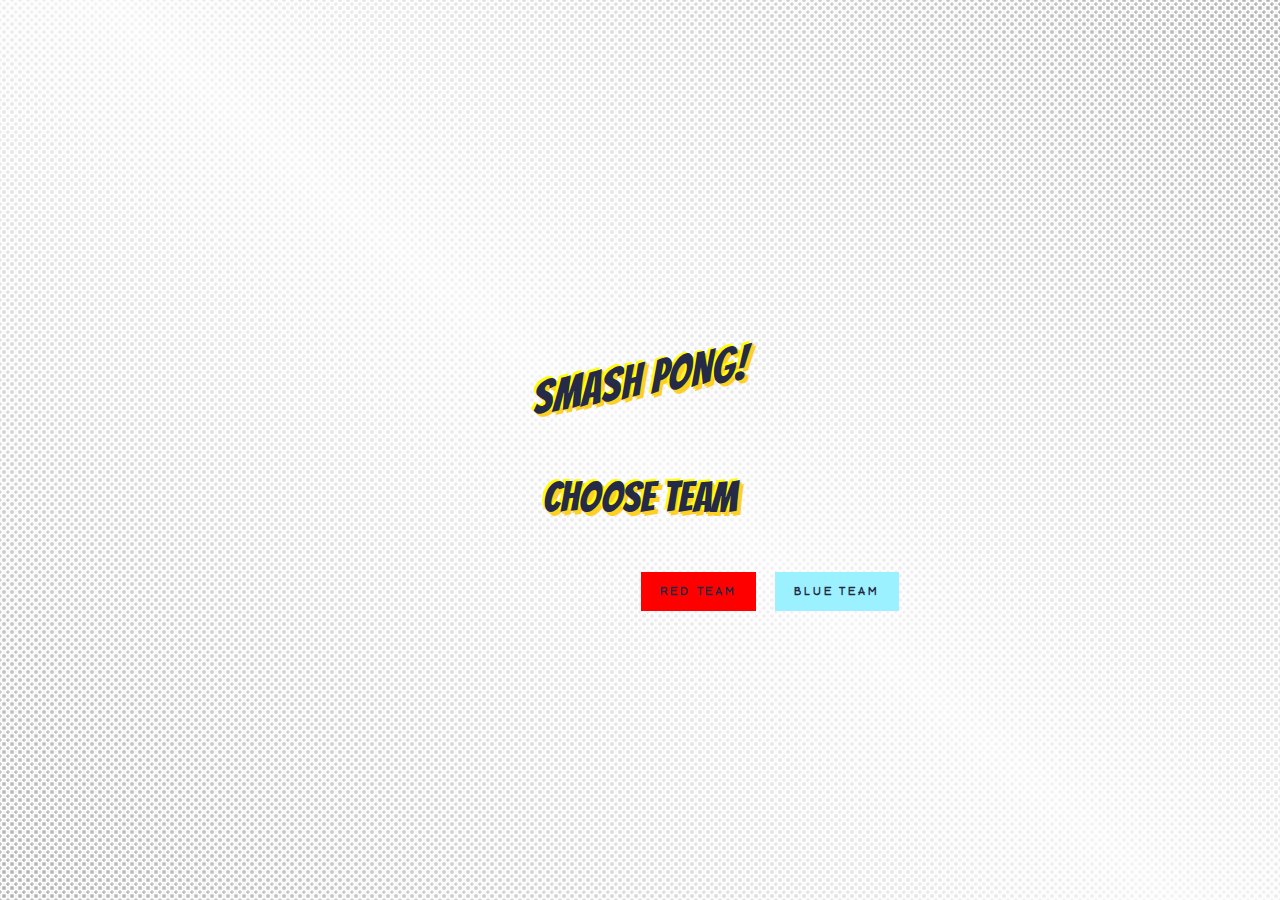
<file: projects/ponggame/index.html>
<!DOCTYPE HTML>
<!--
	Forty by HTML5 UP
	html5up.net | @ajlkn
	Free for personal and commercial use under the CCA 3.0 license (html5up.net/license)
-->
<html>

<head>
	<title>Forty by HTML5 UP</title>
	<meta charset="utf-8" />
	<meta name="viewport" content="width=device-width, initial-scale=1, user-scalable=no" />
	<!-- <link href="https://fonts.googleapis.com/css?family=Righteous" rel="stylesheet"> -->
<link href="https://fonts.googleapis.com/css?family=Bangers" rel="stylesheet">
<link href="https://fonts.googleapis.com/css?family=Happy+Monkey" rel="stylesheet">
	<!--[if lte IE 8]><script src="assets/js/ie/html5shiv.js"></script><![endif]-->
	<link rel="stylesheet" href="assets/css/main.css" />
	<link rel="stylesheet" href="assets/css/bootstrap.min.css" />
	<!--[if lte IE 9]><link rel="stylesheet" href="assets/css/ie9.css" /><![endif]-->
	<!--[if lte IE 8]><link rel="stylesheet" href="assets/css/ie8.css" /><![endif]-->
</head>

<body>

	<!-- Wrapper -->
	<div id="wrapper">

		<!-- Header -->
		<!-- Banner -->
		<section id="banner" class="major">
			<div class="inner">
				<header class="text-center">
					<!-- <span id="animated-text1">SMASH &nbsp</span>
					<span id="animated-text2">PONG.</span> -->
<h1 class="main-header font-comic">SMASH PONG!</h1>
					<br>
					<br>
<h3 class="font-comic">CHOOSE TEAM</h3>
				</header>
					<div class="container">
						<div class="text-center">
					<ul class="actions">
						<li><a href="http://bhavesh.xyz/projects/acc" class="button special red-button">RED TEAM</a></li>
						<li><a href="http://bhavesh.xyz/projects/acc" class="button special blue-button">BLUE TEAM</a></li>
					</ul>
					</div>
					</div>
				
			</div>
		</section>

		<!-- Main -->
		<!-- <div id="main">

			<div class="row">
				<div class="container">
					<div class="center">
				<ul class="actions">
					<li><a href="#" class="button special">Special</a></li>
					<li><a href="#" class="button">Default</a></li>
				</ul>
				</div>
				</div>

			
		</div> -->

		<!-- Contact -->
		<!-- <section id="contact">
			<div class="inner">
				<section>
					<form method="post" action="#">
						<div class="field half first">
							<label for="name">Name</label>
							<input type="text" name="name" id="name" />
						</div>
						<div class="field half">
							<label for="email">Email</label>
							<input type="text" name="email" id="email" />
						</div>
						<div class="field">
							<label for="message">Message</label>
							<textarea name="message" id="message" rows="6"></textarea>
						</div>
						<ul class="actions">
							<li><input type="submit" value="Send Message" class="special" /></li>
							<li><input type="reset" value="Clear" /></li>
						</ul>
					</form>
				</section>
				<section class="split">
					<section>
						<div class="contact-method">
							<span class="icon alt fa-envelope"></span>
							<h3>Email</h3>
							<a href="#">information@untitled.tld</a>
						</div>
					</section>
					<section>
						<div class="contact-method">
							<span class="icon alt fa-phone"></span>
							<h3>Phone</h3>
							<span>(000) 000-0000 x12387</span>
						</div>
					</section>
					<section>
						<div class="contact-method">
							<span class="icon alt fa-home"></span>
							<h3>Address</h3>
							<span>1234 Somewhere Road #5432<br />
										Nashville, TN 00000<br />
										United States of America</span>
						</div>
					</section>
				</section>
			</div>
		</section> -->

		<!-- Footer -->

	</div>

	<!-- Scripts -->
	<script src="assets/js/jquery.min.js"></script>
	<script src="assets/js/jquery.scrolly.min.js"></script>
	<script src="assets/js/jquery.scrollex.min.js"></script>
	<script src="assets/js/skel.min.js"></script>
	<script src="assets/js/util.js"></script>
	<!--[if lte IE 8]><script src="assets/js/ie/respond.min.js"></script><![endif]-->
	<script src="assets/js/main.js"></script>
	<script src="assets/js/anim.js"></script>

</body>

</html>
</file>
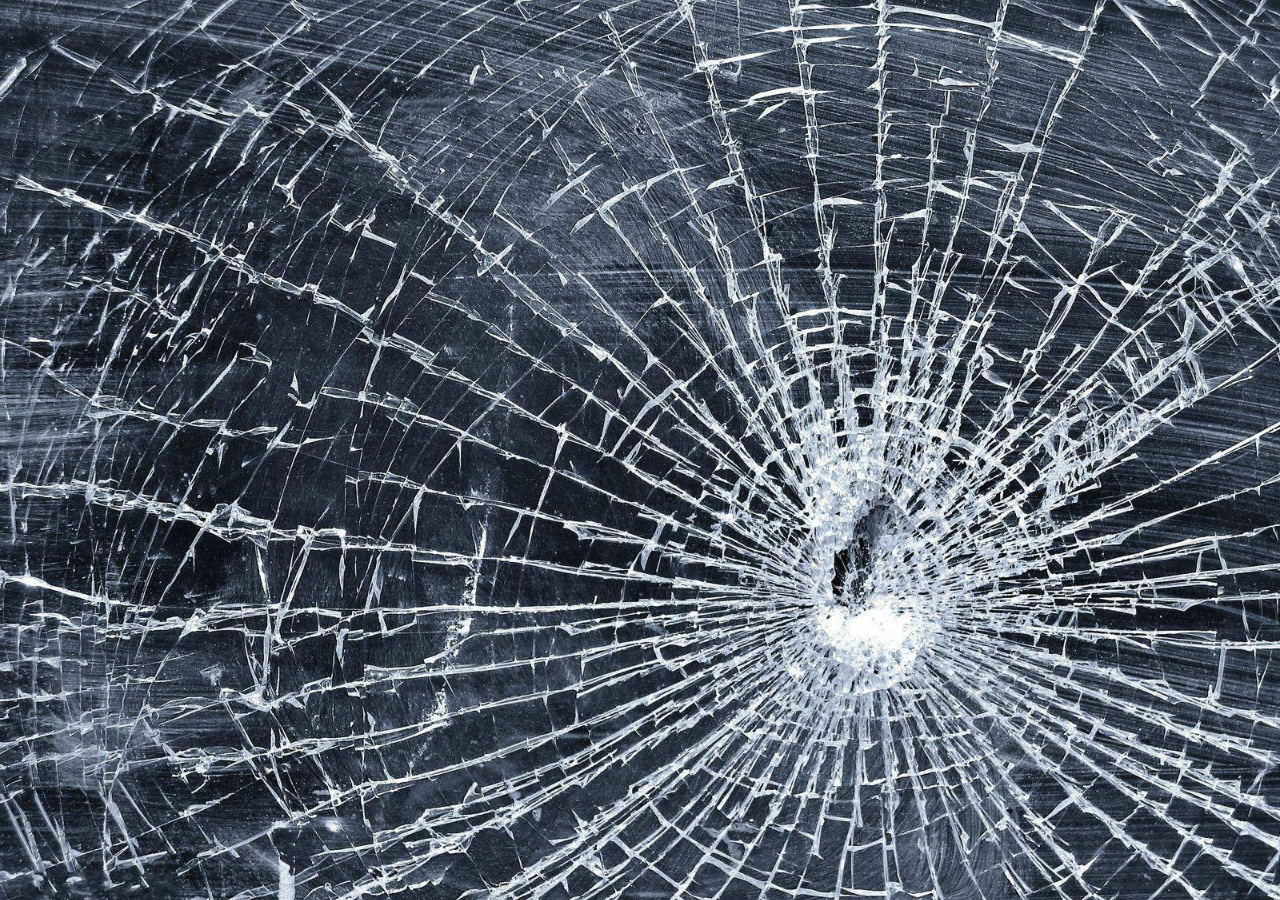
<file: projects/responsive-image/index.html>
<!DOCTYPE html>
 <html>
     <head>
     </head>
     <body>
     <style type="text/css">
		body, html {
    		height: 100%;
    		padding: 0px;
    		margin: 0px;
		}

		.bg {
			background-image: url("1.jpg");
			height: 100%; 
			background-position: center;
    		background-repeat: no-repeat;
    		background-size: cover;
		}
     </style>
     <div class="bg"></div>
     </body>
 </html>
</file>
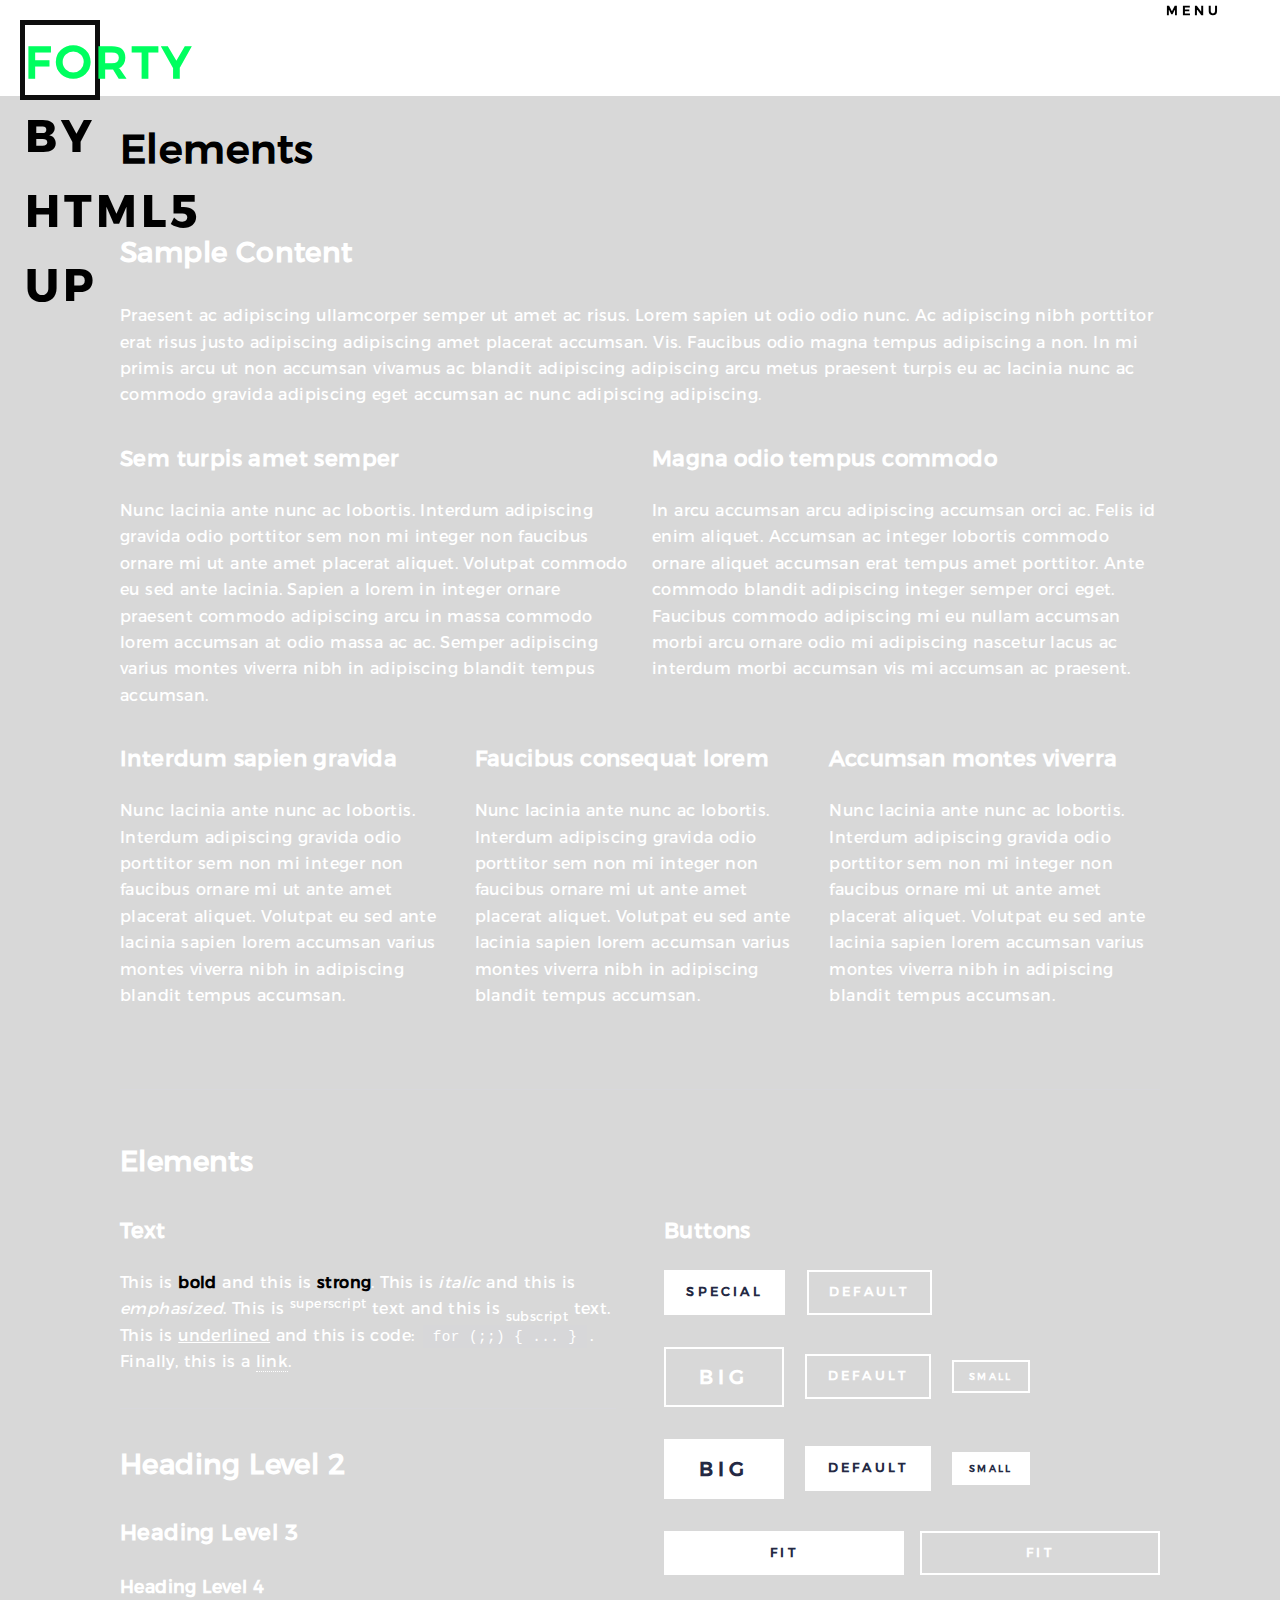
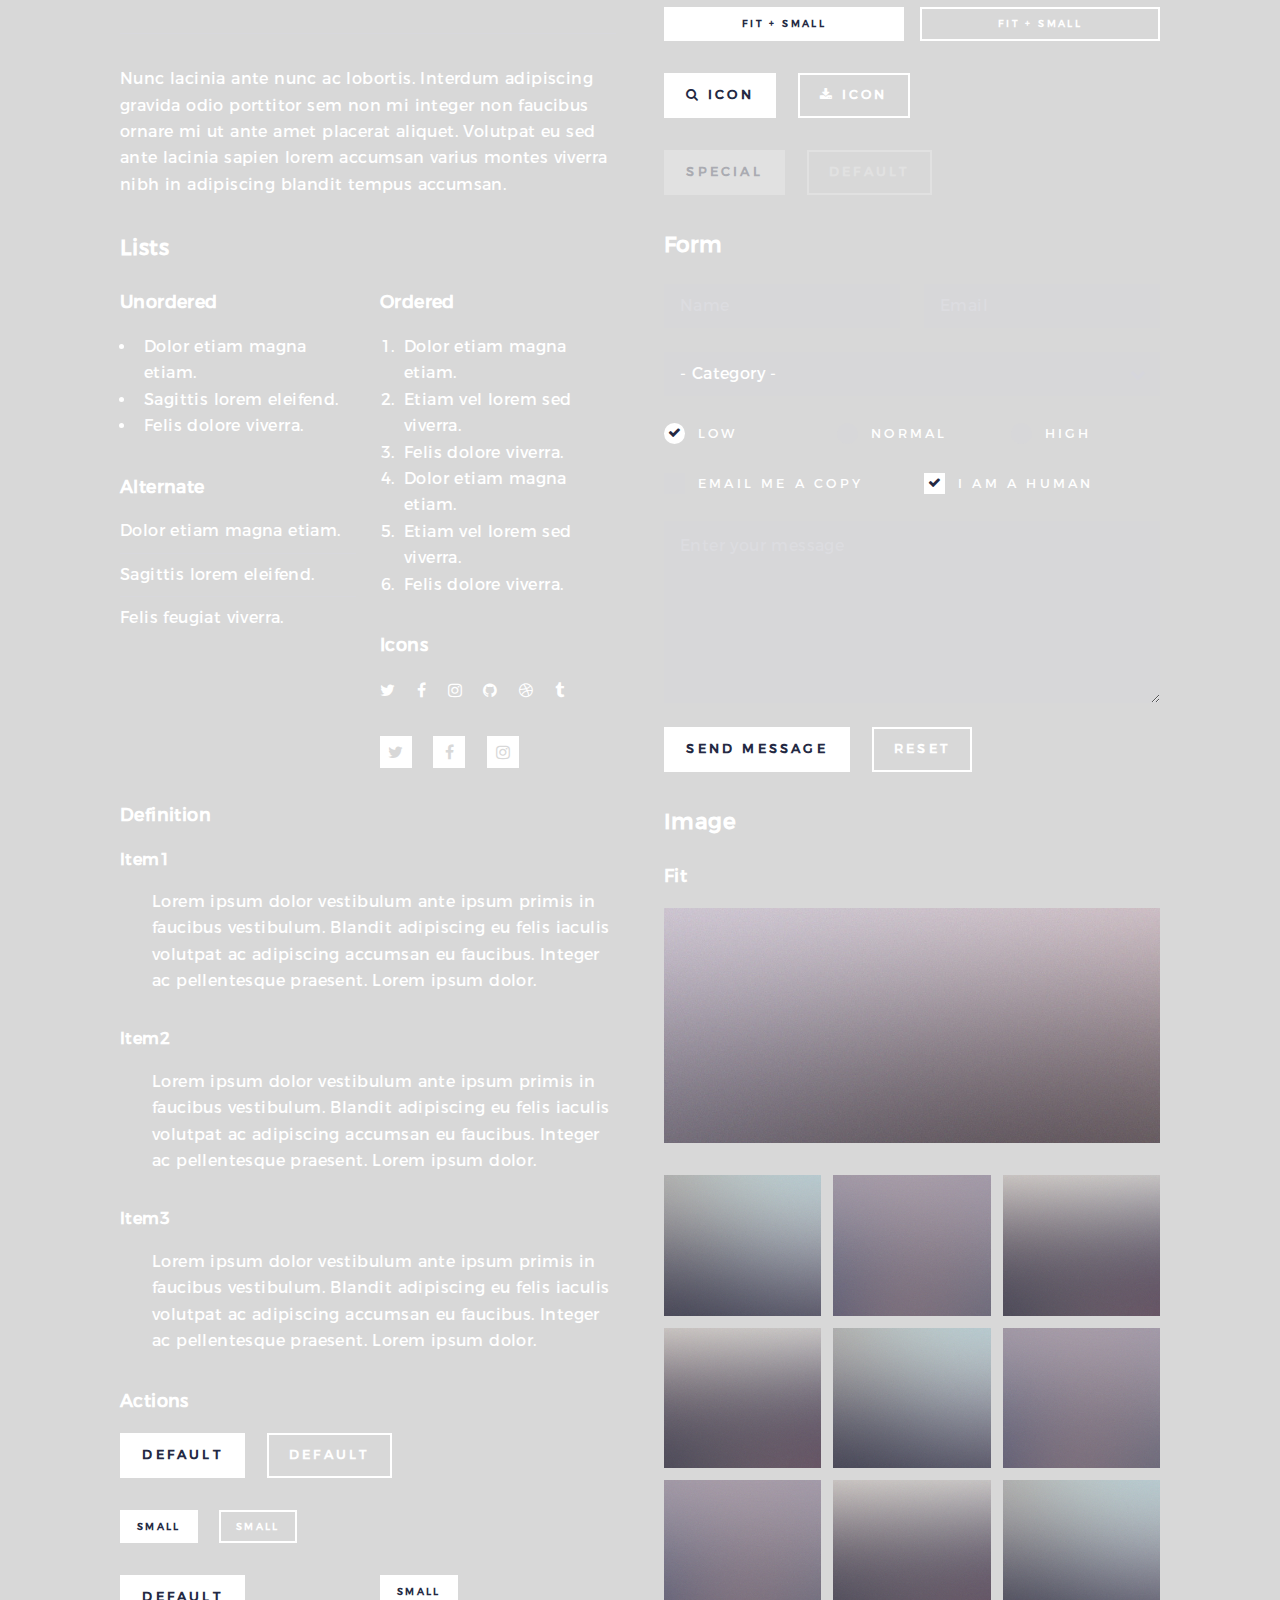
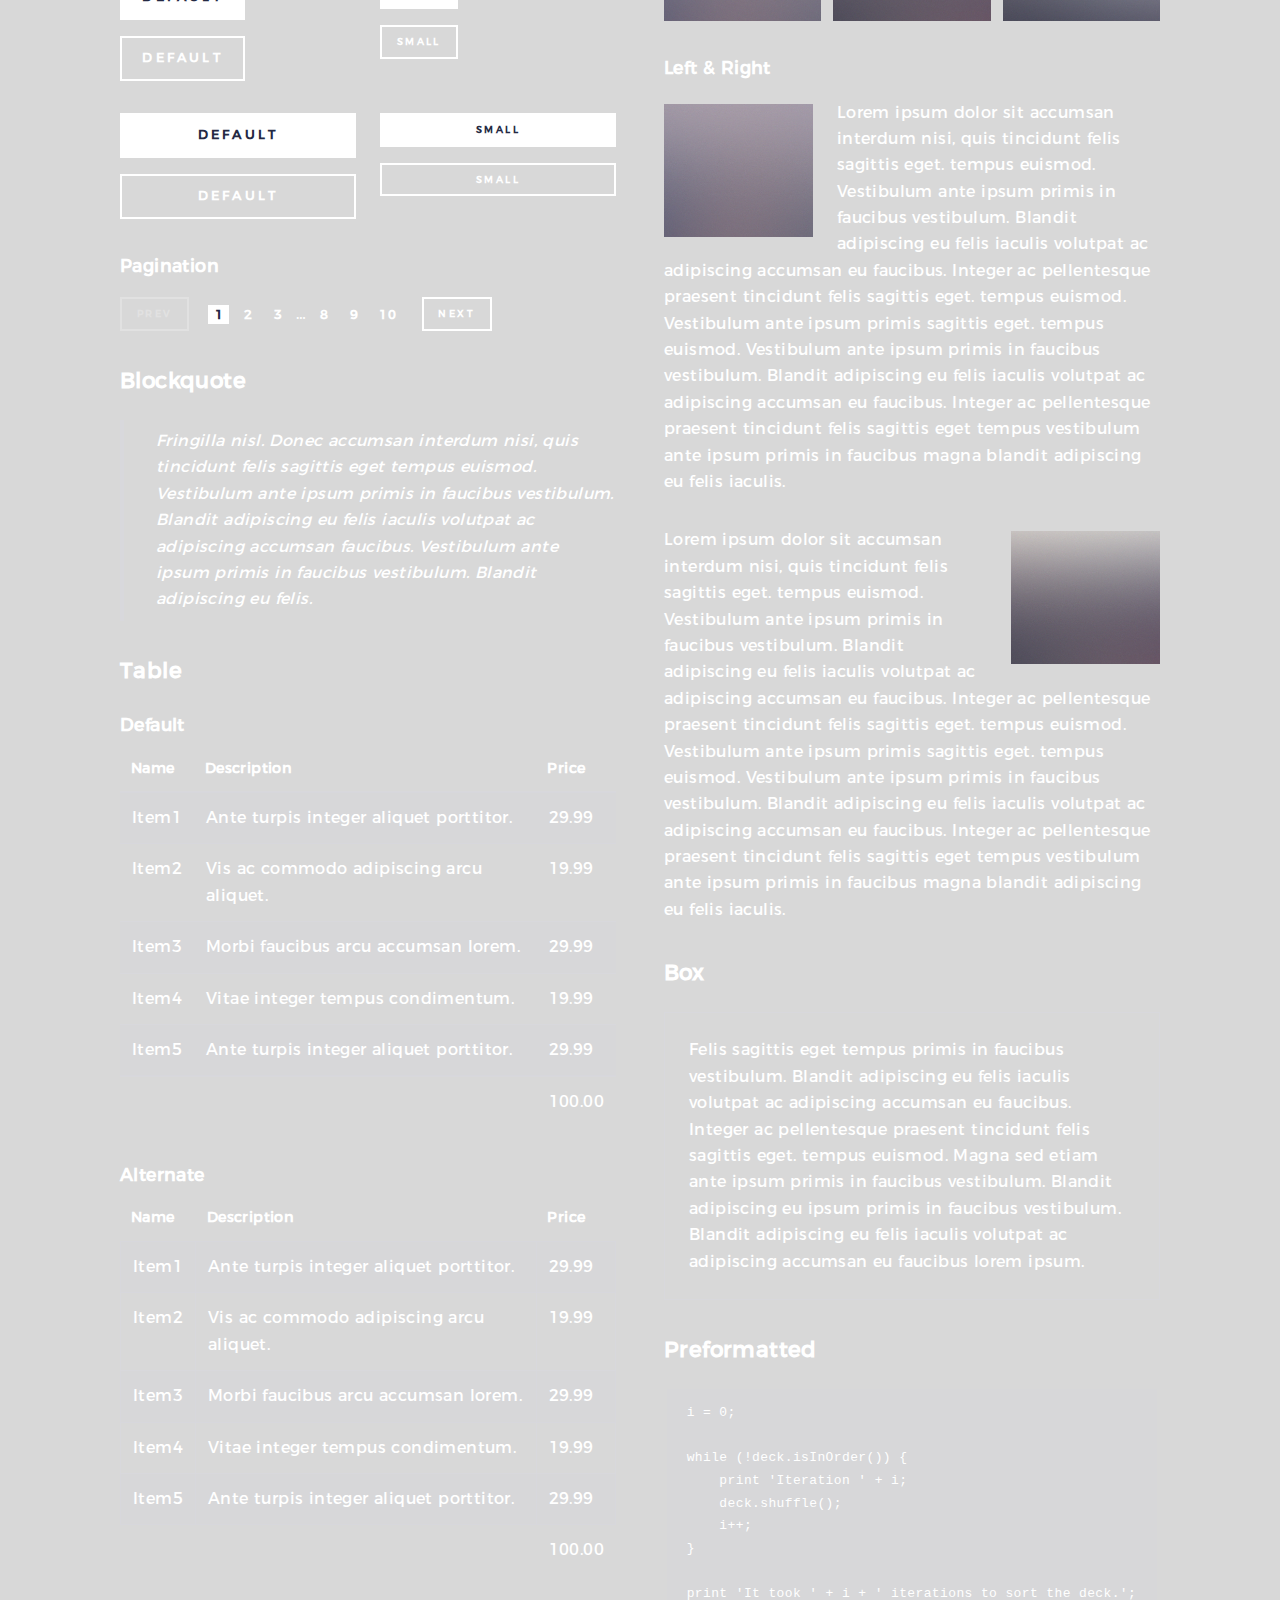
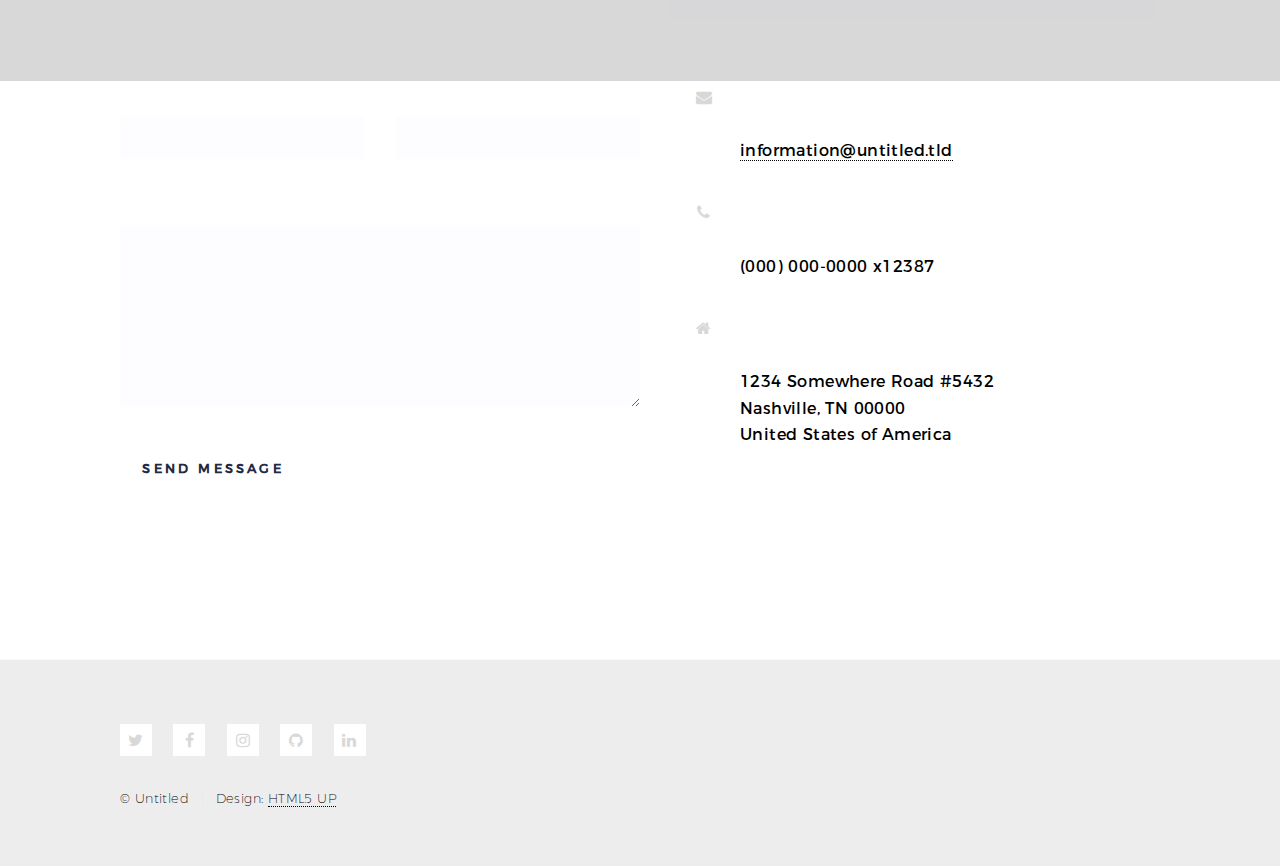
<file: elements.html>
<!DOCTYPE HTML>
<!--
	Forty by HTML5 UP
	html5up.net | @ajlkn
	Free for personal and commercial use under the CCA 3.0 license (html5up.net/license)
-->
<html>
	<head>
		<title>Elements - Forty by HTML5 UP</title>
		<meta charset="utf-8" />
		<meta name="viewport" content="width=device-width, initial-scale=1, user-scalable=no" />
		<!--[if lte IE 8]><script src="assets/js/ie/html5shiv.js"></script><![endif]-->
		<link rel="stylesheet" href="assets/css/main.css" />
		<!--[if lte IE 9]><link rel="stylesheet" href="assets/css/ie9.css" /><![endif]-->
		<!--[if lte IE 8]><link rel="stylesheet" href="assets/css/ie8.css" /><![endif]-->
	</head>
	<body>

		<!-- Wrapper -->
			<div id="wrapper">

				<!-- Header -->
					<header id="header">
						<a href="index.html" class="logo"><strong>Forty</strong> <span>by HTML5 UP</span></a>
						<nav>
							<a href="#menu">Menu</a>
						</nav>
					</header>

				<!-- Menu -->
					<nav id="menu">
						<ul class="links">
							<li><a href="index.html">Home</a></li>
							<li><a href="landing.html">Landing</a></li>
							<li><a href="generic.html">Generic</a></li>
							<li><a href="elements.html">Elements</a></li>
						</ul>
						<ul class="actions vertical">
							<li><a href="#" class="button special fit">Get Started</a></li>
							<li><a href="#" class="button fit">Log In</a></li>
						</ul>
					</nav>

				<!-- Main -->
					<div id="main" class="alt">

						<!-- One -->
							<section id="one">
								<div class="inner">
									<header class="major">
										<h1>Elements</h1>
									</header>

									<!-- Content -->
										<h2 id="content">Sample Content</h2>
										<p>Praesent ac adipiscing ullamcorper semper ut amet ac risus. Lorem sapien ut odio odio nunc. Ac adipiscing nibh porttitor erat risus justo adipiscing adipiscing amet placerat accumsan. Vis. Faucibus odio magna tempus adipiscing a non. In mi primis arcu ut non accumsan vivamus ac blandit adipiscing adipiscing arcu metus praesent turpis eu ac lacinia nunc ac commodo gravida adipiscing eget accumsan ac nunc adipiscing adipiscing.</p>
										<div class="row">
											<div class="6u 12u$(small)">
												<h3>Sem turpis amet semper</h3>
												<p>Nunc lacinia ante nunc ac lobortis. Interdum adipiscing gravida odio porttitor sem non mi integer non faucibus ornare mi ut ante amet placerat aliquet. Volutpat commodo eu sed ante lacinia. Sapien a lorem in integer ornare praesent commodo adipiscing arcu in massa commodo lorem accumsan at odio massa ac ac. Semper adipiscing varius montes viverra nibh in adipiscing blandit tempus accumsan.</p>
											</div>
											<div class="6u$ 12u$(small)">
												<h3>Magna odio tempus commodo</h3>
												<p>In arcu accumsan arcu adipiscing accumsan orci ac. Felis id enim aliquet. Accumsan ac integer lobortis commodo ornare aliquet accumsan erat tempus amet porttitor. Ante commodo blandit adipiscing integer semper orci eget. Faucibus commodo adipiscing mi eu nullam accumsan morbi arcu ornare odio mi adipiscing nascetur lacus ac interdum morbi accumsan vis mi accumsan ac praesent.</p>
											</div>
											<!-- Break -->
											<div class="4u 12u$(medium)">
												<h3>Interdum sapien gravida</h3>
												<p>Nunc lacinia ante nunc ac lobortis. Interdum adipiscing gravida odio porttitor sem non mi integer non faucibus ornare mi ut ante amet placerat aliquet. Volutpat eu sed ante lacinia sapien lorem accumsan varius montes viverra nibh in adipiscing blandit tempus accumsan.</p>
											</div>
											<div class="4u 12u$(medium)">
												<h3>Faucibus consequat lorem</h3>
												<p>Nunc lacinia ante nunc ac lobortis. Interdum adipiscing gravida odio porttitor sem non mi integer non faucibus ornare mi ut ante amet placerat aliquet. Volutpat eu sed ante lacinia sapien lorem accumsan varius montes viverra nibh in adipiscing blandit tempus accumsan.</p>
											</div>
											<div class="4u$ 12u$(medium)">
												<h3>Accumsan montes viverra</h3>
												<p>Nunc lacinia ante nunc ac lobortis. Interdum adipiscing gravida odio porttitor sem non mi integer non faucibus ornare mi ut ante amet placerat aliquet. Volutpat eu sed ante lacinia sapien lorem accumsan varius montes viverra nibh in adipiscing blandit tempus accumsan.</p>
											</div>
										</div>

									<hr class="major" />

									<!-- Elements -->
										<h2 id="elements">Elements</h2>
										<div class="row 200%">
											<div class="6u 12u$(medium)">

												<!-- Text stuff -->
													<h3>Text</h3>
													<p>This is <b>bold</b> and this is <strong>strong</strong>. This is <i>italic</i> and this is <em>emphasized</em>.
													This is <sup>superscript</sup> text and this is <sub>subscript</sub> text.
													This is <u>underlined</u> and this is code: <code>for (;;) { ... }</code>.
													Finally, this is a <a href="#">link</a>.</p>
													<hr />
													<h2>Heading Level 2</h2>
													<h3>Heading Level 3</h3>
													<h4>Heading Level 4</h4>
													<hr />
													<p>Nunc lacinia ante nunc ac lobortis. Interdum adipiscing gravida odio porttitor sem non mi integer non faucibus ornare mi ut ante amet placerat aliquet. Volutpat eu sed ante lacinia sapien lorem accumsan varius montes viverra nibh in adipiscing blandit tempus accumsan.</p>

												<!-- Lists -->
													<h3>Lists</h3>
													<div class="row">
														<div class="6u 12u$(small)">

															<h4>Unordered</h4>
															<ul>
																<li>Dolor etiam magna etiam.</li>
																<li>Sagittis lorem eleifend.</li>
																<li>Felis dolore viverra.</li>
															</ul>

															<h4>Alternate</h4>
															<ul class="alt">
																<li>Dolor etiam magna etiam.</li>
																<li>Sagittis lorem eleifend.</li>
																<li>Felis feugiat viverra.</li>
															</ul>

														</div>
														<div class="6u$ 12u$(small)">

															<h4>Ordered</h4>
															<ol>
																<li>Dolor etiam magna etiam.</li>
																<li>Etiam vel lorem sed viverra.</li>
																<li>Felis dolore viverra.</li>
																<li>Dolor etiam magna etiam.</li>
																<li>Etiam vel lorem sed viverra.</li>
																<li>Felis dolore viverra.</li>
															</ol>

															<h4>Icons</h4>
															<ul class="icons">
																<li><a href="#" class="icon fa-twitter"><span class="label">Twitter</span></a></li>
																<li><a href="#" class="icon fa-facebook"><span class="label">Facebook</span></a></li>
																<li><a href="#" class="icon fa-instagram"><span class="label">Instagram</span></a></li>
																<li><a href="#" class="icon fa-github"><span class="label">Github</span></a></li>
																<li><a href="#" class="icon fa-dribbble"><span class="label">Dribbble</span></a></li>
																<li><a href="#" class="icon fa-tumblr"><span class="label">Tumblr</span></a></li>
															</ul>
															<ul class="icons">
																<li><a href="#" class="icon alt fa-twitter"><span class="label">Twitter</span></a></li>
																<li><a href="#" class="icon alt fa-facebook"><span class="label">Facebook</span></a></li>
																<li><a href="#" class="icon alt fa-instagram"><span class="label">Instagram</span></a></li>
															</ul>

														</div>
													</div>
													<h4>Definition</h4>
													<dl>
														<dt>Item1</dt>
														<dd>
															<p>Lorem ipsum dolor vestibulum ante ipsum primis in faucibus vestibulum. Blandit adipiscing eu felis iaculis volutpat ac adipiscing accumsan eu faucibus. Integer ac pellentesque praesent. Lorem ipsum dolor.</p>
														</dd>
														<dt>Item2</dt>
														<dd>
															<p>Lorem ipsum dolor vestibulum ante ipsum primis in faucibus vestibulum. Blandit adipiscing eu felis iaculis volutpat ac adipiscing accumsan eu faucibus. Integer ac pellentesque praesent. Lorem ipsum dolor.</p>
														</dd>
														<dt>Item3</dt>
														<dd>
															<p>Lorem ipsum dolor vestibulum ante ipsum primis in faucibus vestibulum. Blandit adipiscing eu felis iaculis volutpat ac adipiscing accumsan eu faucibus. Integer ac pellentesque praesent. Lorem ipsum dolor.</p>
														</dd>
													</dl>

													<h4>Actions</h4>
													<ul class="actions">
														<li><a href="#" class="button special">Default</a></li>
														<li><a href="#" class="button">Default</a></li>
													</ul>
													<ul class="actions small">
														<li><a href="#" class="button special small">Small</a></li>
														<li><a href="#" class="button small">Small</a></li>
													</ul>
													<div class="row">
														<div class="6u 12u$(small)">
															<ul class="actions vertical">
																<li><a href="#" class="button special">Default</a></li>
																<li><a href="#" class="button">Default</a></li>
															</ul>
														</div>
														<div class="6u$ 12u$(small)">
															<ul class="actions vertical small">
																<li><a href="#" class="button special small">Small</a></li>
																<li><a href="#" class="button small">Small</a></li>
															</ul>
														</div>
														<div class="6u 12u$(small)">
															<ul class="actions vertical">
																<li><a href="#" class="button special fit">Default</a></li>
																<li><a href="#" class="button fit">Default</a></li>
															</ul>
														</div>
														<div class="6u$ 12u$(small)">
															<ul class="actions vertical small">
																<li><a href="#" class="button special small fit">Small</a></li>
																<li><a href="#" class="button small fit">Small</a></li>
															</ul>
														</div>
													</div>

													<h4>Pagination</h4>
													<ul class="pagination">
														<li><span class="button small disabled">Prev</span></li>
														<li><a href="#" class="page active">1</a></li>
														<li><a href="#" class="page">2</a></li>
														<li><a href="#" class="page">3</a></li>
														<li><span>&hellip;</span></li>
														<li><a href="#" class="page">8</a></li>
														<li><a href="#" class="page">9</a></li>
														<li><a href="#" class="page">10</a></li>
														<li><a href="#" class="button small">Next</a></li>
													</ul>

												<!-- Blockquote -->
													<h3>Blockquote</h3>
													<blockquote>Fringilla nisl. Donec accumsan interdum nisi, quis tincidunt felis sagittis eget tempus euismod. Vestibulum ante ipsum primis in faucibus vestibulum. Blandit adipiscing eu felis iaculis volutpat ac adipiscing accumsan faucibus. Vestibulum ante ipsum primis in faucibus vestibulum. Blandit adipiscing eu felis.</blockquote>

												<!-- Table -->
													<h3>Table</h3>

													<h4>Default</h4>
													<div class="table-wrapper">
														<table>
															<thead>
																<tr>
																	<th>Name</th>
																	<th>Description</th>
																	<th>Price</th>
																</tr>
															</thead>
															<tbody>
																<tr>
																	<td>Item1</td>
																	<td>Ante turpis integer aliquet porttitor.</td>
																	<td>29.99</td>
																</tr>
																<tr>
																	<td>Item2</td>
																	<td>Vis ac commodo adipiscing arcu aliquet.</td>
																	<td>19.99</td>
																</tr>
																<tr>
																	<td>Item3</td>
																	<td> Morbi faucibus arcu accumsan lorem.</td>
																	<td>29.99</td>
																</tr>
																<tr>
																	<td>Item4</td>
																	<td>Vitae integer tempus condimentum.</td>
																	<td>19.99</td>
																</tr>
																<tr>
																	<td>Item5</td>
																	<td>Ante turpis integer aliquet porttitor.</td>
																	<td>29.99</td>
																</tr>
															</tbody>
															<tfoot>
																<tr>
																	<td colspan="2"></td>
																	<td>100.00</td>
																</tr>
															</tfoot>
														</table>
													</div>

													<h4>Alternate</h4>
													<div class="table-wrapper">
														<table class="alt">
															<thead>
																<tr>
																	<th>Name</th>
																	<th>Description</th>
																	<th>Price</th>
																</tr>
															</thead>
															<tbody>
																<tr>
																	<td>Item1</td>
																	<td>Ante turpis integer aliquet porttitor.</td>
																	<td>29.99</td>
																</tr>
																<tr>
																	<td>Item2</td>
																	<td>Vis ac commodo adipiscing arcu aliquet.</td>
																	<td>19.99</td>
																</tr>
																<tr>
																	<td>Item3</td>
																	<td> Morbi faucibus arcu accumsan lorem.</td>
																	<td>29.99</td>
																</tr>
																<tr>
																	<td>Item4</td>
																	<td>Vitae integer tempus condimentum.</td>
																	<td>19.99</td>
																</tr>
																<tr>
																	<td>Item5</td>
																	<td>Ante turpis integer aliquet porttitor.</td>
																	<td>29.99</td>
																</tr>
															</tbody>
															<tfoot>
																<tr>
																	<td colspan="2"></td>
																	<td>100.00</td>
																</tr>
															</tfoot>
														</table>
													</div>

											</div>
											<div class="6u$ 12u$(medium)">

												<!-- Buttons -->
													<h3>Buttons</h3>
													<ul class="actions">
														<li><a href="#" class="button special">Special</a></li>
														<li><a href="#" class="button">Default</a></li>
													</ul>
													<ul class="actions">
														<li><a href="#" class="button big">Big</a></li>
														<li><a href="#" class="button">Default</a></li>
														<li><a href="#" class="button small">Small</a></li>
													</ul>
													<ul class="actions">
														<li><a href="#" class="button special big">Big</a></li>
														<li><a href="#" class="button special">Default</a></li>
														<li><a href="#" class="button special small">Small</a></li>
													</ul>
													<ul class="actions fit">
														<li><a href="#" class="button special fit">Fit</a></li>
														<li><a href="#" class="button fit">Fit</a></li>
													</ul>
													<ul class="actions fit small">
														<li><a href="#" class="button special fit small">Fit + Small</a></li>
														<li><a href="#" class="button fit small">Fit + Small</a></li>
													</ul>
													<ul class="actions">
														<li><a href="#" class="button special icon fa-search">Icon</a></li>
														<li><a href="#" class="button icon fa-download">Icon</a></li>
													</ul>
													<ul class="actions">
														<li><span class="button special disabled">Special</span></li>
														<li><span class="button disabled">Default</span></li>
													</ul>

												<!-- Form -->
													<h3>Form</h3>

													<form method="post" action="#">
														<div class="row uniform">
															<div class="6u 12u$(xsmall)">
																<input type="text" name="demo-name" id="demo-name" value="" placeholder="Name" />
															</div>
															<div class="6u$ 12u$(xsmall)">
																<input type="email" name="demo-email" id="demo-email" value="" placeholder="Email" />
															</div>
															<!-- Break -->
															<div class="12u$">
																<div class="select-wrapper">
																	<select name="demo-category" id="demo-category">
																		<option value="">- Category -</option>
																		<option value="1">Manufacturing</option>
																		<option value="1">Shipping</option>
																		<option value="1">Administration</option>
																		<option value="1">Human Resources</option>
																	</select>
																</div>
															</div>
															<!-- Break -->
															<div class="4u 12u$(small)">
																<input type="radio" id="demo-priority-low" name="demo-priority" checked>
																<label for="demo-priority-low">Low</label>
															</div>
															<div class="4u 12u$(small)">
																<input type="radio" id="demo-priority-normal" name="demo-priority">
																<label for="demo-priority-normal">Normal</label>
															</div>
															<div class="4u$ 12u$(small)">
																<input type="radio" id="demo-priority-high" name="demo-priority">
																<label for="demo-priority-high">High</label>
															</div>
															<!-- Break -->
															<div class="6u 12u$(small)">
																<input type="checkbox" id="demo-copy" name="demo-copy">
																<label for="demo-copy">Email me a copy</label>
															</div>
															<div class="6u$ 12u$(small)">
																<input type="checkbox" id="demo-human" name="demo-human" checked>
																<label for="demo-human">I am a human</label>
															</div>
															<!-- Break -->
															<div class="12u$">
																<textarea name="demo-message" id="demo-message" placeholder="Enter your message" rows="6"></textarea>
															</div>
															<!-- Break -->
															<div class="12u$">
																<ul class="actions">
																	<li><input type="submit" value="Send Message" class="special" /></li>
																	<li><input type="reset" value="Reset" /></li>
																</ul>
															</div>
														</div>
													</form>

												<!-- Image -->
													<h3>Image</h3>

													<h4>Fit</h4>
													<span class="image fit"><img src="images/pic03.jpg" alt="" /></span>
													<div class="box alt">
														<div class="row 50% uniform">
															<div class="4u"><span class="image fit"><img src="images/pic08.jpg" alt="" /></span></div>
															<div class="4u"><span class="image fit"><img src="images/pic09.jpg" alt="" /></span></div>
															<div class="4u$"><span class="image fit"><img src="images/pic10.jpg" alt="" /></span></div>
															<!-- Break -->
															<div class="4u"><span class="image fit"><img src="images/pic10.jpg" alt="" /></span></div>
															<div class="4u"><span class="image fit"><img src="images/pic08.jpg" alt="" /></span></div>
															<div class="4u$"><span class="image fit"><img src="images/pic09.jpg" alt="" /></span></div>
															<!-- Break -->
															<div class="4u"><span class="image fit"><img src="images/pic09.jpg" alt="" /></span></div>
															<div class="4u"><span class="image fit"><img src="images/pic10.jpg" alt="" /></span></div>
															<div class="4u$"><span class="image fit"><img src="images/pic08.jpg" alt="" /></span></div>
														</div>
													</div>

													<h4>Left &amp; Right</h4>
													<p><span class="image left"><img src="images/pic09.jpg" alt="" /></span>Lorem ipsum dolor sit accumsan interdum nisi, quis tincidunt felis sagittis eget. tempus euismod. Vestibulum ante ipsum primis in faucibus vestibulum. Blandit adipiscing eu felis iaculis volutpat ac adipiscing accumsan eu faucibus. Integer ac pellentesque praesent tincidunt felis sagittis eget. tempus euismod. Vestibulum ante ipsum primis sagittis eget. tempus euismod. Vestibulum ante ipsum primis in faucibus vestibulum. Blandit adipiscing eu felis iaculis volutpat ac adipiscing accumsan eu faucibus. Integer ac pellentesque praesent tincidunt felis sagittis eget tempus vestibulum ante ipsum primis in faucibus magna blandit adipiscing eu felis iaculis.</p>
													<p><span class="image right"><img src="images/pic10.jpg" alt="" /></span>Lorem ipsum dolor sit accumsan interdum nisi, quis tincidunt felis sagittis eget. tempus euismod. Vestibulum ante ipsum primis in faucibus vestibulum. Blandit adipiscing eu felis iaculis volutpat ac adipiscing accumsan eu faucibus. Integer ac pellentesque praesent tincidunt felis sagittis eget. tempus euismod. Vestibulum ante ipsum primis sagittis eget. tempus euismod. Vestibulum ante ipsum primis in faucibus vestibulum. Blandit adipiscing eu felis iaculis volutpat ac adipiscing accumsan eu faucibus. Integer ac pellentesque praesent tincidunt felis sagittis eget tempus vestibulum ante ipsum primis in faucibus magna blandit adipiscing eu felis iaculis.</p>

												<!-- Box -->
													<h3>Box</h3>
													<div class="box">
														<p>Felis sagittis eget tempus primis in faucibus vestibulum. Blandit adipiscing eu felis iaculis volutpat ac adipiscing accumsan eu faucibus. Integer ac pellentesque praesent tincidunt felis sagittis eget. tempus euismod. Magna sed etiam ante ipsum primis in faucibus vestibulum. Blandit adipiscing eu ipsum primis in faucibus vestibulum. Blandit adipiscing eu felis iaculis volutpat ac adipiscing accumsan eu faucibus lorem ipsum.</p>
													</div>

												<!-- Preformatted Code -->
													<h3>Preformatted</h3>
													<pre><code>i = 0;

while (!deck.isInOrder()) {
    print 'Iteration ' + i;
    deck.shuffle();
    i++;
}

print 'It took ' + i + ' iterations to sort the deck.';
</code></pre>

											</div>
										</div>

								</div>
							</section>

					</div>

				<!-- Contact -->
					<section id="contact">
						<div class="inner">
							<section>
								<form method="post" action="#">
									<div class="field half first">
										<label for="name">Name</label>
										<input type="text" name="name" id="name" />
									</div>
									<div class="field half">
										<label for="email">Email</label>
										<input type="text" name="email" id="email" />
									</div>
									<div class="field">
										<label for="message">Message</label>
										<textarea name="message" id="message" rows="6"></textarea>
									</div>
									<ul class="actions">
										<li><input type="submit" value="Send Message" class="special" /></li>
										<li><input type="reset" value="Clear" /></li>
									</ul>
								</form>
							</section>
							<section class="split">
								<section>
									<div class="contact-method">
										<span class="icon alt fa-envelope"></span>
										<h3>Email</h3>
										<a href="#">information@untitled.tld</a>
									</div>
								</section>
								<section>
									<div class="contact-method">
										<span class="icon alt fa-phone"></span>
										<h3>Phone</h3>
										<span>(000) 000-0000 x12387</span>
									</div>
								</section>
								<section>
									<div class="contact-method">
										<span class="icon alt fa-home"></span>
										<h3>Address</h3>
										<span>1234 Somewhere Road #5432<br />
										Nashville, TN 00000<br />
										United States of America</span>
									</div>
								</section>
							</section>
						</div>
					</section>

				<!-- Footer -->
					<footer id="footer">
						<div class="inner">
							<ul class="icons">
								<li><a href="#" class="icon alt fa-twitter"><span class="label">Twitter</span></a></li>
								<li><a href="#" class="icon alt fa-facebook"><span class="label">Facebook</span></a></li>
								<li><a href="#" class="icon alt fa-instagram"><span class="label">Instagram</span></a></li>
								<li><a href="#" class="icon alt fa-github"><span class="label">GitHub</span></a></li>
								<li><a href="#" class="icon alt fa-linkedin"><span class="label">LinkedIn</span></a></li>
							</ul>
							<ul class="copyright">
								<li>&copy; Untitled</li><li>Design: <a href="https://html5up.net">HTML5 UP</a></li>
							</ul>
						</div>
					</footer>

			</div>

		<!-- Scripts -->
			<script src="assets/js/jquery.min.js"></script>
			<script src="assets/js/jquery.scrolly.min.js"></script>
			<script src="assets/js/jquery.scrollex.min.js"></script>
			<script src="assets/js/skel.min.js"></script>
			<script src="assets/js/util.js"></script>
			<!--[if lte IE 8]><script src="assets/js/ie/respond.min.js"></script><![endif]-->
			<script src="assets/js/main.js"></script>

	</body>
</html>
</file>
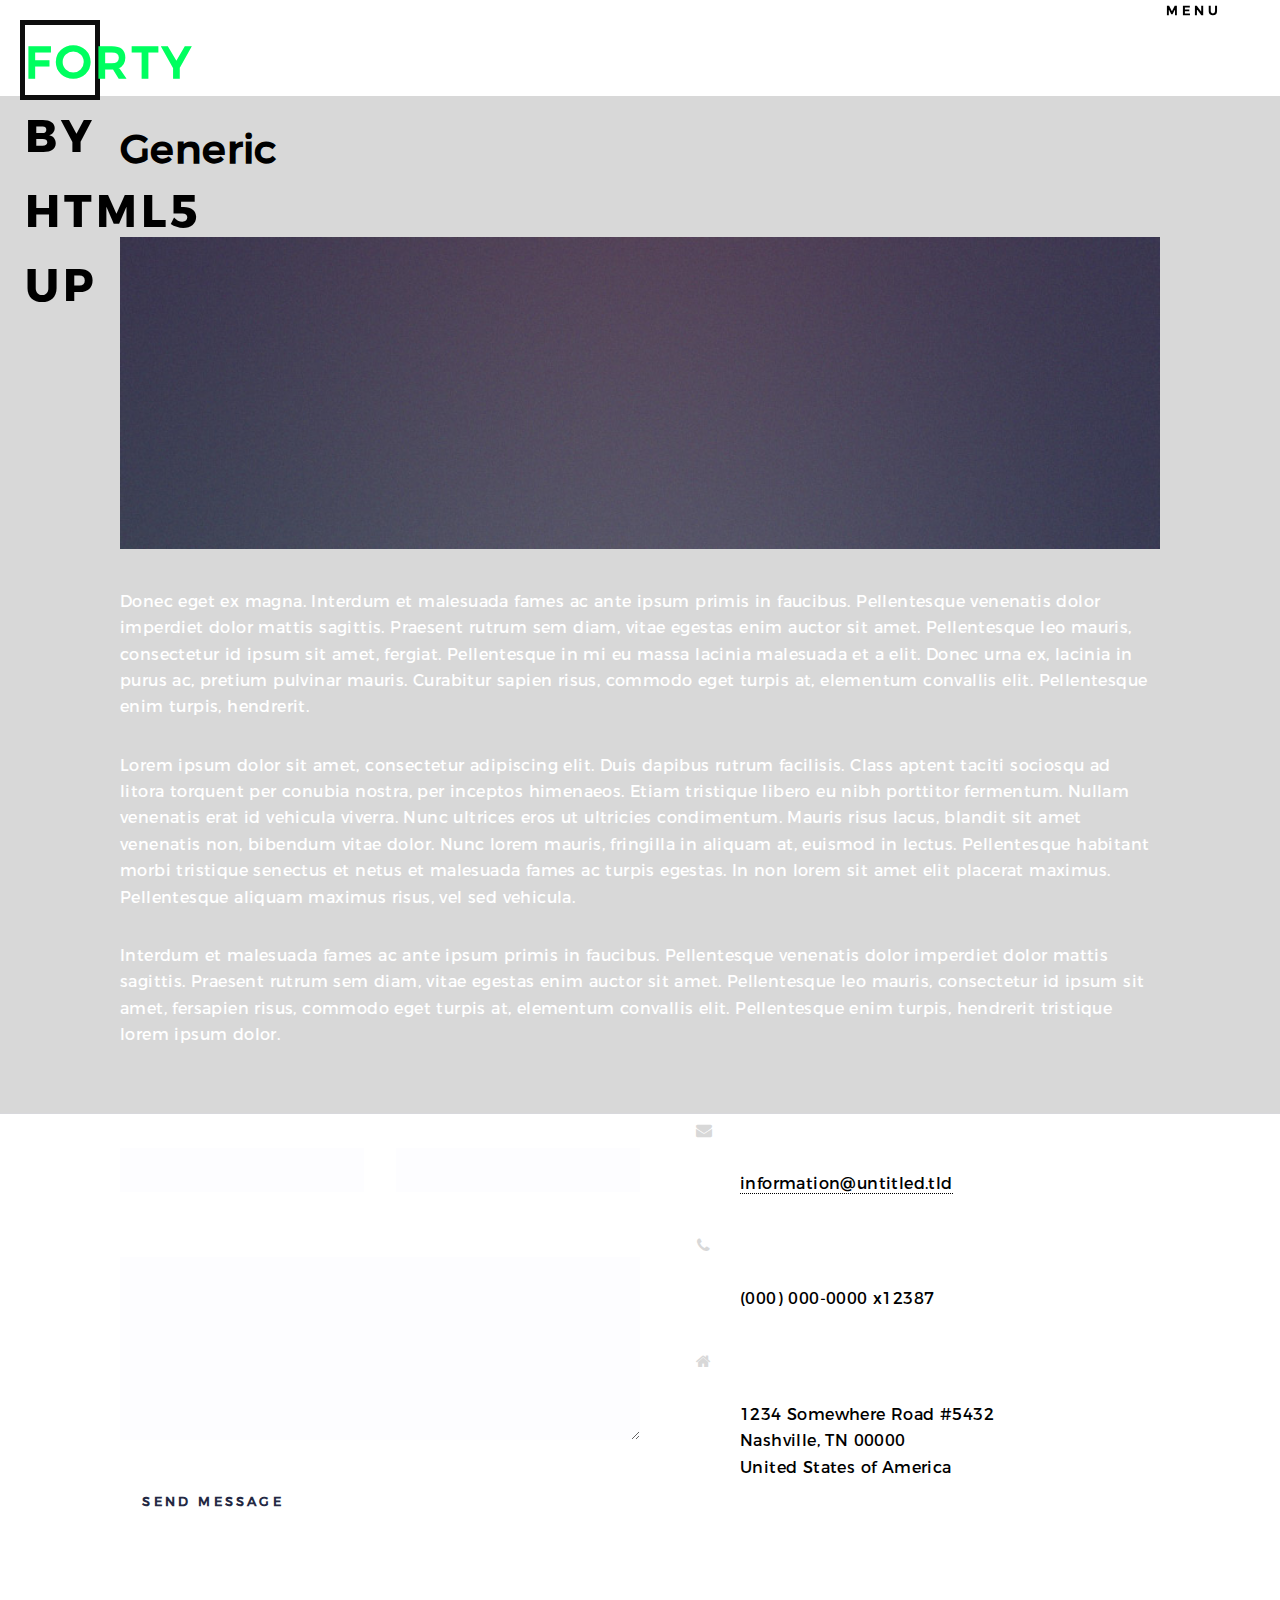
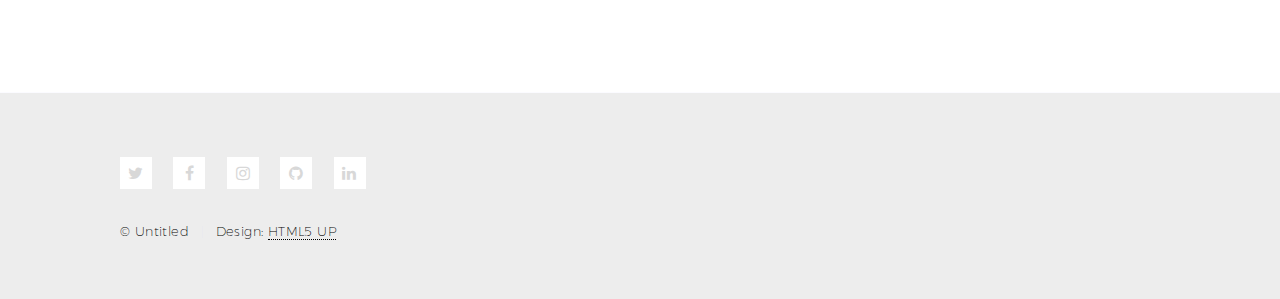
<file: generic.html>
<!DOCTYPE HTML>
<!--
	Forty by HTML5 UP
	html5up.net | @ajlkn
	Free for personal and commercial use under the CCA 3.0 license (html5up.net/license)
-->
<html>
	<head>
		<title>Generic - Forty by HTML5 UP</title>
		<meta charset="utf-8" />
		<meta name="viewport" content="width=device-width, initial-scale=1, user-scalable=no" />
		<!--[if lte IE 8]><script src="assets/js/ie/html5shiv.js"></script><![endif]-->
		<link rel="stylesheet" href="assets/css/main.css" />
		<!--[if lte IE 9]><link rel="stylesheet" href="assets/css/ie9.css" /><![endif]-->
		<!--[if lte IE 8]><link rel="stylesheet" href="assets/css/ie8.css" /><![endif]-->
	</head>
	<body>

		<!-- Wrapper -->
			<div id="wrapper">

				<!-- Header -->
					<header id="header">
						<a href="index.html" class="logo"><strong>Forty</strong> <span>by HTML5 UP</span></a>
						<nav>
							<a href="#menu">Menu</a>
						</nav>
					</header>

				<!-- Menu -->
					<nav id="menu">
						<ul class="links">
							<li><a href="index.html">Home</a></li>
							<li><a href="landing.html">Landing</a></li>
							<li><a href="generic.html">Generic</a></li>
							<li><a href="elements.html">Elements</a></li>
						</ul>
						<ul class="actions vertical">
							<li><a href="#" class="button special fit">Get Started</a></li>
							<li><a href="#" class="button fit">Log In</a></li>
						</ul>
					</nav>

				<!-- Main -->
					<div id="main" class="alt">

						<!-- One -->
							<section id="one">
								<div class="inner">
									<header class="major">
										<h1>Generic</h1>
									</header>
									<span class="image main"><img src="images/pic11.jpg" alt="" /></span>
									<p>Donec eget ex magna. Interdum et malesuada fames ac ante ipsum primis in faucibus. Pellentesque venenatis dolor imperdiet dolor mattis sagittis. Praesent rutrum sem diam, vitae egestas enim auctor sit amet. Pellentesque leo mauris, consectetur id ipsum sit amet, fergiat. Pellentesque in mi eu massa lacinia malesuada et a elit. Donec urna ex, lacinia in purus ac, pretium pulvinar mauris. Curabitur sapien risus, commodo eget turpis at, elementum convallis elit. Pellentesque enim turpis, hendrerit.</p>
									<p>Lorem ipsum dolor sit amet, consectetur adipiscing elit. Duis dapibus rutrum facilisis. Class aptent taciti sociosqu ad litora torquent per conubia nostra, per inceptos himenaeos. Etiam tristique libero eu nibh porttitor fermentum. Nullam venenatis erat id vehicula viverra. Nunc ultrices eros ut ultricies condimentum. Mauris risus lacus, blandit sit amet venenatis non, bibendum vitae dolor. Nunc lorem mauris, fringilla in aliquam at, euismod in lectus. Pellentesque habitant morbi tristique senectus et netus et malesuada fames ac turpis egestas. In non lorem sit amet elit placerat maximus. Pellentesque aliquam maximus risus, vel sed vehicula.</p>
									<p>Interdum et malesuada fames ac ante ipsum primis in faucibus. Pellentesque venenatis dolor imperdiet dolor mattis sagittis. Praesent rutrum sem diam, vitae egestas enim auctor sit amet. Pellentesque leo mauris, consectetur id ipsum sit amet, fersapien risus, commodo eget turpis at, elementum convallis elit. Pellentesque enim turpis, hendrerit tristique lorem ipsum dolor.</p>
								</div>
							</section>

					</div>

				<!-- Contact -->
					<section id="contact">
						<div class="inner">
							<section>
								<form method="post" action="#">
									<div class="field half first">
										<label for="name">Name</label>
										<input type="text" name="name" id="name" />
									</div>
									<div class="field half">
										<label for="email">Email</label>
										<input type="text" name="email" id="email" />
									</div>
									<div class="field">
										<label for="message">Message</label>
										<textarea name="message" id="message" rows="6"></textarea>
									</div>
									<ul class="actions">
										<li><input type="submit" value="Send Message" class="special" /></li>
										<li><input type="reset" value="Clear" /></li>
									</ul>
								</form>
							</section>
							<section class="split">
								<section>
									<div class="contact-method">
										<span class="icon alt fa-envelope"></span>
										<h3>Email</h3>
										<a href="#">information@untitled.tld</a>
									</div>
								</section>
								<section>
									<div class="contact-method">
										<span class="icon alt fa-phone"></span>
										<h3>Phone</h3>
										<span>(000) 000-0000 x12387</span>
									</div>
								</section>
								<section>
									<div class="contact-method">
										<span class="icon alt fa-home"></span>
										<h3>Address</h3>
										<span>1234 Somewhere Road #5432<br />
										Nashville, TN 00000<br />
										United States of America</span>
									</div>
								</section>
							</section>
						</div>
					</section>

				<!-- Footer -->
					<footer id="footer">
						<div class="inner">
							<ul class="icons">
								<li><a href="#" class="icon alt fa-twitter"><span class="label">Twitter</span></a></li>
								<li><a href="#" class="icon alt fa-facebook"><span class="label">Facebook</span></a></li>
								<li><a href="#" class="icon alt fa-instagram"><span class="label">Instagram</span></a></li>
								<li><a href="#" class="icon alt fa-github"><span class="label">GitHub</span></a></li>
								<li><a href="#" class="icon alt fa-linkedin"><span class="label">LinkedIn</span></a></li>
							</ul>
							<ul class="copyright">
								<li>&copy; Untitled</li><li>Design: <a href="https://html5up.net">HTML5 UP</a></li>
							</ul>
						</div>
					</footer>

			</div>

		<!-- Scripts -->
			<script src="assets/js/jquery.min.js"></script>
			<script src="assets/js/jquery.scrolly.min.js"></script>
			<script src="assets/js/jquery.scrollex.min.js"></script>
			<script src="assets/js/skel.min.js"></script>
			<script src="assets/js/util.js"></script>
			<!--[if lte IE 8]><script src="assets/js/ie/respond.min.js"></script><![endif]-->
			<script src="assets/js/main.js"></script>

	</body>
</html>
</file>
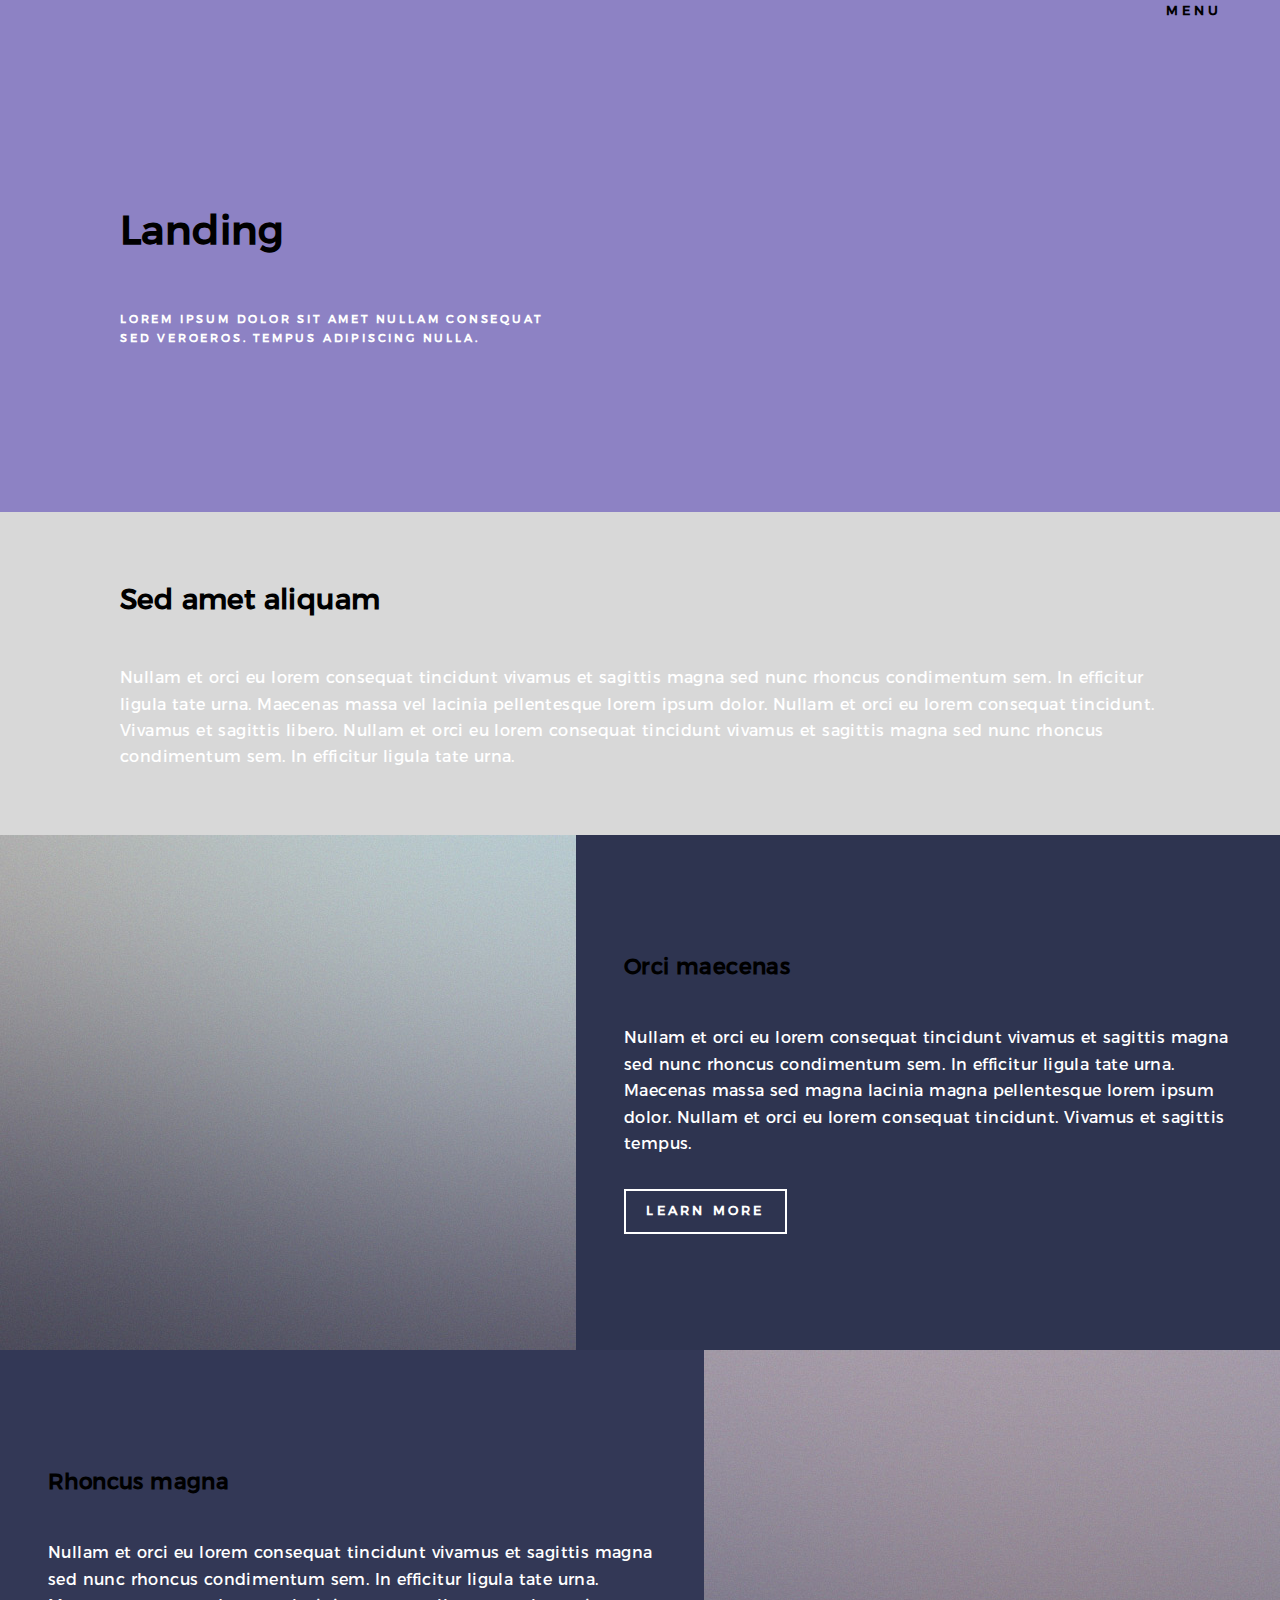
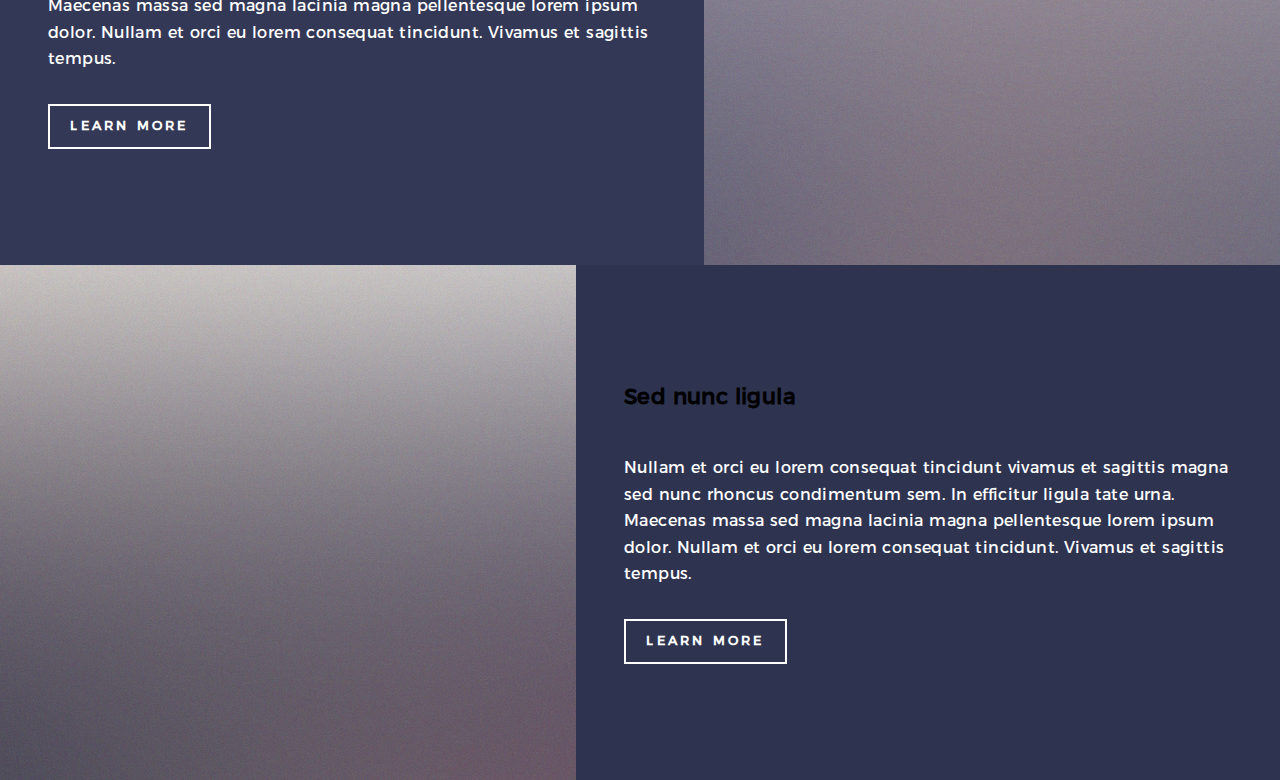
<file: landing.html>
<!DOCTYPE HTML>
<!--
	Forty by HTML5 UP
	html5up.net | @ajlkn
	Free for personal and commercial use under the CCA 3.0 license (html5up.net/license)
-->
<html>
	<head>
		<title>Landing - Forty by HTML5 UP</title>
		<meta charset="utf-8" />
		<meta name="viewport" content="width=device-width, initial-scale=1, user-scalable=no" />
		<!--[if lte IE 8]><script src="assets/js/ie/html5shiv.js"></script><![endif]-->
		<link rel="stylesheet" href="assets/css/main.css" />
		<!--[if lte IE 9]><link rel="stylesheet" href="assets/css/ie9.css" /><![endif]-->
		<!--[if lte IE 8]><link rel="stylesheet" href="assets/css/ie8.css" /><![endif]-->
	</head>
	<body>

		<!-- Wrapper -->
			<div id="wrapper">

				<!-- Header -->
				<!-- Note: The "styleN" class below should match that of the banner element. -->
					<header id="header" class="alt style2">
						
						<nav>
							<a href="#menu">Menu</a>
						</nav>
					</header>

				<!-- Menu -->
					<nav id="menu">
						<ul class="links">
							<li><a href="index.html">Home</a></li>
							<li><a href="landing.html">Landing</a></li>
							<li><a href="generic.html">Generic</a></li>
							<li><a href="elements.html">Elements</a></li>
						</ul>
						<ul class="actions vertical">
							<li><a href="#" class="button special fit">Get Started</a></li>
							<li><a href="#" class="button fit">Log In</a></li>
						</ul>
					</nav>

				<!-- Banner -->
				<!-- Note: The "styleN" class below should match that of the header element. -->
					<section id="banner" class="style2">
						<div class="inner">
							<span class="image">
								<img src="images/pic07.jpg" alt="" />
							</span>
							<header class="major">
								<h1>Landing</h1>
							</header>
							<div class="content">
								<p>Lorem ipsum dolor sit amet nullam consequat<br />
								sed veroeros. tempus adipiscing nulla.</p>
							</div>
						</div>
					</section>

				<!-- Main -->
					<div id="main">

						<!-- One -->
							<section id="one">
								<div class="inner">
									<header class="major">
										<h2>Sed amet aliquam</h2>
									</header>
									<p>Nullam et orci eu lorem consequat tincidunt vivamus et sagittis magna sed nunc rhoncus condimentum sem. In efficitur ligula tate urna. Maecenas massa vel lacinia pellentesque lorem ipsum dolor. Nullam et orci eu lorem consequat tincidunt. Vivamus et sagittis libero. Nullam et orci eu lorem consequat tincidunt vivamus et sagittis magna sed nunc rhoncus condimentum sem. In efficitur ligula tate urna.</p>
								</div>
							</section>

						<!-- Two -->
							<section id="two" class="spotlights">
								<section>
									<a href="generic.html" class="image">
										<img src="images/pic08.jpg" alt="" data-position="center center" />
									</a>
									<div class="content">
										<div class="inner">
											<header class="major">
												<h3>Orci maecenas</h3>
											</header>
											<p>Nullam et orci eu lorem consequat tincidunt vivamus et sagittis magna sed nunc rhoncus condimentum sem. In efficitur ligula tate urna. Maecenas massa sed magna lacinia magna pellentesque lorem ipsum dolor. Nullam et orci eu lorem consequat tincidunt. Vivamus et sagittis tempus.</p>
											<ul class="actions">
												<li><a href="generic.html" class="button">Learn more</a></li>
											</ul>
										</div>
									</div>
								</section>
								<section>
									<a href="generic.html" class="image">
										<img src="images/pic09.jpg" alt="" data-position="top center" />
									</a>
									<div class="content">
										<div class="inner">
											<header class="major">
												<h3>Rhoncus magna</h3>
											</header>
											<p>Nullam et orci eu lorem consequat tincidunt vivamus et sagittis magna sed nunc rhoncus condimentum sem. In efficitur ligula tate urna. Maecenas massa sed magna lacinia magna pellentesque lorem ipsum dolor. Nullam et orci eu lorem consequat tincidunt. Vivamus et sagittis tempus.</p>
											<ul class="actions">
												<li><a href="generic.html" class="button">Learn more</a></li>
											</ul>
										</div>
									</div>
								</section>
								<section>
									<a href="generic.html" class="image">
										<img src="images/pic10.jpg" alt="" data-position="25% 25%" />
									</a>
									<div class="content">
										<div class="inner">
											<header class="major">
												<h3>Sed nunc ligula</h3>
											</header>
											<p>Nullam et orci eu lorem consequat tincidunt vivamus et sagittis magna sed nunc rhoncus condimentum sem. In efficitur ligula tate urna. Maecenas massa sed magna lacinia magna pellentesque lorem ipsum dolor. Nullam et orci eu lorem consequat tincidunt. Vivamus et sagittis tempus.</p>
											<ul class="actions">
												<li><a href="generic.html" class="button">Learn more</a></li>
											</ul>
										</div>
									</div>
								</section>
							</section>

						<!-- Three -->
							

					</div>

				<!-- Contact -->
					

				<!-- Footer -->
					

			</div>

		<!-- Scripts -->
			<script src="assets/js/jquery.min.js"></script>
			<script src="assets/js/jquery.scrolly.min.js"></script>
			<script src="assets/js/jquery.scrollex.min.js"></script>
			<script src="assets/js/skel.min.js"></script>
			<script src="assets/js/util.js"></script>
			<!--[if lte IE 8]><script src="assets/js/ie/respond.min.js"></script><![endif]-->
			<script src="assets/js/main.js"></script>

	</body>
</html>
</file>
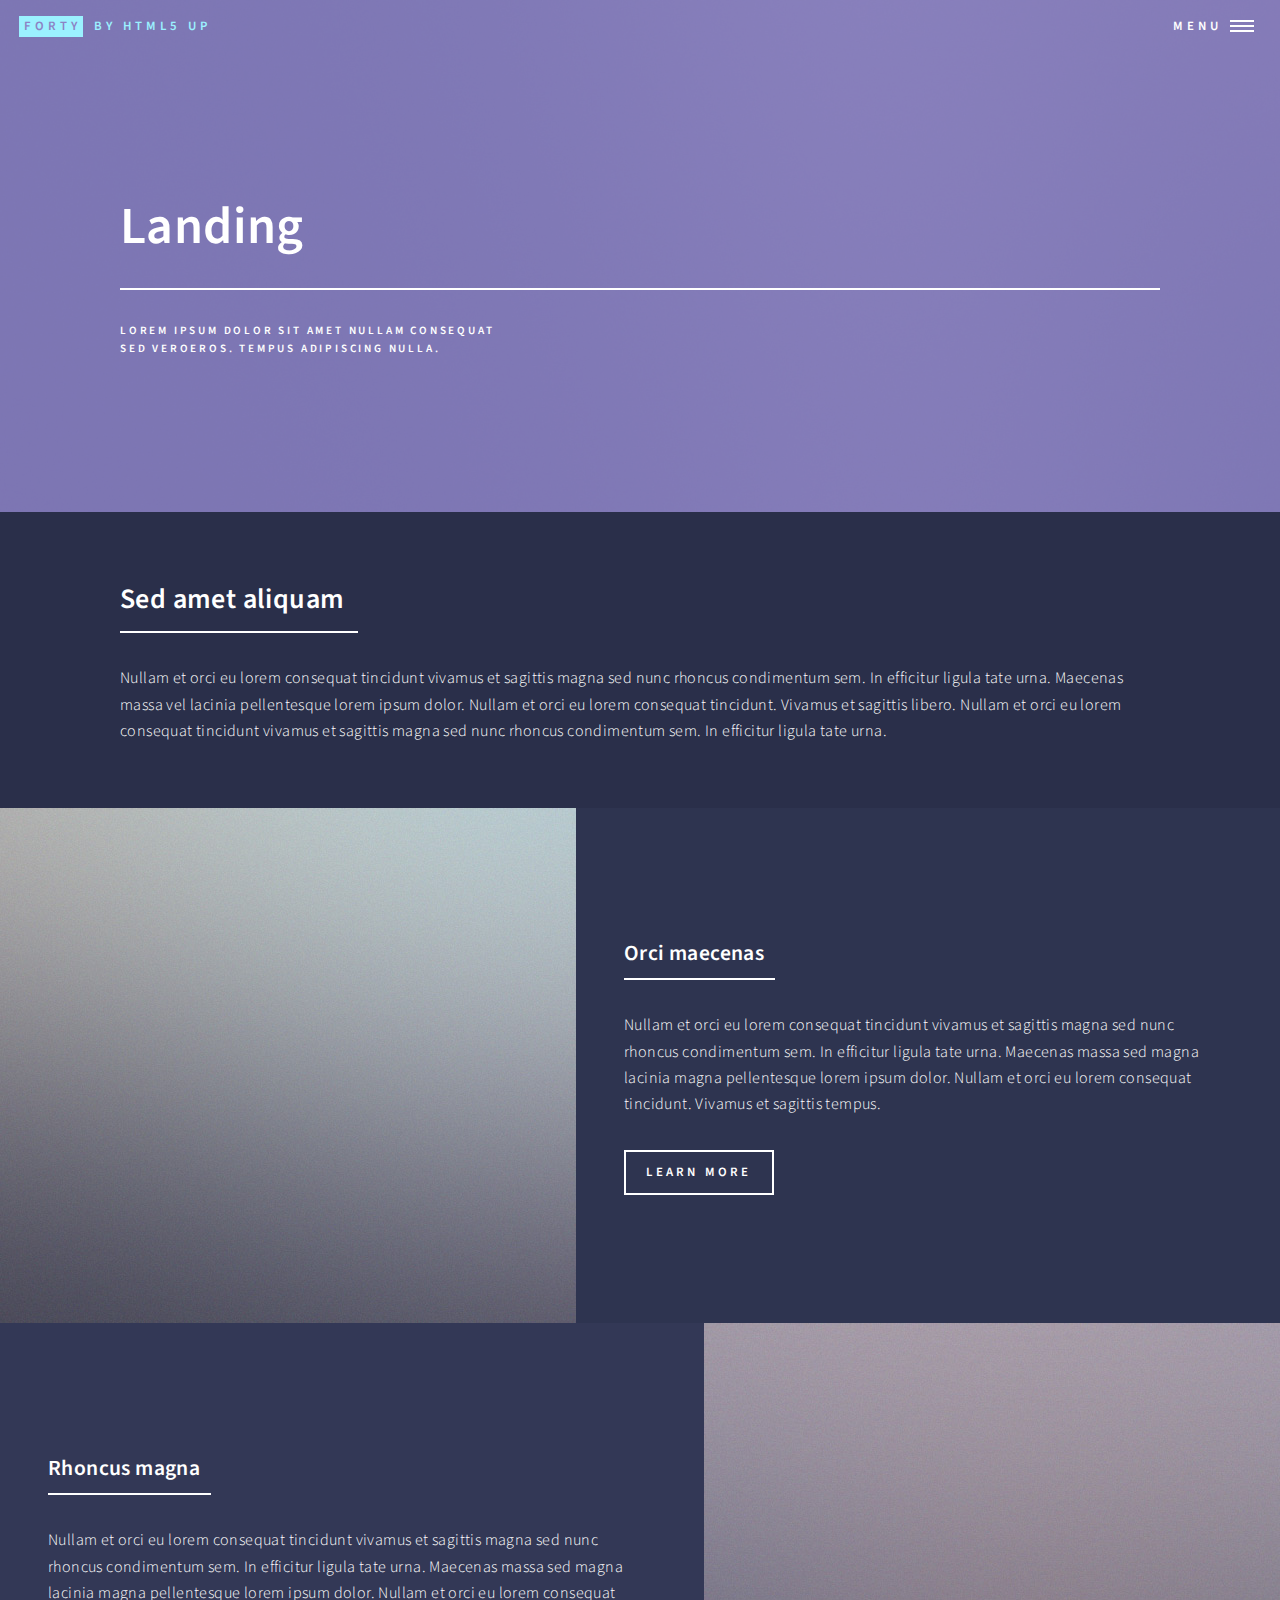
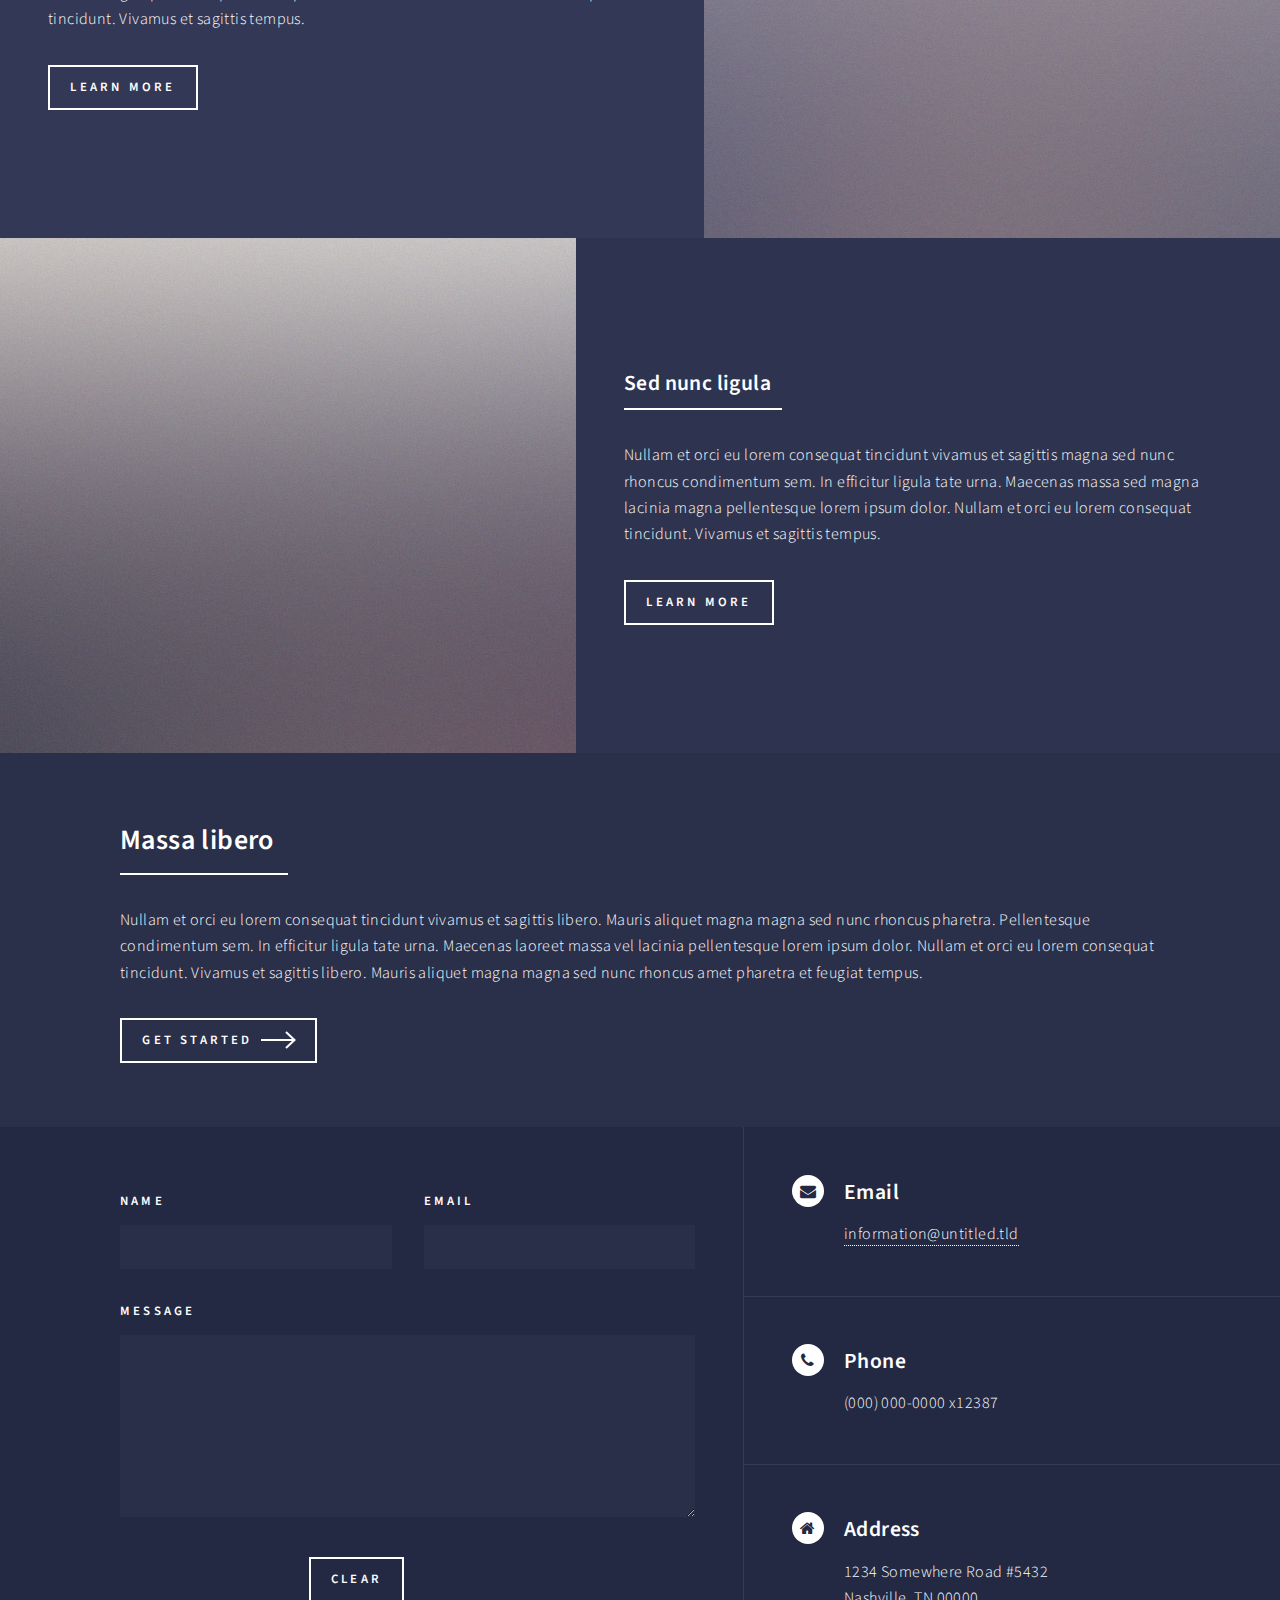
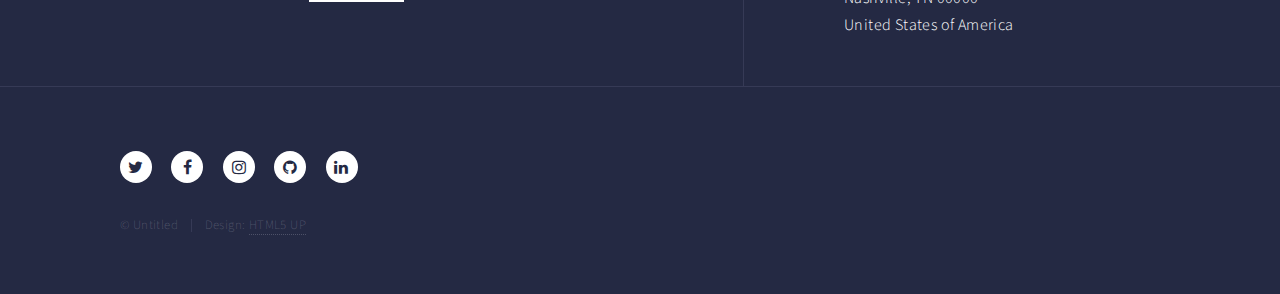
<file: projects/ponggame/landing.html>
<!DOCTYPE HTML>
<!--
	Forty by HTML5 UP
	html5up.net | @ajlkn
	Free for personal and commercial use under the CCA 3.0 license (html5up.net/license)
-->
<html>
	<head>
		<title>Landing - Forty by HTML5 UP</title>
		<meta charset="utf-8" />
		<meta name="viewport" content="width=device-width, initial-scale=1, user-scalable=no" />
		<!--[if lte IE 8]><script src="assets/js/ie/html5shiv.js"></script><![endif]-->
		<link rel="stylesheet" href="assets/css/main.css" />
		<!--[if lte IE 9]><link rel="stylesheet" href="assets/css/ie9.css" /><![endif]-->
		<!--[if lte IE 8]><link rel="stylesheet" href="assets/css/ie8.css" /><![endif]-->
	</head>
	<body>

		<!-- Wrapper -->
			<div id="wrapper">

				<!-- Header -->
				<!-- Note: The "styleN" class below should match that of the banner element. -->
					<header id="header" class="alt style2">
						<a href="index.html" class="logo"><strong>Forty</strong> <span>by HTML5 UP</span></a>
						<nav>
							<a href="#menu">Menu</a>
						</nav>
					</header>

				<!-- Menu -->
					<nav id="menu">
						<ul class="links">
							<li><a href="index.html">Home</a></li>
							<li><a href="landing.html">Landing</a></li>
							<li><a href="generic.html">Generic</a></li>
							<li><a href="elements.html">Elements</a></li>
						</ul>
						<ul class="actions vertical">
							<li><a href="#" class="button special fit">Get Started</a></li>
							<li><a href="#" class="button fit">Log In</a></li>
						</ul>
					</nav>

				<!-- Banner -->
				<!-- Note: The "styleN" class below should match that of the header element. -->
					<section id="banner" class="style2">
						<div class="inner">
							<span class="image">
								<img src="images/pic07.jpg" alt="" />
							</span>
							<header class="major">
								<h1>Landing</h1>
							</header>
							<div class="content">
								<p>Lorem ipsum dolor sit amet nullam consequat<br />
								sed veroeros. tempus adipiscing nulla.</p>
							</div>
						</div>
					</section>

				<!-- Main -->
					<div id="main">

						<!-- One -->
							<section id="one">
								<div class="inner">
									<header class="major">
										<h2>Sed amet aliquam</h2>
									</header>
									<p>Nullam et orci eu lorem consequat tincidunt vivamus et sagittis magna sed nunc rhoncus condimentum sem. In efficitur ligula tate urna. Maecenas massa vel lacinia pellentesque lorem ipsum dolor. Nullam et orci eu lorem consequat tincidunt. Vivamus et sagittis libero. Nullam et orci eu lorem consequat tincidunt vivamus et sagittis magna sed nunc rhoncus condimentum sem. In efficitur ligula tate urna.</p>
								</div>
							</section>

						<!-- Two -->
							<section id="two" class="spotlights">
								<section>
									<a href="generic.html" class="image">
										<img src="images/pic08.jpg" alt="" data-position="center center" />
									</a>
									<div class="content">
										<div class="inner">
											<header class="major">
												<h3>Orci maecenas</h3>
											</header>
											<p>Nullam et orci eu lorem consequat tincidunt vivamus et sagittis magna sed nunc rhoncus condimentum sem. In efficitur ligula tate urna. Maecenas massa sed magna lacinia magna pellentesque lorem ipsum dolor. Nullam et orci eu lorem consequat tincidunt. Vivamus et sagittis tempus.</p>
											<ul class="actions">
												<li><a href="generic.html" class="button">Learn more</a></li>
											</ul>
										</div>
									</div>
								</section>
								<section>
									<a href="generic.html" class="image">
										<img src="images/pic09.jpg" alt="" data-position="top center" />
									</a>
									<div class="content">
										<div class="inner">
											<header class="major">
												<h3>Rhoncus magna</h3>
											</header>
											<p>Nullam et orci eu lorem consequat tincidunt vivamus et sagittis magna sed nunc rhoncus condimentum sem. In efficitur ligula tate urna. Maecenas massa sed magna lacinia magna pellentesque lorem ipsum dolor. Nullam et orci eu lorem consequat tincidunt. Vivamus et sagittis tempus.</p>
											<ul class="actions">
												<li><a href="generic.html" class="button">Learn more</a></li>
											</ul>
										</div>
									</div>
								</section>
								<section>
									<a href="generic.html" class="image">
										<img src="images/pic10.jpg" alt="" data-position="25% 25%" />
									</a>
									<div class="content">
										<div class="inner">
											<header class="major">
												<h3>Sed nunc ligula</h3>
											</header>
											<p>Nullam et orci eu lorem consequat tincidunt vivamus et sagittis magna sed nunc rhoncus condimentum sem. In efficitur ligula tate urna. Maecenas massa sed magna lacinia magna pellentesque lorem ipsum dolor. Nullam et orci eu lorem consequat tincidunt. Vivamus et sagittis tempus.</p>
											<ul class="actions">
												<li><a href="generic.html" class="button">Learn more</a></li>
											</ul>
										</div>
									</div>
								</section>
							</section>

						<!-- Three -->
							<section id="three">
								<div class="inner">
									<header class="major">
										<h2>Massa libero</h2>
									</header>
									<p>Nullam et orci eu lorem consequat tincidunt vivamus et sagittis libero. Mauris aliquet magna magna sed nunc rhoncus pharetra. Pellentesque condimentum sem. In efficitur ligula tate urna. Maecenas laoreet massa vel lacinia pellentesque lorem ipsum dolor. Nullam et orci eu lorem consequat tincidunt. Vivamus et sagittis libero. Mauris aliquet magna magna sed nunc rhoncus amet pharetra et feugiat tempus.</p>
									<ul class="actions">
										<li><a href="generic.html" class="button next">Get Started</a></li>
									</ul>
								</div>
							</section>

					</div>

				<!-- Contact -->
					<section id="contact">
						<div class="inner">
							<section>
								<form method="post" action="#">
									<div class="field half first">
										<label for="name">Name</label>
										<input type="text" name="name" id="name" />
									</div>
									<div class="field half">
										<label for="email">Email</label>
										<input type="text" name="email" id="email" />
									</div>
									<div class="field">
										<label for="message">Message</label>
										<textarea name="message" id="message" rows="6"></textarea>
									</div>
									<ul class="actions">
										<li><input type="submit" value="Send Message" class="special" /></li>
										<li><input type="reset" value="Clear" /></li>
									</ul>
								</form>
							</section>
							<section class="split">
								<section>
									<div class="contact-method">
										<span class="icon alt fa-envelope"></span>
										<h3>Email</h3>
										<a href="#">information@untitled.tld</a>
									</div>
								</section>
								<section>
									<div class="contact-method">
										<span class="icon alt fa-phone"></span>
										<h3>Phone</h3>
										<span>(000) 000-0000 x12387</span>
									</div>
								</section>
								<section>
									<div class="contact-method">
										<span class="icon alt fa-home"></span>
										<h3>Address</h3>
										<span>1234 Somewhere Road #5432<br />
										Nashville, TN 00000<br />
										United States of America</span>
									</div>
								</section>
							</section>
						</div>
					</section>

				<!-- Footer -->
					<footer id="footer">
						<div class="inner">
							<ul class="icons">
								<li><a href="#" class="icon alt fa-twitter"><span class="label">Twitter</span></a></li>
								<li><a href="#" class="icon alt fa-facebook"><span class="label">Facebook</span></a></li>
								<li><a href="#" class="icon alt fa-instagram"><span class="label">Instagram</span></a></li>
								<li><a href="#" class="icon alt fa-github"><span class="label">GitHub</span></a></li>
								<li><a href="#" class="icon alt fa-linkedin"><span class="label">LinkedIn</span></a></li>
							</ul>
							<ul class="copyright">
								<li>&copy; Untitled</li><li>Design: <a href="https://html5up.net">HTML5 UP</a></li>
							</ul>
						</div>
					</footer>

			</div>

		<!-- Scripts -->
			<script src="assets/js/jquery.min.js"></script>
			<script src="assets/js/jquery.scrolly.min.js"></script>
			<script src="assets/js/jquery.scrollex.min.js"></script>
			<script src="assets/js/skel.min.js"></script>
			<script src="assets/js/util.js"></script>
			<!--[if lte IE 8]><script src="assets/js/ie/respond.min.js"></script><![endif]-->
			<script src="assets/js/main.js"></script>

	</body>
</html>
</file>
<file: projects/ponggame/assets/css/ie9.css>
/*
	Forty by HTML5 UP
	html5up.net | @ajlkn
	Free for personal and commercial use under the CCA 3.0 license (html5up.net/license)
*/

/* Spotlights */

	.spotlights > section:after {
		content: '';
		display: block;
		clear: both;
	}

	.spotlights > section > .image {
		float: left;
	}

	.spotlights > section > .content {
		float: left;
	}

/* Tiles */

	.tiles:after {
		content: '';
		display: block;
		clear: both;
	}

	.tiles article {
		padding: 8em 4em 6em 4em ;
		float: left;
		height: auto;
		max-height: none;
		min-height: 0;
	}

/* Header */

	#header .logo {
		position: absolute;
		top: 0;
		left: 0;
	}

	#header nav {
		position: absolute;
		top: 0;
		right: 0;
	}

/* Banner */

	#banner {
		padding: 7em 0 4em 0 ;
		background-attachment: scroll;
		height: auto;
		max-height: none;
		min-height: 0;
	}

		#banner > .inner .content {
			display: block;
		}

			#banner > .inner .content > * {
				margin-left: 0;
				margin: 0 0 2em 0;
			}

		#banner.major {
			height: auto;
			max-height: none;
			min-height: 0;
		}

/* Contact */

	#contact:after {
		content: '';
		display: block;
		clear: both;
	}

	#contact > .inner > * {
		float: left;
	}

/* Menu */

	#menu .inner {
		margin: 0 auto;
	}
</file>
<file: projects/ponggame/assets/css/ie8.css>
/*
	Forty by HTML5 UP
	html5up.net | @ajlkn
	Free for personal and commercial use under the CCA 3.0 license (html5up.net/license)
*/

/* Button */

	.button {
		border: solid 2px !important;
	}

		.button.next {
			padding-right: 1.75em;
		}

			.button.next:before, .button.next:after {
				display: none;
			}

/* Tiles */

	.tiles article {
		width: 50%;
		-ms-behavior: url("assets/js/ie/backgroundsize.min.htc");
		background-size: cover;
	}

/* Banner */

	#banner {
		-ms-behavior: url("assets/js/ie/backgroundsize.min.htc");
	}

		#banner:after {
			display: none;
		}

/* Menu */

	#menu {
		background: #242943;
	}
</file>
<file: assets/css/ie9.css>
/*
	Forty by HTML5 UP
	html5up.net | @ajlkn
	Free for personal and commercial use under the CCA 3.0 license (html5up.net/license)
*/

/* Spotlights */

	.spotlights > section:after {
		content: '';
		display: block;
		clear: both;
	}

	.spotlights > section > .image {
		float: left;
	}

	.spotlights > section > .content {
		float: left;
	}

/* Tiles */

	.tiles:after {
		content: '';
		display: block;
		clear: both;
	}

	.tiles article {
		padding: 8em 4em 6em 4em ;
		float: left;
		height: auto;
		max-height: none;
		min-height: 0;
	}

/* Header */

	#header .logo {
		position: absolute;
		top: 0;
		left: 0;
	}

	#header nav {
		position: absolute;
		top: 0;
		right: 0;
	}

/* Banner */

	#banner {
		padding: 7em 0 4em 0 ;
		background-attachment: scroll;
		height: auto;
		max-height: none;
		min-height: 0;
	}

		#banner > .inner .content {
			display: block;
		}

			#banner > .inner .content > * {
				margin-left: 0;
				margin: 0 0 2em 0;
			}

		#banner.major {
			height: auto;
			max-height: none;
			min-height: 0;
		}

/* Contact */

	#contact:after {
		content: '';
		display: block;
		clear: both;
	}

	#contact > .inner > * {
		float: left;
	}

/* Menu */

	#menu .inner {
		margin: 0 auto;
	}
</file>
<file: assets/css/ie8.css>
/*
	Forty by HTML5 UP
	html5up.net | @ajlkn
	Free for personal and commercial use under the CCA 3.0 license (html5up.net/license)
*/

/* Button */

	.button {
		border: solid 2px !important;
	}

		.button.next {
			padding-right: 1.75em;
		}

			.button.next:before, .button.next:after {
				display: none;
			}

/* Tiles */

	.tiles article {
		width: 50%;
		-ms-behavior: url("assets/js/ie/backgroundsize.min.htc");
		background-size: cover;
	}

/* Banner */

	#banner {
		-ms-behavior: url("assets/js/ie/backgroundsize.min.htc");
	}

		#banner:after {
			display: none;
		}

/* Menu */

	#menu {
		background: #242943;
	}
</file>
<file: projects/ponggame/assets/css/main.css>
@import url(font-awesome.min.css);
@import url("https://fonts.googleapis.com/css?family=Source+Sans+Pro:300,300italic,600,600italic");

/*
	Forty by HTML5 UP
	html5up.net | @ajlkn
	Free for personal and commercial use under the CCA 3.0 license (html5up.net/license)
*/


/* Reset */

html,
body,
div,
span,
applet,
object,
iframe,
h1,
h2,
h3,
h4,
h5,
h6,
p,
blockquote,
pre,
a,
abbr,
acronym,
address,
big,
cite,
code,
del,
dfn,
em,
img,
ins,
kbd,
q,
s,
samp,
small,
strike,
strong,
sub,
sup,
tt,
var,
b,
u,
i,
center,
dl,
dt,
dd,
ol,
ul,
li,
fieldset,
form,
label,
legend,
table,
caption,
tbody,
tfoot,
thead,
tr,
th,
td,
article,
aside,
canvas,
details,
embed,
figure,
figcaption,
footer,
header,
hgroup,
menu,
nav,
output,
ruby,
section,
summary,
time,
mark,
audio,
video {
	margin: 0;
	padding: 0;
	border: 0;
	font-size: 100%;
	font: inherit;
	vertical-align: baseline;
}

article,
aside,
details,
figcaption,
figure,
footer,
header,
hgroup,
menu,
nav,
section {
	display: block;
}

body {
	line-height: 1;
}

ol,
ul {
	list-style: none;
}

blockquote,
q {
	quotes: none;
}

blockquote:before,
blockquote:after,
q:before,
q:after {
	content: '';
	content: none;
}

table {
	border-collapse: collapse;
	border-spacing: 0;
}

body {
	-webkit-text-size-adjust: none;
}


/* Box Model */

*,
*:before,
*:after {
	-moz-box-sizing: border-box;
	-webkit-box-sizing: border-box;
	box-sizing: border-box;
}


/* Grid */

.row {
	border-bottom: solid 1px transparent;
	-moz-box-sizing: border-box;
	-webkit-box-sizing: border-box;
	box-sizing: border-box;
}

.row>* {
	float: left;
	-moz-box-sizing: border-box;
	-webkit-box-sizing: border-box;
	box-sizing: border-box;
}

.row:after,
.row:before {
	content: '';
	display: block;
	clear: both;
	height: 0;
}

.row.uniform>*> :first-child {
	margin-top: 0;
}

.row.uniform>*> :last-child {
	margin-bottom: 0;
}

.row.\30 \25>* {
	padding: 0 0 0 0em;
}

.row.\30 \25 {
	margin: 0 0 -1px 0em;
}

.row.uniform.\30 \25>* {
	padding: 0em 0 0 0em;
}

.row.uniform.\30 \25 {
	margin: 0em 0 -1px 0em;
}

.row>* {
	padding: 0 0 0 2em;
}

.row {
	margin: 0 0 -1px -2em;
}

.row.uniform>* {
	padding: 2em 0 0 2em;
}

.row.uniform {
	margin: -2em 0 -1px -2em;
}

.row.\32 00\25>* {
	padding: 0 0 0 4em;
}

.row.\32 00\25 {
	margin: 0 0 -1px -4em;
}

.row.uniform.\32 00\25>* {
	padding: 4em 0 0 4em;
}

.row.uniform.\32 00\25 {
	margin: -4em 0 -1px -4em;
}

.row.\31 50\25>* {
	padding: 0 0 0 3em;
}

.row.\31 50\25 {
	margin: 0 0 -1px -3em;
}

.row.uniform.\31 50\25>* {
	padding: 3em 0 0 3em;
}

.row.uniform.\31 50\25 {
	margin: -3em 0 -1px -3em;
}

.row.\35 0\25>* {
	padding: 0 0 0 1em;
}

.row.\35 0\25 {
	margin: 0 0 -1px -1em;
}

.row.uniform.\35 0\25>* {
	padding: 1em 0 0 1em;
}

.row.uniform.\35 0\25 {
	margin: -1em 0 -1px -1em;
}

.row.\32 5\25>* {
	padding: 0 0 0 0.5em;
}

.row.\32 5\25 {
	margin: 0 0 -1px -0.5em;
}

.row.uniform.\32 5\25>* {
	padding: 0.5em 0 0 0.5em;
}

.row.uniform.\32 5\25 {
	margin: -0.5em 0 -1px -0.5em;
}

.\31 2u,
.\31 2u\24 {
	width: 100%;
	clear: none;
	margin-left: 0;
}

.\31 1u,
.\31 1u\24 {
	width: 91.6666666667%;
	clear: none;
	margin-left: 0;
}

.\31 0u,
.\31 0u\24 {
	width: 83.3333333333%;
	clear: none;
	margin-left: 0;
}

.\39 u,
.\39 u\24 {
	width: 75%;
	clear: none;
	margin-left: 0;
}

.\38 u,
.\38 u\24 {
	width: 66.6666666667%;
	clear: none;
	margin-left: 0;
}

.\37 u,
.\37 u\24 {
	width: 58.3333333333%;
	clear: none;
	margin-left: 0;
}

.\36 u,
.\36 u\24 {
	width: 50%;
	clear: none;
	margin-left: 0;
}

.\35 u,
.\35 u\24 {
	width: 41.6666666667%;
	clear: none;
	margin-left: 0;
}

.\34 u,
.\34 u\24 {
	width: 33.3333333333%;
	clear: none;
	margin-left: 0;
}

.\33 u,
.\33 u\24 {
	width: 25%;
	clear: none;
	margin-left: 0;
}

.\32 u,
.\32 u\24 {
	width: 16.6666666667%;
	clear: none;
	margin-left: 0;
}

.\31 u,
.\31 u\24 {
	width: 8.3333333333%;
	clear: none;
	margin-left: 0;
}

.\31 2u\24+*,
.\31 1u\24+*,
.\31 0u\24+*,
.\39 u\24+*,
.\38 u\24+*,
.\37 u\24+*,
.\36 u\24+*,
.\35 u\24+*,
.\34 u\24+*,
.\33 u\24+*,
.\32 u\24+*,
.\31 u\24+* {
	clear: left;
}

.\-11u {
	margin-left: 91.66667%;
}

.\-10u {
	margin-left: 83.33333%;
}

.\-9u {
	margin-left: 75%;
}

.\-8u {
	margin-left: 66.66667%;
}

.\-7u {
	margin-left: 58.33333%;
}

.\-6u {
	margin-left: 50%;
}

.\-5u {
	margin-left: 41.66667%;
}

.\-4u {
	margin-left: 33.33333%;
}

.\-3u {
	margin-left: 25%;
}

.\-2u {
	margin-left: 16.66667%;
}

.\-1u {
	margin-left: 8.33333%;
}

@media screen and (max-width: 1680px) {
	.row>* {
		padding: 0 0 0 2em;
	}
	.row {
		margin: 0 0 -1px -2em;
	}
	.row.uniform>* {
		padding: 2em 0 0 2em;
	}
	.row.uniform {
		margin: -2em 0 -1px -2em;
	}
	.row.\32 00\25>* {
		padding: 0 0 0 4em;
	}
	.row.\32 00\25 {
		margin: 0 0 -1px -4em;
	}
	.row.uniform.\32 00\25>* {
		padding: 4em 0 0 4em;
	}
	.row.uniform.\32 00\25 {
		margin: -4em 0 -1px -4em;
	}
	.row.\31 50\25>* {
		padding: 0 0 0 3em;
	}
	.row.\31 50\25 {
		margin: 0 0 -1px -3em;
	}
	.row.uniform.\31 50\25>* {
		padding: 3em 0 0 3em;
	}
	.row.uniform.\31 50\25 {
		margin: -3em 0 -1px -3em;
	}
	.row.\35 0\25>* {
		padding: 0 0 0 1em;
	}
	.row.\35 0\25 {
		margin: 0 0 -1px -1em;
	}
	.row.uniform.\35 0\25>* {
		padding: 1em 0 0 1em;
	}
	.row.uniform.\35 0\25 {
		margin: -1em 0 -1px -1em;
	}
	.row.\32 5\25>* {
		padding: 0 0 0 0.5em;
	}
	.row.\32 5\25 {
		margin: 0 0 -1px -0.5em;
	}
	.row.uniform.\32 5\25>* {
		padding: 0.5em 0 0 0.5em;
	}
	.row.uniform.\32 5\25 {
		margin: -0.5em 0 -1px -0.5em;
	}
	.\31 2u\28xlarge\29,
	.\31 2u\24\28xlarge\29 {
		width: 100%;
		clear: none;
		margin-left: 0;
	}
	.\31 1u\28xlarge\29,
	.\31 1u\24\28xlarge\29 {
		width: 91.6666666667%;
		clear: none;
		margin-left: 0;
	}
	.\31 0u\28xlarge\29,
	.\31 0u\24\28xlarge\29 {
		width: 83.3333333333%;
		clear: none;
		margin-left: 0;
	}
	.\39 u\28xlarge\29,
	.\39 u\24\28xlarge\29 {
		width: 75%;
		clear: none;
		margin-left: 0;
	}
	.\38 u\28xlarge\29,
	.\38 u\24\28xlarge\29 {
		width: 66.6666666667%;
		clear: none;
		margin-left: 0;
	}
	.\37 u\28xlarge\29,
	.\37 u\24\28xlarge\29 {
		width: 58.3333333333%;
		clear: none;
		margin-left: 0;
	}
	.\36 u\28xlarge\29,
	.\36 u\24\28xlarge\29 {
		width: 50%;
		clear: none;
		margin-left: 0;
	}
	.\35 u\28xlarge\29,
	.\35 u\24\28xlarge\29 {
		width: 41.6666666667%;
		clear: none;
		margin-left: 0;
	}
	.\34 u\28xlarge\29,
	.\34 u\24\28xlarge\29 {
		width: 33.3333333333%;
		clear: none;
		margin-left: 0;
	}
	.\33 u\28xlarge\29,
	.\33 u\24\28xlarge\29 {
		width: 25%;
		clear: none;
		margin-left: 0;
	}
	.\32 u\28xlarge\29,
	.\32 u\24\28xlarge\29 {
		width: 16.6666666667%;
		clear: none;
		margin-left: 0;
	}
	.\31 u\28xlarge\29,
	.\31 u\24\28xlarge\29 {
		width: 8.3333333333%;
		clear: none;
		margin-left: 0;
	}
	.\31 2u\24\28xlarge\29+*,
	.\31 1u\24\28xlarge\29+*,
	.\31 0u\24\28xlarge\29+*,
	.\39 u\24\28xlarge\29+*,
	.\38 u\24\28xlarge\29+*,
	.\37 u\24\28xlarge\29+*,
	.\36 u\24\28xlarge\29+*,
	.\35 u\24\28xlarge\29+*,
	.\34 u\24\28xlarge\29+*,
	.\33 u\24\28xlarge\29+*,
	.\32 u\24\28xlarge\29+*,
	.\31 u\24\28xlarge\29+* {
		clear: left;
	}
	.\-11u\28xlarge\29 {
		margin-left: 91.66667%;
	}
	.\-10u\28xlarge\29 {
		margin-left: 83.33333%;
	}
	.\-9u\28xlarge\29 {
		margin-left: 75%;
	}
	.\-8u\28xlarge\29 {
		margin-left: 66.66667%;
	}
	.\-7u\28xlarge\29 {
		margin-left: 58.33333%;
	}
	.\-6u\28xlarge\29 {
		margin-left: 50%;
	}
	.\-5u\28xlarge\29 {
		margin-left: 41.66667%;
	}
	.\-4u\28xlarge\29 {
		margin-left: 33.33333%;
	}
	.\-3u\28xlarge\29 {
		margin-left: 25%;
	}
	.\-2u\28xlarge\29 {
		margin-left: 16.66667%;
	}
	.\-1u\28xlarge\29 {
		margin-left: 8.33333%;
	}
}

@media screen and (max-width: 1280px) {
	.row>* {
		padding: 0 0 0 1.5em;
	}
	.row {
		margin: 0 0 -1px -1.5em;
	}
	.row.uniform>* {
		padding: 1.5em 0 0 1.5em;
	}
	.row.uniform {
		margin: -1.5em 0 -1px -1.5em;
	}
	.row.\32 00\25>* {
		padding: 0 0 0 3em;
	}
	.row.\32 00\25 {
		margin: 0 0 -1px -3em;
	}
	.row.uniform.\32 00\25>* {
		padding: 3em 0 0 3em;
	}
	.row.uniform.\32 00\25 {
		margin: -3em 0 -1px -3em;
	}
	.row.\31 50\25>* {
		padding: 0 0 0 2.25em;
	}
	.row.\31 50\25 {
		margin: 0 0 -1px -2.25em;
	}
	.row.uniform.\31 50\25>* {
		padding: 2.25em 0 0 2.25em;
	}
	.row.uniform.\31 50\25 {
		margin: -2.25em 0 -1px -2.25em;
	}
	.row.\35 0\25>* {
		padding: 0 0 0 0.75em;
	}
	.row.\35 0\25 {
		margin: 0 0 -1px -0.75em;
	}
	.row.uniform.\35 0\25>* {
		padding: 0.75em 0 0 0.75em;
	}
	.row.uniform.\35 0\25 {
		margin: -0.75em 0 -1px -0.75em;
	}
	.row.\32 5\25>* {
		padding: 0 0 0 0.375em;
	}
	.row.\32 5\25 {
		margin: 0 0 -1px -0.375em;
	}
	.row.uniform.\32 5\25>* {
		padding: 0.375em 0 0 0.375em;
	}
	.row.uniform.\32 5\25 {
		margin: -0.375em 0 -1px -0.375em;
	}
	.\31 2u\28large\29,
	.\31 2u\24\28large\29 {
		width: 100%;
		clear: none;
		margin-left: 0;
	}
	.\31 1u\28large\29,
	.\31 1u\24\28large\29 {
		width: 91.6666666667%;
		clear: none;
		margin-left: 0;
	}
	.\31 0u\28large\29,
	.\31 0u\24\28large\29 {
		width: 83.3333333333%;
		clear: none;
		margin-left: 0;
	}
	.\39 u\28large\29,
	.\39 u\24\28large\29 {
		width: 75%;
		clear: none;
		margin-left: 0;
	}
	.\38 u\28large\29,
	.\38 u\24\28large\29 {
		width: 66.6666666667%;
		clear: none;
		margin-left: 0;
	}
	.\37 u\28large\29,
	.\37 u\24\28large\29 {
		width: 58.3333333333%;
		clear: none;
		margin-left: 0;
	}
	.\36 u\28large\29,
	.\36 u\24\28large\29 {
		width: 50%;
		clear: none;
		margin-left: 0;
	}
	.\35 u\28large\29,
	.\35 u\24\28large\29 {
		width: 41.6666666667%;
		clear: none;
		margin-left: 0;
	}
	.\34 u\28large\29,
	.\34 u\24\28large\29 {
		width: 33.3333333333%;
		clear: none;
		margin-left: 0;
	}
	.\33 u\28large\29,
	.\33 u\24\28large\29 {
		width: 25%;
		clear: none;
		margin-left: 0;
	}
	.\32 u\28large\29,
	.\32 u\24\28large\29 {
		width: 16.6666666667%;
		clear: none;
		margin-left: 0;
	}
	.\31 u\28large\29,
	.\31 u\24\28large\29 {
		width: 8.3333333333%;
		clear: none;
		margin-left: 0;
	}
	.\31 2u\24\28large\29+*,
	.\31 1u\24\28large\29+*,
	.\31 0u\24\28large\29+*,
	.\39 u\24\28large\29+*,
	.\38 u\24\28large\29+*,
	.\37 u\24\28large\29+*,
	.\36 u\24\28large\29+*,
	.\35 u\24\28large\29+*,
	.\34 u\24\28large\29+*,
	.\33 u\24\28large\29+*,
	.\32 u\24\28large\29+*,
	.\31 u\24\28large\29+* {
		clear: left;
	}
	.\-11u\28large\29 {
		margin-left: 91.66667%;
	}
	.\-10u\28large\29 {
		margin-left: 83.33333%;
	}
	.\-9u\28large\29 {
		margin-left: 75%;
	}
	.\-8u\28large\29 {
		margin-left: 66.66667%;
	}
	.\-7u\28large\29 {
		margin-left: 58.33333%;
	}
	.\-6u\28large\29 {
		margin-left: 50%;
	}
	.\-5u\28large\29 {
		margin-left: 41.66667%;
	}
	.\-4u\28large\29 {
		margin-left: 33.33333%;
	}
	.\-3u\28large\29 {
		margin-left: 25%;
	}
	.\-2u\28large\29 {
		margin-left: 16.66667%;
	}
	.\-1u\28large\29 {
		margin-left: 8.33333%;
	}
}

@media screen and (max-width: 980px) {
	.row>* {
		padding: 0 0 0 1.5em;
	}
	.row {
		margin: 0 0 -1px -1.5em;
	}
	.row.uniform>* {
		padding: 1.5em 0 0 1.5em;
	}
	.row.uniform {
		margin: -1.5em 0 -1px -1.5em;
	}
	.row.\32 00\25>* {
		padding: 0 0 0 3em;
	}
	.row.\32 00\25 {
		margin: 0 0 -1px -3em;
	}
	.row.uniform.\32 00\25>* {
		padding: 3em 0 0 3em;
	}
	.row.uniform.\32 00\25 {
		margin: -3em 0 -1px -3em;
	}
	.row.\31 50\25>* {
		padding: 0 0 0 2.25em;
	}
	.row.\31 50\25 {
		margin: 0 0 -1px -2.25em;
	}
	.row.uniform.\31 50\25>* {
		padding: 2.25em 0 0 2.25em;
	}
	.row.uniform.\31 50\25 {
		margin: -2.25em 0 -1px -2.25em;
	}
	.row.\35 0\25>* {
		padding: 0 0 0 0.75em;
	}
	.row.\35 0\25 {
		margin: 0 0 -1px -0.75em;
	}
	.row.uniform.\35 0\25>* {
		padding: 0.75em 0 0 0.75em;
	}
	.row.uniform.\35 0\25 {
		margin: -0.75em 0 -1px -0.75em;
	}
	.row.\32 5\25>* {
		padding: 0 0 0 0.375em;
	}
	.row.\32 5\25 {
		margin: 0 0 -1px -0.375em;
	}
	.row.uniform.\32 5\25>* {
		padding: 0.375em 0 0 0.375em;
	}
	.row.uniform.\32 5\25 {
		margin: -0.375em 0 -1px -0.375em;
	}
	.\31 2u\28medium\29,
	.\31 2u\24\28medium\29 {
		width: 100%;
		clear: none;
		margin-left: 0;
	}
	.\31 1u\28medium\29,
	.\31 1u\24\28medium\29 {
		width: 91.6666666667%;
		clear: none;
		margin-left: 0;
	}
	.\31 0u\28medium\29,
	.\31 0u\24\28medium\29 {
		width: 83.3333333333%;
		clear: none;
		margin-left: 0;
	}
	.\39 u\28medium\29,
	.\39 u\24\28medium\29 {
		width: 75%;
		clear: none;
		margin-left: 0;
	}
	.\38 u\28medium\29,
	.\38 u\24\28medium\29 {
		width: 66.6666666667%;
		clear: none;
		margin-left: 0;
	}
	.\37 u\28medium\29,
	.\37 u\24\28medium\29 {
		width: 58.3333333333%;
		clear: none;
		margin-left: 0;
	}
	.\36 u\28medium\29,
	.\36 u\24\28medium\29 {
		width: 50%;
		clear: none;
		margin-left: 0;
	}
	.\35 u\28medium\29,
	.\35 u\24\28medium\29 {
		width: 41.6666666667%;
		clear: none;
		margin-left: 0;
	}
	.\34 u\28medium\29,
	.\34 u\24\28medium\29 {
		width: 33.3333333333%;
		clear: none;
		margin-left: 0;
	}
	.\33 u\28medium\29,
	.\33 u\24\28medium\29 {
		width: 25%;
		clear: none;
		margin-left: 0;
	}
	.\32 u\28medium\29,
	.\32 u\24\28medium\29 {
		width: 16.6666666667%;
		clear: none;
		margin-left: 0;
	}
	.\31 u\28medium\29,
	.\31 u\24\28medium\29 {
		width: 8.3333333333%;
		clear: none;
		margin-left: 0;
	}
	.\31 2u\24\28medium\29+*,
	.\31 1u\24\28medium\29+*,
	.\31 0u\24\28medium\29+*,
	.\39 u\24\28medium\29+*,
	.\38 u\24\28medium\29+*,
	.\37 u\24\28medium\29+*,
	.\36 u\24\28medium\29+*,
	.\35 u\24\28medium\29+*,
	.\34 u\24\28medium\29+*,
	.\33 u\24\28medium\29+*,
	.\32 u\24\28medium\29+*,
	.\31 u\24\28medium\29+* {
		clear: left;
	}
	.\-11u\28medium\29 {
		margin-left: 91.66667%;
	}
	.\-10u\28medium\29 {
		margin-left: 83.33333%;
	}
	.\-9u\28medium\29 {
		margin-left: 75%;
	}
	.\-8u\28medium\29 {
		margin-left: 66.66667%;
	}
	.\-7u\28medium\29 {
		margin-left: 58.33333%;
	}
	.\-6u\28medium\29 {
		margin-left: 50%;
	}
	.\-5u\28medium\29 {
		margin-left: 41.66667%;
	}
	.\-4u\28medium\29 {
		margin-left: 33.33333%;
	}
	.\-3u\28medium\29 {
		margin-left: 25%;
	}
	.\-2u\28medium\29 {
		margin-left: 16.66667%;
	}
	.\-1u\28medium\29 {
		margin-left: 8.33333%;
	}
}

@media screen and (max-width: 736px) {
	.row>* {
		padding: 0 0 0 1.25em;
	}
	.row {
		margin: 0 0 -1px -1.25em;
	}
	.row.uniform>* {
		padding: 1.25em 0 0 1.25em;
	}
	.row.uniform {
		margin: -1.25em 0 -1px -1.25em;
	}
	.row.\32 00\25>* {
		padding: 0 0 0 2.5em;
	}
	.row.\32 00\25 {
		margin: 0 0 -1px -2.5em;
	}
	.row.uniform.\32 00\25>* {
		padding: 2.5em 0 0 2.5em;
	}
	.row.uniform.\32 00\25 {
		margin: -2.5em 0 -1px -2.5em;
	}
	.row.\31 50\25>* {
		padding: 0 0 0 1.875em;
	}
	.row.\31 50\25 {
		margin: 0 0 -1px -1.875em;
	}
	.row.uniform.\31 50\25>* {
		padding: 1.875em 0 0 1.875em;
	}
	.row.uniform.\31 50\25 {
		margin: -1.875em 0 -1px -1.875em;
	}
	.row.\35 0\25>* {
		padding: 0 0 0 0.625em;
	}
	.row.\35 0\25 {
		margin: 0 0 -1px -0.625em;
	}
	.row.uniform.\35 0\25>* {
		padding: 0.625em 0 0 0.625em;
	}
	.row.uniform.\35 0\25 {
		margin: -0.625em 0 -1px -0.625em;
	}
	.row.\32 5\25>* {
		padding: 0 0 0 0.3125em;
	}
	.row.\32 5\25 {
		margin: 0 0 -1px -0.3125em;
	}
	.row.uniform.\32 5\25>* {
		padding: 0.3125em 0 0 0.3125em;
	}
	.row.uniform.\32 5\25 {
		margin: -0.3125em 0 -1px -0.3125em;
	}
	.\31 2u\28small\29,
	.\31 2u\24\28small\29 {
		width: 100%;
		clear: none;
		margin-left: 0;
	}
	.\31 1u\28small\29,
	.\31 1u\24\28small\29 {
		width: 91.6666666667%;
		clear: none;
		margin-left: 0;
	}
	.\31 0u\28small\29,
	.\31 0u\24\28small\29 {
		width: 83.3333333333%;
		clear: none;
		margin-left: 0;
	}
	.\39 u\28small\29,
	.\39 u\24\28small\29 {
		width: 75%;
		clear: none;
		margin-left: 0;
	}
	.\38 u\28small\29,
	.\38 u\24\28small\29 {
		width: 66.6666666667%;
		clear: none;
		margin-left: 0;
	}
	.\37 u\28small\29,
	.\37 u\24\28small\29 {
		width: 58.3333333333%;
		clear: none;
		margin-left: 0;
	}
	.\36 u\28small\29,
	.\36 u\24\28small\29 {
		width: 50%;
		clear: none;
		margin-left: 0;
	}
	.\35 u\28small\29,
	.\35 u\24\28small\29 {
		width: 41.6666666667%;
		clear: none;
		margin-left: 0;
	}
	.\34 u\28small\29,
	.\34 u\24\28small\29 {
		width: 33.3333333333%;
		clear: none;
		margin-left: 0;
	}
	.\33 u\28small\29,
	.\33 u\24\28small\29 {
		width: 25%;
		clear: none;
		margin-left: 0;
	}
	.\32 u\28small\29,
	.\32 u\24\28small\29 {
		width: 16.6666666667%;
		clear: none;
		margin-left: 0;
	}
	.\31 u\28small\29,
	.\31 u\24\28small\29 {
		width: 8.3333333333%;
		clear: none;
		margin-left: 0;
	}
	.\31 2u\24\28small\29+*,
	.\31 1u\24\28small\29+*,
	.\31 0u\24\28small\29+*,
	.\39 u\24\28small\29+*,
	.\38 u\24\28small\29+*,
	.\37 u\24\28small\29+*,
	.\36 u\24\28small\29+*,
	.\35 u\24\28small\29+*,
	.\34 u\24\28small\29+*,
	.\33 u\24\28small\29+*,
	.\32 u\24\28small\29+*,
	.\31 u\24\28small\29+* {
		clear: left;
	}
	.\-11u\28small\29 {
		margin-left: 91.66667%;
	}
	.\-10u\28small\29 {
		margin-left: 83.33333%;
	}
	.\-9u\28small\29 {
		margin-left: 75%;
	}
	.\-8u\28small\29 {
		margin-left: 66.66667%;
	}
	.\-7u\28small\29 {
		margin-left: 58.33333%;
	}
	.\-6u\28small\29 {
		margin-left: 50%;
	}
	.\-5u\28small\29 {
		margin-left: 41.66667%;
	}
	.\-4u\28small\29 {
		margin-left: 33.33333%;
	}
	.\-3u\28small\29 {
		margin-left: 25%;
	}
	.\-2u\28small\29 {
		margin-left: 16.66667%;
	}
	.\-1u\28small\29 {
		margin-left: 8.33333%;
	}
}

@media screen and (max-width: 480px) {
	.row>* {
		padding: 0 0 0 1.25em;
	}
	.row {
		margin: 0 0 -1px -1.25em;
	}
	.row.uniform>* {
		padding: 1.25em 0 0 1.25em;
	}
	.row.uniform {
		margin: -1.25em 0 -1px -1.25em;
	}
	.row.\32 00\25>* {
		padding: 0 0 0 2.5em;
	}
	.row.\32 00\25 {
		margin: 0 0 -1px -2.5em;
	}
	.row.uniform.\32 00\25>* {
		padding: 2.5em 0 0 2.5em;
	}
	.row.uniform.\32 00\25 {
		margin: -2.5em 0 -1px -2.5em;
	}
	.row.\31 50\25>* {
		padding: 0 0 0 1.875em;
	}
	.row.\31 50\25 {
		margin: 0 0 -1px -1.875em;
	}
	.row.uniform.\31 50\25>* {
		padding: 1.875em 0 0 1.875em;
	}
	.row.uniform.\31 50\25 {
		margin: -1.875em 0 -1px -1.875em;
	}
	.row.\35 0\25>* {
		padding: 0 0 0 0.625em;
	}
	.row.\35 0\25 {
		margin: 0 0 -1px -0.625em;
	}
	.row.uniform.\35 0\25>* {
		padding: 0.625em 0 0 0.625em;
	}
	.row.uniform.\35 0\25 {
		margin: -0.625em 0 -1px -0.625em;
	}
	.row.\32 5\25>* {
		padding: 0 0 0 0.3125em;
	}
	.row.\32 5\25 {
		margin: 0 0 -1px -0.3125em;
	}
	.row.uniform.\32 5\25>* {
		padding: 0.3125em 0 0 0.3125em;
	}
	.row.uniform.\32 5\25 {
		margin: -0.3125em 0 -1px -0.3125em;
	}
	.\31 2u\28xsmall\29,
	.\31 2u\24\28xsmall\29 {
		width: 100%;
		clear: none;
		margin-left: 0;
	}
	.\31 1u\28xsmall\29,
	.\31 1u\24\28xsmall\29 {
		width: 91.6666666667%;
		clear: none;
		margin-left: 0;
	}
	.\31 0u\28xsmall\29,
	.\31 0u\24\28xsmall\29 {
		width: 83.3333333333%;
		clear: none;
		margin-left: 0;
	}
	.\39 u\28xsmall\29,
	.\39 u\24\28xsmall\29 {
		width: 75%;
		clear: none;
		margin-left: 0;
	}
	.\38 u\28xsmall\29,
	.\38 u\24\28xsmall\29 {
		width: 66.6666666667%;
		clear: none;
		margin-left: 0;
	}
	.\37 u\28xsmall\29,
	.\37 u\24\28xsmall\29 {
		width: 58.3333333333%;
		clear: none;
		margin-left: 0;
	}
	.\36 u\28xsmall\29,
	.\36 u\24\28xsmall\29 {
		width: 50%;
		clear: none;
		margin-left: 0;
	}
	.\35 u\28xsmall\29,
	.\35 u\24\28xsmall\29 {
		width: 41.6666666667%;
		clear: none;
		margin-left: 0;
	}
	.\34 u\28xsmall\29,
	.\34 u\24\28xsmall\29 {
		width: 33.3333333333%;
		clear: none;
		margin-left: 0;
	}
	.\33 u\28xsmall\29,
	.\33 u\24\28xsmall\29 {
		width: 25%;
		clear: none;
		margin-left: 0;
	}
	.\32 u\28xsmall\29,
	.\32 u\24\28xsmall\29 {
		width: 16.6666666667%;
		clear: none;
		margin-left: 0;
	}
	.\31 u\28xsmall\29,
	.\31 u\24\28xsmall\29 {
		width: 8.3333333333%;
		clear: none;
		margin-left: 0;
	}
	.\31 2u\24\28xsmall\29+*,
	.\31 1u\24\28xsmall\29+*,
	.\31 0u\24\28xsmall\29+*,
	.\39 u\24\28xsmall\29+*,
	.\38 u\24\28xsmall\29+*,
	.\37 u\24\28xsmall\29+*,
	.\36 u\24\28xsmall\29+*,
	.\35 u\24\28xsmall\29+*,
	.\34 u\24\28xsmall\29+*,
	.\33 u\24\28xsmall\29+*,
	.\32 u\24\28xsmall\29+*,
	.\31 u\24\28xsmall\29+* {
		clear: left;
	}
	.\-11u\28xsmall\29 {
		margin-left: 91.66667%;
	}
	.\-10u\28xsmall\29 {
		margin-left: 83.33333%;
	}
	.\-9u\28xsmall\29 {
		margin-left: 75%;
	}
	.\-8u\28xsmall\29 {
		margin-left: 66.66667%;
	}
	.\-7u\28xsmall\29 {
		margin-left: 58.33333%;
	}
	.\-6u\28xsmall\29 {
		margin-left: 50%;
	}
	.\-5u\28xsmall\29 {
		margin-left: 41.66667%;
	}
	.\-4u\28xsmall\29 {
		margin-left: 33.33333%;
	}
	.\-3u\28xsmall\29 {
		margin-left: 25%;
	}
	.\-2u\28xsmall\29 {
		margin-left: 16.66667%;
	}
	.\-1u\28xsmall\29 {
		margin-left: 8.33333%;
	}
}

@media screen and (max-width: 360px) {
	.row>* {
		padding: 0 0 0 1.25em;
	}
	.row {
		margin: 0 0 -1px -1.25em;
	}
	.row.uniform>* {
		padding: 1.25em 0 0 1.25em;
	}
	.row.uniform {
		margin: -1.25em 0 -1px -1.25em;
	}
	.row.\32 00\25>* {
		padding: 0 0 0 2.5em;
	}
	.row.\32 00\25 {
		margin: 0 0 -1px -2.5em;
	}
	.row.uniform.\32 00\25>* {
		padding: 2.5em 0 0 2.5em;
	}
	.row.uniform.\32 00\25 {
		margin: -2.5em 0 -1px -2.5em;
	}
	.row.\31 50\25>* {
		padding: 0 0 0 1.875em;
	}
	.row.\31 50\25 {
		margin: 0 0 -1px -1.875em;
	}
	.row.uniform.\31 50\25>* {
		padding: 1.875em 0 0 1.875em;
	}
	.row.uniform.\31 50\25 {
		margin: -1.875em 0 -1px -1.875em;
	}
	.row.\35 0\25>* {
		padding: 0 0 0 0.625em;
	}
	.row.\35 0\25 {
		margin: 0 0 -1px -0.625em;
	}
	.row.uniform.\35 0\25>* {
		padding: 0.625em 0 0 0.625em;
	}
	.row.uniform.\35 0\25 {
		margin: -0.625em 0 -1px -0.625em;
	}
	.row.\32 5\25>* {
		padding: 0 0 0 0.3125em;
	}
	.row.\32 5\25 {
		margin: 0 0 -1px -0.3125em;
	}
	.row.uniform.\32 5\25>* {
		padding: 0.3125em 0 0 0.3125em;
	}
	.row.uniform.\32 5\25 {
		margin: -0.3125em 0 -1px -0.3125em;
	}
	.\31 2u\28xxsmall\29,
	.\31 2u\24\28xxsmall\29 {
		width: 100%;
		clear: none;
		margin-left: 0;
	}
	.\31 1u\28xxsmall\29,
	.\31 1u\24\28xxsmall\29 {
		width: 91.6666666667%;
		clear: none;
		margin-left: 0;
	}
	.\31 0u\28xxsmall\29,
	.\31 0u\24\28xxsmall\29 {
		width: 83.3333333333%;
		clear: none;
		margin-left: 0;
	}
	.\39 u\28xxsmall\29,
	.\39 u\24\28xxsmall\29 {
		width: 75%;
		clear: none;
		margin-left: 0;
	}
	.\38 u\28xxsmall\29,
	.\38 u\24\28xxsmall\29 {
		width: 66.6666666667%;
		clear: none;
		margin-left: 0;
	}
	.\37 u\28xxsmall\29,
	.\37 u\24\28xxsmall\29 {
		width: 58.3333333333%;
		clear: none;
		margin-left: 0;
	}
	.\36 u\28xxsmall\29,
	.\36 u\24\28xxsmall\29 {
		width: 50%;
		clear: none;
		margin-left: 0;
	}
	.\35 u\28xxsmall\29,
	.\35 u\24\28xxsmall\29 {
		width: 41.6666666667%;
		clear: none;
		margin-left: 0;
	}
	.\34 u\28xxsmall\29,
	.\34 u\24\28xxsmall\29 {
		width: 33.3333333333%;
		clear: none;
		margin-left: 0;
	}
	.\33 u\28xxsmall\29,
	.\33 u\24\28xxsmall\29 {
		width: 25%;
		clear: none;
		margin-left: 0;
	}
	.\32 u\28xxsmall\29,
	.\32 u\24\28xxsmall\29 {
		width: 16.6666666667%;
		clear: none;
		margin-left: 0;
	}
	.\31 u\28xxsmall\29,
	.\31 u\24\28xxsmall\29 {
		width: 8.3333333333%;
		clear: none;
		margin-left: 0;
	}
	.\31 2u\24\28xxsmall\29+*,
	.\31 1u\24\28xxsmall\29+*,
	.\31 0u\24\28xxsmall\29+*,
	.\39 u\24\28xxsmall\29+*,
	.\38 u\24\28xxsmall\29+*,
	.\37 u\24\28xxsmall\29+*,
	.\36 u\24\28xxsmall\29+*,
	.\35 u\24\28xxsmall\29+*,
	.\34 u\24\28xxsmall\29+*,
	.\33 u\24\28xxsmall\29+*,
	.\32 u\24\28xxsmall\29+*,
	.\31 u\24\28xxsmall\29+* {
		clear: left;
	}
	.\-11u\28xxsmall\29 {
		margin-left: 91.66667%;
	}
	.\-10u\28xxsmall\29 {
		margin-left: 83.33333%;
	}
	.\-9u\28xxsmall\29 {
		margin-left: 75%;
	}
	.\-8u\28xxsmall\29 {
		margin-left: 66.66667%;
	}
	.\-7u\28xxsmall\29 {
		margin-left: 58.33333%;
	}
	.\-6u\28xxsmall\29 {
		margin-left: 50%;
	}
	.\-5u\28xxsmall\29 {
		margin-left: 41.66667%;
	}
	.\-4u\28xxsmall\29 {
		margin-left: 33.33333%;
	}
	.\-3u\28xxsmall\29 {
		margin-left: 25%;
	}
	.\-2u\28xxsmall\29 {
		margin-left: 16.66667%;
	}
	.\-1u\28xxsmall\29 {
		margin-left: 8.33333%;
	}
}


/* Basic */

@-ms-viewport {
	width: device-width;
}

body {
	-ms-overflow-style: scrollbar;
}

@media screen and (max-width: 480px) {
	html,
	body {
		min-width: 320px;
	}
}

body {
	background: #242943;
}

body.is-loading *,
body.is-loading *:before,
body.is-loading *:after {
	-moz-animation: none !important;
	-webkit-animation: none !important;
	-ms-animation: none !important;
	animation: none !important;
	-moz-transition: none !important;
	-webkit-transition: none !important;
	-ms-transition: none !important;
	transition: none !important;
}


/* Type */

body,
input,
select,
textarea {
	color: #ffffff;
	font-family: "Source Sans Pro", Helvetica, sans-serif;
	font-size: 17pt;
	font-weight: 300;
	letter-spacing: 0.025em;
	line-height: 1.65;
}

@media screen and (max-width: 1680px) {
	body,
	input,
	select,
	textarea {
		font-size: 14pt;
	}
}

@media screen and (max-width: 1280px) {
	body,
	input,
	select,
	textarea {
		font-size: 12pt;
	}
}

@media screen and (max-width: 360px) {
	body,
	input,
	select,
	textarea {
		font-size: 11pt;
	}
}

a {
	-moz-transition: color 0.2s ease-in-out, border-bottom-color 0.2s ease-in-out;
	-webkit-transition: color 0.2s ease-in-out, border-bottom-color 0.2s ease-in-out;
	-ms-transition: color 0.2s ease-in-out, border-bottom-color 0.2s ease-in-out;
	transition: color 0.2s ease-in-out, border-bottom-color 0.2s ease-in-out;
	border-bottom: dotted 1px;
	color: inherit;
	text-decoration: none;
}

a:hover {
	border-bottom-color: transparent;
	color: #9bf1ff !important;
}

a:active {
	color: #53e3fb !important;
}

strong,
b {
	color: #ffffff;
	font-weight: 600;
}

em,
i {
	font-style: italic;
}

p {
	margin: 0 0 2em 0;
}

h1,
h2,
h3,
h4,
h5,
h6 {
	color: #ffffff;
	font-weight: 600;
	line-height: 1.65;
	margin: 0 0 1em 0;
}

h1 a,
h2 a,
h3 a,
h4 a,
h5 a,
h6 a {
	color: inherit;
	border-bottom: 0;
}

h1 {
	font-size: 2.5em;
}

h2 {
	font-size: 1.75em;
}

h3 {
	font-size: 1.35em;
}

h4 {
	font-size: 1.1em;
}

h5 {
	font-size: 0.9em;
}

h6 {
	font-size: 0.7em;
}

@media screen and (max-width: 736px) {
	h1 {
		font-size: 2em;
	}
	h2 {
		font-size: 1.5em;
	}
	h3 {
		font-size: 1.25em;
	}
}

sub {
	font-size: 0.8em;
	position: relative;
	top: 0.5em;
}

sup {
	font-size: 0.8em;
	position: relative;
	top: -0.5em;
}

blockquote {
	border-left: solid 4px rgba(212, 212, 255, 0.1);
	font-style: italic;
	margin: 0 0 2em 0;
	padding: 0.5em 0 0.5em 2em;
}

code {
	background: rgba(212, 212, 255, 0.035);
	font-family: "Courier New", monospace;
	font-size: 0.9em;
	margin: 0 0.25em;
	padding: 0.25em 0.65em;
}

pre {
	-webkit-overflow-scrolling: touch;
	font-family: "Courier New", monospace;
	font-size: 0.9em;
	margin: 0 0 2em 0;
}

pre code {
	display: block;
	line-height: 1.75;
	padding: 1em 1.5em;
	overflow-x: auto;
}

hr {
	border: 0;
	border-bottom: solid 1px rgba(212, 212, 255, 0.1);
	margin: 2em 0;
}

hr.major {
	margin: 3em 0;
}

.align-left {
	text-align: left;
}

.align-center {
	text-align: center;
}

.align-right {
	text-align: right;
}


/* Section/Article */

section.special,
article.special {
	text-align: center;
}

header.major {
	width: -moz-max-content;
	width: -webkit-max-content;
	width: -ms-max-content;
	width: max-content;
	margin-bottom: 2em;
}

header.major> :first-child {
	margin-bottom: 0;
	width: calc(100% + 0.5em);
}

header.major> :first-child:after {
	content: '';
	background-color: #ffffff;
	display: block;
	height: 2px;
	margin: 0.325em 0 0.5em 0;
	width: 100%;
}

header.major>p {
	font-size: 0.7em;
	font-weight: 600;
	letter-spacing: 0.25em;
	margin-bottom: 0;
	text-transform: uppercase;
}

body.is-ie header.major> :first-child:after {
	max-width: 9em;
}

body.is-ie header.major>h1:after {
	max-width: 100% !important;
}

@media screen and (max-width: 736px) {
	header.major>p br {
		display: none;
	}
}


/* Form */

form {
	margin: 0 0 2em 0;
}

form .field {
	margin: 0 0 2em 0;
}

form .field.half {
	width: 50%;
	float: left;
	padding: 0 0 0 1em;
}

form .field.half.first {
	padding: 0 1em 0 0;
}

form>.actions {
	margin: 2.5em 0 0 0 !important;
}

@media screen and (max-width: 736px) {
	form .field {
		margin: 0 0 1.5em 0;
	}
	form .field.half {
		padding: 0 0 0 0.75em;
	}
	form .field.half.first {
		padding: 0 0.75em 0 0;
	}
	form>.actions {
		margin: 2em 0 0 0 !important;
	}
}

@media screen and (max-width: 480px) {
	form .field.half {
		width: 100%;
		float: none;
		padding: 0;
	}
	form .field.half.first {
		padding: 0;
	}
}

label {
	color: #ffffff;
	display: block;
	font-size: 0.8em;
	font-weight: 600;
	letter-spacing: 0.25em;
	margin: 0 0 1em 0;
	text-transform: uppercase;
}

input[type="text"],
input[type="password"],
input[type="email"],
input[type="tel"],
input[type="search"],
input[type="url"],
select,
textarea {
	-moz-appearance: none;
	-webkit-appearance: none;
	-ms-appearance: none;
	appearance: none;
	background: rgba(212, 212, 255, 0.035);
	border: none;
	border-radius: 0;
	color: inherit;
	display: block;
	outline: 0;
	padding: 0 1em;
	text-decoration: none;
	width: 100%;
}

input[type="text"]:invalid,
input[type="password"]:invalid,
input[type="email"]:invalid,
input[type="tel"]:invalid,
input[type="search"]:invalid,
input[type="url"]:invalid,
select:invalid,
textarea:invalid {
	box-shadow: none;
}

input[type="text"]:focus,
input[type="password"]:focus,
input[type="email"]:focus,
input[type="tel"]:focus,
input[type="search"]:focus,
input[type="url"]:focus,
select:focus,
textarea:focus {
	border-color: #9bf1ff;
	box-shadow: 0 0 0 2px #9bf1ff;
}

.select-wrapper {
	text-decoration: none;
	display: block;
	position: relative;
}

.select-wrapper:before {
	-moz-osx-font-smoothing: grayscale;
	-webkit-font-smoothing: antialiased;
	font-family: FontAwesome;
	font-style: normal;
	font-weight: normal;
	text-transform: none !important;
}

.select-wrapper:before {
	color: rgba(212, 212, 255, 0.1);
	content: '\f078';
	display: block;
	height: 2.75em;
	line-height: 2.75em;
	pointer-events: none;
	position: absolute;
	right: 0;
	text-align: center;
	top: 0;
	width: 2.75em;
}

.select-wrapper select::-ms-expand {
	display: none;
}

input[type="text"],
input[type="password"],
input[type="email"],
input[type="tel"],
input[type="search"],
input[type="url"],
select {
	height: 2.75em;
}

textarea {
	padding: 0.75em 1em;
}

input[type="checkbox"],
input[type="radio"] {
	-moz-appearance: none;
	-webkit-appearance: none;
	-ms-appearance: none;
	appearance: none;
	display: block;
	float: left;
	margin-right: -2em;
	opacity: 0;
	width: 1em;
	z-index: -1;
}

input[type="checkbox"]+label,
input[type="radio"]+label {
	text-decoration: none;
	color: #ffffff;
	cursor: pointer;
	display: inline-block;
	font-weight: 300;
	padding-left: 2.65em;
	padding-right: 0.75em;
	position: relative;
}

input[type="checkbox"]+label:before,
input[type="radio"]+label:before {
	-moz-osx-font-smoothing: grayscale;
	-webkit-font-smoothing: antialiased;
	font-family: FontAwesome;
	font-style: normal;
	font-weight: normal;
	text-transform: none !important;
}

input[type="checkbox"]+label:before,
input[type="radio"]+label:before {
	background: rgba(212, 212, 255, 0.035);
	content: '';
	display: inline-block;
	height: 1.65em;
	left: 0;
	letter-spacing: 0;
	line-height: 1.58125em;
	position: absolute;
	text-align: center;
	top: 0;
	width: 1.65em;
}

input[type="checkbox"]:checked+label:before,
input[type="radio"]:checked+label:before {
	background: #ffffff;
	border-color: #9bf1ff;
	content: '\f00c';
	color: #242943;
}

input[type="checkbox"]:focus+label:before,
input[type="radio"]:focus+label:before {
	box-shadow: 0 0 0 2px #9bf1ff;
}

input[type="radio"]+label:before {
	border-radius: 100%;
}

::-webkit-input-placeholder {
	color: rgba(244, 244, 255, 0.2) !important;
	opacity: 1.0;
}

:-moz-placeholder {
	color: rgba(244, 244, 255, 0.2) !important;
	opacity: 1.0;
}

::-moz-placeholder {
	color: rgba(244, 244, 255, 0.2) !important;
	opacity: 1.0;
}

:-ms-input-placeholder {
	color: rgba(244, 244, 255, 0.2) !important;
	opacity: 1.0;
}

.formerize-placeholder {
	color: rgba(244, 244, 255, 0.2) !important;
	opacity: 1.0;
}


/* Box */

.box {
	border: solid 1px rgba(212, 212, 255, 0.1);
	margin-bottom: 2em;
	padding: 1.5em;
}

.box> :last-child,
.box> :last-child> :last-child,
.box> :last-child> :last-child> :last-child {
	margin-bottom: 0;
}

.box.alt {
	border: 0;
	border-radius: 0;
	padding: 0;
}


/* Icon */

.icon {
	text-decoration: none;
	border-bottom: none;
	position: relative;
}

.icon:before {
	-moz-osx-font-smoothing: grayscale;
	-webkit-font-smoothing: antialiased;
	font-family: FontAwesome;
	font-style: normal;
	font-weight: normal;
	text-transform: none !important;
}

.icon>.label {
	display: none;
}

.icon.alt:before {
	background-color: #ffffff;
	border-radius: 100%;
	color: #242943;
	display: inline-block;
	height: 2em;
	line-height: 2em;
	text-align: center;
	width: 2em;
}

a.icon.alt:before {
	-moz-transition: background-color 0.2s ease-in-out;
	-webkit-transition: background-color 0.2s ease-in-out;
	-ms-transition: background-color 0.2s ease-in-out;
	transition: background-color 0.2s ease-in-out;
}

a.icon.alt:hover:before {
	background-color: #6fc3df;
}

a.icon.alt:active:before {
	background-color: #37a6cb;
}


/* Image */

.image {
	border: 0;
	display: inline-block;
	position: relative;
}

.image img {
	display: block;
}

.image.left,
.image.right {
	max-width: 30%;
}

.image.left img,
.image.right img {
	width: 100%;
}

.image.left {
	float: left;
	margin: 0 1.5em 1.25em 0;
	top: 0.25em;
}

.image.right {
	float: right;
	margin: 0 0 1.25em 1.5em;
	top: 0.25em;
}

.image.fit {
	display: block;
	margin: 0 0 2em 0;
	width: 100%;
}

.image.fit img {
	width: 100%;
}

.image.main {
	display: block;
	margin: 2.5em 0;
	width: 100%;
}

.image.main img {
	width: 100%;
}

@media screen and (max-width: 736px) {
	.image.main {
		margin: 1.5em 0;
	}
}


/* List */

ol {
	list-style: decimal;
	margin: 0 0 2em 0;
	padding-left: 1.25em;
}

ol li {
	padding-left: 0.25em;
}

ul {
	list-style: disc;
	margin: 0 0 2em 0;
	padding-left: 1em;
}

ul li {
	padding-left: 0.5em;
}

ul.alt {
	list-style: none;
	padding-left: 0;
}

ul.alt li {
	border-top: solid 1px rgba(212, 212, 255, 0.1);
	padding: 0.5em 0;
}

ul.alt li:first-child {
	border-top: 0;
	padding-top: 0;
}

ul.icons {
	cursor: default;
	list-style: none;
	padding-left: 0;
}

ul.icons li {
	display: inline-block;
	padding: 0 1em 0 0;
}

ul.icons li:last-child {
	padding-right: 0;
}

@media screen and (max-width: 736px) {
	ul.icons li {
		padding: 0 0.75em 0 0;
	}
}

ul.actions {
	cursor: default;
	list-style: none;
	padding-left: 0;
}

ul.actions li {
	display: inline-block;
	padding: 0 1em 0 0;
	vertical-align: middle;
}

ul.actions li:last-child {
	padding-right: 0;
}

ul.actions.small li {
	padding: 0 1em 0 0;
}

ul.actions.vertical li {
	display: block;
	padding: 1em 0 0 0;
}

ul.actions.vertical li:first-child {
	padding-top: 0;
}

ul.actions.vertical li>* {
	margin-bottom: 0;
}

ul.actions.vertical.small li:first-child {
	padding-top: 0;
}

ul.actions.fit {
	display: table;
	margin-left: -1em;
	padding: 0;
	table-layout: fixed;
	width: calc(100% + 1em);
}

ul.actions.fit li {
	display: table-cell;
	padding: 0 0 0 1em;
}

ul.actions.fit li>* {
	margin-bottom: 0;
}

ul.actions.fit.small {
	margin-left: -1em;
	width: calc(100% + 1em);
}

ul.actions.fit.small li {
	padding: 0 0 0 1em;
}

ul.pagination {
	cursor: default;
	list-style: none;
	padding-left: 0;
}

ul.pagination li {
	display: inline-block;
	padding-left: 0;
	vertical-align: middle;
}

ul.pagination li>.page {
	-moz-transition: background-color 0.2s ease-in-out, color 0.2s ease-in-out;
	-webkit-transition: background-color 0.2s ease-in-out, color 0.2s ease-in-out;
	-ms-transition: background-color 0.2s ease-in-out, color 0.2s ease-in-out;
	transition: background-color 0.2s ease-in-out, color 0.2s ease-in-out;
	border-bottom: 0;
	display: inline-block;
	font-size: 0.8em;
	font-weight: 600;
	height: 1.5em;
	line-height: 1.5em;
	margin: 0 0.125em;
	min-width: 1.5em;
	padding: 0 0.5em;
	text-align: center;
}

ul.pagination li>.page.active {
	background-color: #ffffff;
	color: #242943;
}

ul.pagination li>.page.active:hover {
	background-color: #9bf1ff;
	color: #242943 !important;
}

ul.pagination li>.page.active:active {
	background-color: #53e3fb;
}

ul.pagination li:first-child {
	padding-right: 0.75em;
}

ul.pagination li:last-child {
	padding-left: 0.75em;
}

@media screen and (max-width: 480px) {
	ul.pagination li:nth-child(n+2):nth-last-child(n+2) {
		display: none;
	}
	ul.pagination li:first-child {
		padding-right: 0;
	}
}

dl {
	margin: 0 0 2em 0;
}

dl dt {
	display: block;
	font-weight: 600;
	margin: 0 0 1em 0;
}

dl dd {
	margin-left: 2em;
}


/* Table */

.table-wrapper {
	-webkit-overflow-scrolling: touch;
	overflow-x: auto;
}

table {
	margin: 0 0 2em 0;
	width: 100%;
}

table tbody tr {
	border: solid 1px rgba(212, 212, 255, 0.1);
	border-left: 0;
	border-right: 0;
}

table tbody tr:nth-child(2n+1) {
	background-color: rgba(212, 212, 255, 0.035);
}

table td {
	padding: 0.75em 0.75em;
}

table th {
	color: #ffffff;
	font-size: 0.9em;
	font-weight: 600;
	padding: 0 0.75em 0.75em 0.75em;
	text-align: left;
}

table thead {
	border-bottom: solid 2px rgba(212, 212, 255, 0.1);
}

table tfoot {
	border-top: solid 2px rgba(212, 212, 255, 0.1);
}

table.alt {
	border-collapse: separate;
}

table.alt tbody tr td {
	border: solid 1px rgba(212, 212, 255, 0.1);
	border-left-width: 0;
	border-top-width: 0;
}

table.alt tbody tr td:first-child {
	border-left-width: 1px;
}

table.alt tbody tr:first-child td {
	border-top-width: 1px;
}

table.alt thead {
	border-bottom: 0;
}

table.alt tfoot {
	border-top: 0;
}


/* Button */

input[type="submit"],
input[type="reset"],
input[type="button"],
button,
.button {
	-moz-appearance: none;
	-webkit-appearance: none;
	-ms-appearance: none;
	appearance: none;
	-moz-transition: background-color 0.2s ease-in-out, box-shadow 0.2s ease-in-out, color 0.2s ease-in-out;
	-webkit-transition: background-color 0.2s ease-in-out, box-shadow 0.2s ease-in-out, color 0.2s ease-in-out;
	-ms-transition: background-color 0.2s ease-in-out, box-shadow 0.2s ease-in-out, color 0.2s ease-in-out;
	transition: background-color 0.2s ease-in-out, box-shadow 0.2s ease-in-out, color 0.2s ease-in-out;
	background-color: transparent;
	border: 0;
	border-radius: 0;
	box-shadow: inset 0 0 0 2px #ffffff;
	color: #ffffff;
	cursor: pointer;
	display: inline-block;
	font-size: 0.8em;
	font-weight: 600;
	height: 3.5em;
	letter-spacing: 0.25em;
	line-height: 3.5em;
	padding: 0 1.75em;
	text-align: center;
	text-decoration: none;
	text-transform: uppercase;
	white-space: nowrap;
}

input[type="submit"]:hover,
input[type="submit"]:active,
input[type="reset"]:hover,
input[type="reset"]:active,
input[type="button"]:hover,
input[type="button"]:active,
button:hover,
button:active,
.button:hover,
.button:active {
	box-shadow: inset 0 0 0 2px #9bf1ff;
	color: #9bf1ff;
}

input[type="submit"]:active,
input[type="reset"]:active,
input[type="button"]:active,
button:active,
.button:active {
	background-color: rgba(155, 241, 255, 0.1);
	box-shadow: inset 0 0 0 2px #53e3fb;
	color: #53e3fb;
}

input[type="submit"].icon:before,
input[type="reset"].icon:before,
input[type="button"].icon:before,
button.icon:before,
.button.icon:before {
	margin-right: 0.5em;
}

input[type="submit"].fit,
input[type="reset"].fit,
input[type="button"].fit,
button.fit,
.button.fit {
	display: block;
	margin: 0 0 1em 0;
	width: 100%;
}

input[type="submit"].small,
input[type="reset"].small,
input[type="button"].small,
button.small,
.button.small {
	font-size: 0.6em;
}

input[type="submit"].big,
input[type="reset"].big,
input[type="button"].big,
button.big,
.button.big {
	font-size: 1.25em;
	height: 3em;
	line-height: 3em;
}

input[type="submit"].next,
input[type="reset"].next,
input[type="button"].next,
button.next,
.button.next {
	padding-right: 4.5em;
	position: relative;
}

input[type="submit"].next:before,
input[type="submit"].next:after,
input[type="reset"].next:before,
input[type="reset"].next:after,
input[type="button"].next:before,
input[type="button"].next:after,
button.next:before,
button.next:after,
.button.next:before,
.button.next:after {
	-moz-transition: opacity 0.2s ease-in-out;
	-webkit-transition: opacity 0.2s ease-in-out;
	-ms-transition: opacity 0.2s ease-in-out;
	transition: opacity 0.2s ease-in-out;
	background-position: center right;
	background-repeat: no-repeat;
	background-size: 36px 24px;
	content: '';
	display: block;
	height: 100%;
	position: absolute;
	right: 1.5em;
	top: 0;
	vertical-align: middle;
	width: 36px;
}

input[type="submit"].next:before,
input[type="reset"].next:before,
input[type="button"].next:before,
button.next:before,
.button.next:before {
	background-image: url("data:image/svg+xml;charset=utf8,%3Csvg xmlns='http://www.w3.org/2000/svg' xmlns:xlink='http://www.w3.org/1999/xlink' width='36px' height='24px' viewBox='0 0 36 24' zoomAndPan='disable'%3E%3Cstyle%3Eline %7B stroke: %23ffffff%3B stroke-width: 2px%3B %7D%3C/style%3E%3Cline x1='0' y1='12' x2='34' y2='12' /%3E%3Cline x1='25' y1='4' x2='34' y2='12.5' /%3E%3Cline x1='25' y1='20' x2='34' y2='11.5' /%3E%3C/svg%3E");
}

input[type="submit"].next:after,
input[type="reset"].next:after,
input[type="button"].next:after,
button.next:after,
.button.next:after {
	background-image: url("data:image/svg+xml;charset=utf8,%3Csvg xmlns='http://www.w3.org/2000/svg' xmlns:xlink='http://www.w3.org/1999/xlink' width='36px' height='24px' viewBox='0 0 36 24' zoomAndPan='disable'%3E%3Cstyle%3Eline %7B stroke: %239bf1ff%3B stroke-width: 2px%3B %7D%3C/style%3E%3Cline x1='0' y1='12' x2='34' y2='12' /%3E%3Cline x1='25' y1='4' x2='34' y2='12.5' /%3E%3Cline x1='25' y1='20' x2='34' y2='11.5' /%3E%3C/svg%3E");
	opacity: 0;
	z-index: 1;
}

input[type="submit"].next:hover:after,
input[type="submit"].next:active:after,
input[type="reset"].next:hover:after,
input[type="reset"].next:active:after,
input[type="button"].next:hover:after,
input[type="button"].next:active:after,
button.next:hover:after,
button.next:active:after,
.button.next:hover:after,
.button.next:active:after {
	opacity: 1;
}

@media screen and (max-width: 1280px) {
	input[type="submit"].next,
	input[type="reset"].next,
	input[type="button"].next,
	button.next,
	.button.next {
		padding-right: 5em;
	}
}

input[type="submit"].special,
input[type="reset"].special,
input[type="button"].special,
button.special,
.button.special {
	/* background-color: #ffffff; */
	box-shadow: none;
	color: #242943;
}

input[type="submit"].special:hover,
input[type="submit"].special:active,
input[type="reset"].special:hover,
input[type="reset"].special:active,
input[type="button"].special:hover,
input[type="button"].special:active,
button.special:hover,
button.special:active,
.button.special:hover,
.button.special:active {
	background-color: #9bf1ff;
	color: #242943 !important;
}

input[type="submit"].special:active,
input[type="reset"].special:active,
input[type="button"].special:active,
button.special:active,
.button.special:active {
	background-color: #53e3fb;
}

input[type="submit"].disabled,
input[type="submit"]:disabled,
input[type="reset"].disabled,
input[type="reset"]:disabled,
input[type="button"].disabled,
input[type="button"]:disabled,
button.disabled,
button:disabled,
.button.disabled,
.button:disabled {
	-moz-pointer-events: none;
	-webkit-pointer-events: none;
	-ms-pointer-events: none;
	pointer-events: none;
	cursor: default;
	opacity: 0.25;
}


/* Tiles */

.tiles {
	display: -moz-flex;
	display: -webkit-flex;
	display: -ms-flex;
	display: flex;
	-moz-flex-wrap: wrap;
	-webkit-flex-wrap: wrap;
	-ms-flex-wrap: wrap;
	flex-wrap: wrap;
	border-top: 0 !important;
}

.tiles+* {
	border-top: 0 !important;
}

.tiles article {
	-moz-align-items: center;
	-webkit-align-items: center;
	-ms-align-items: center;
	align-items: center;
	display: -moz-flex;
	display: -webkit-flex;
	display: -ms-flex;
	display: flex;
	-moz-transition: -moz-transform 0.25s ease, opacity 0.25s ease, -moz-filter 1s ease, -webkit-filter 1s ease;
	-webkit-transition: -webkit-transform 0.25s ease, opacity 0.25s ease, -webkit-filter 1s ease, -webkit-filter 1s ease;
	-ms-transition: -ms-transform 0.25s ease, opacity 0.25s ease, -ms-filter 1s ease, -webkit-filter 1s ease;
	transition: transform 0.25s ease, opacity 0.25s ease, filter 1s ease, -webkit-filter 1s ease;
	padding: 4em 4em 2em 4em;
	background-position: center;
	background-repeat: no-repeat;
	background-size: cover;
	cursor: default;
	height: 40vh;
	max-height: 40em;
	min-height: 23em;
	overflow: hidden;
	position: relative;
	width: 40%;
}

.tiles article .image {
	display: none;
}

.tiles article header {
	position: relative;
	z-index: 3;
}

.tiles article h3 {
	font-size: 1.75em;
}

.tiles article h3 a:hover {
	color: inherit !important;
}

.tiles article .link.primary {
	border: 0;
	height: 100%;
	left: 0;
	position: absolute;
	top: 0;
	width: 100%;
	z-index: 4;
}

.tiles article:before {
	-moz-transition: opacity 0.5s ease;
	-webkit-transition: opacity 0.5s ease;
	-ms-transition: opacity 0.5s ease;
	transition: opacity 0.5s ease;
	bottom: 0;
	content: '';
	display: block;
	height: 100%;
	left: 0;
	opacity: 0.85;
	position: absolute;
	width: 100%;
	z-index: 2;
}

.tiles article:after {
	background-color: rgba(36, 41, 67, 0.25);
	content: '';
	display: block;
	height: 100%;
	left: 0;
	position: absolute;
	top: 0;
	width: 100%;
	z-index: 1;
}

.tiles article:hover:before {
	opacity: 0;
}

.tiles article.is-transitioning {
	-moz-transform: scale(0.95);
	-webkit-transform: scale(0.95);
	-ms-transform: scale(0.95);
	transform: scale(0.95);
	-moz-filter: blur(0.5em);
	-webkit-filter: blur(0.5em);
	-ms-filter: blur(0.5em);
	filter: blur(0.5em);
	opacity: 0;
}

.tiles article:nth-child(4n - 1),
.tiles article:nth-child(4n - 2) {
	width: 60%;
}

.tiles article:nth-child(6n - 5):before {
	background-color: #6fc3df;
}

.tiles article:nth-child(6n - 4):before {
	background-color: #8d82c4;
}

.tiles article:nth-child(6n - 3):before {
	background-color: #ec8d81;
}

.tiles article:nth-child(6n - 2):before {
	background-color: #e7b788;
}

.tiles article:nth-child(6n - 1):before {
	background-color: #8ea9e8;
}

.tiles article:nth-child(6n):before {
	background-color: #87c5a4;
}

@media screen and (max-width: 1280px) {
	.tiles article {
		padding: 4em 3em 2em 3em;
		height: 30vh;
		max-height: 30em;
		min-height: 20em;
	}
}

@media screen and (max-width: 980px) {
	.tiles article {
		width: 50% !important;
	}
}

@media screen and (max-width: 736px) {
	.tiles article {
		padding: 3em 1.5em 1em 1.5em;
		height: 16em;
		max-height: none;
		min-height: 0;
	}
	.tiles article h3 {
		font-size: 1.5em;
	}
}

@media screen and (max-width: 480px) {
	.tiles {
		display: block;
	}
	.tiles article {
		height: 20em;
		width: 100% !important;
	}
}


/* Contact Method */

.contact-method {
	margin: 0 0 2em 0;
	padding-left: 3.25em;
	position: relative;
}

.contact-method .icon {
	left: 0;
	position: absolute;
	top: 0;
}

.contact-method h3 {
	margin: 0 0 0.5em 0;
}


/* Spotlights */

.spotlights {
	border-top: 0 !important;
}

.spotlights+* {
	border-top: 0 !important;
}

.spotlights>section {
	display: -moz-flex;
	display: -webkit-flex;
	display: -ms-flex;
	display: flex;
	-moz-flex-direction: row;
	-webkit-flex-direction: row;
	-ms-flex-direction: row;
	flex-direction: row;
	background-color: #2e3450;
}

.spotlights>section>.image {
	background-position: center center;
	background-size: cover;
	border-radius: 0;
	display: block;
	position: relative;
	width: 30%;
}

.spotlights>section>.image img {
	border-radius: 0;
	display: block;
	width: 100%;
}

.spotlights>section>.image:before {
	background: rgba(36, 41, 67, 0.9);
	content: '';
	display: block;
	height: 100%;
	left: 0;
	opacity: 0;
	position: absolute;
	top: 0;
	width: 100%;
}

.spotlights>section>.content {
	display: -moz-flex;
	display: -webkit-flex;
	display: -ms-flex;
	display: flex;
	-moz-flex-direction: column;
	-webkit-flex-direction: column;
	-ms-flex-direction: column;
	flex-direction: column;
	-moz-justify-content: center;
	-webkit-justify-content: center;
	-ms-justify-content: center;
	justify-content: center;
	-moz-align-items: center;
	-webkit-align-items: center;
	-ms-align-items: center;
	align-items: center;
	padding: 2em 3em 0.1em 3em;
	width: 70%;
}

.spotlights>section>.content>.inner {
	margin: 0 auto;
	max-width: 100%;
	width: 65em;
}

.spotlights>section:nth-child(2n) {
	-moz-flex-direction: row-reverse;
	-webkit-flex-direction: row-reverse;
	-ms-flex-direction: row-reverse;
	flex-direction: row-reverse;
	background-color: #333856;
}

.spotlights>section:nth-child(2n)>.content {
	-moz-align-items: -moz-flex-end;
	-webkit-align-items: -webkit-flex-end;
	-ms-align-items: -ms-flex-end;
	align-items: flex-end;
}

@media screen and (max-width: 1680px) {
	.spotlights>section>.image {
		width: 40%;
	}
	.spotlights>section>.content {
		width: 60%;
	}
}

@media screen and (max-width: 1280px) {
	.spotlights>section>.image {
		width: 45%;
	}
	.spotlights>section>.content {
		width: 55%;
	}
}

@media screen and (max-width: 980px) {
	.spotlights>section {
		display: block;
	}
	.spotlights>section>.image {
		width: 100%;
	}
	.spotlights>section>.content {
		padding: 4em 3em 2em 3em;
		width: 100%;
	}
}

@media screen and (max-width: 736px) {
	.spotlights>section>.content {
		padding: 3em 1.5em 1em 1.5em;
	}
}


/* Header */

@-moz-keyframes reveal-header {
	0% {
		top: -4em;
		opacity: 0;
	}
	100% {
		top: 0;
		opacity: 1;
	}
}

@-webkit-keyframes reveal-header {
	0% {
		top: -4em;
		opacity: 0;
	}
	100% {
		top: 0;
		opacity: 1;
	}
}

@-ms-keyframes reveal-header {
	0% {
		top: -4em;
		opacity: 0;
	}
	100% {
		top: 0;
		opacity: 1;
	}
}

@keyframes reveal-header {
	0% {
		top: -4em;
		opacity: 0;
	}
	100% {
		top: 0;
		opacity: 1;
	}
}

#header {
	display: -moz-flex;
	display: -webkit-flex;
	display: -ms-flex;
	display: flex;
	background-color: #2a2f4a;
	box-shadow: 0 0 0.25em 0 rgba(0, 0, 0, 0.15);
	cursor: default;
	font-weight: 600;
	height: 3.25em;
	left: 0;
	letter-spacing: 0.25em;
	line-height: 3.25em;
	margin: 0;
	position: fixed;
	text-transform: uppercase;
	top: 0;
	width: 100%;
	z-index: 10000;
}

#header .logo {
	border: 0;
	display: inline-block;
	font-size: 0.8em;
	height: inherit;
	line-height: inherit;
	padding: 0 1.5em;
}

#header .logo strong {
	-moz-transition: background-color 0.2s ease-in-out, color 0.2s ease-in-out;
	-webkit-transition: background-color 0.2s ease-in-out, color 0.2s ease-in-out;
	-ms-transition: background-color 0.2s ease-in-out, color 0.2s ease-in-out;
	transition: background-color 0.2s ease-in-out, color 0.2s ease-in-out;
	background-color: #ffffff;
	color: #242943;
	display: inline-block;
	line-height: 1.65em;
	margin-right: 0.325em;
	padding: 0 0.125em 0 0.375em;
}

#header .logo:hover strong {
	background-color: #9bf1ff;
}

#header .logo:active strong {
	background-color: #53e3fb;
}

#header nav {
	display: -moz-flex;
	display: -webkit-flex;
	display: -ms-flex;
	display: flex;
	-moz-justify-content: -moz-flex-end;
	-webkit-justify-content: -webkit-flex-end;
	-ms-justify-content: -ms-flex-end;
	justify-content: flex-end;
	-moz-flex-grow: 1;
	-webkit-flex-grow: 1;
	-ms-flex-grow: 1;
	flex-grow: 1;
	height: inherit;
	line-height: inherit;
}

#header nav a {
	border: 0;
	display: block;
	font-size: 0.8em;
	height: inherit;
	line-height: inherit;
	padding: 0 0.75em;
	position: relative;
	vertical-align: middle;
}

#header nav a:last-child {
	padding-right: 1.5em;
}

#header nav a[href="#menu"] {
	padding-right: 3.325em !important;
}

#header nav a[href="#menu"]:before,
#header nav a[href="#menu"]:after {
	background-image: url("data:image/svg+xml;charset=utf8,%3Csvg xmlns='http://www.w3.org/2000/svg' width='24' height='32' viewBox='0 0 24 32' preserveAspectRatio='none'%3E%3Cstyle%3Eline %7B stroke-width: 2px%3B stroke: %23ffffff%3B %7D%3C/style%3E%3Cline x1='0' y1='11' x2='24' y2='11' /%3E%3Cline x1='0' y1='21' x2='24' y2='21' /%3E%3Cline x1='0' y1='16' x2='24' y2='16' /%3E%3C/svg%3E");
	background-position: center;
	background-repeat: no-repeat;
	background-size: 24px 32px;
	content: '';
	display: block;
	height: 100%;
	position: absolute;
	right: 1.5em;
	top: 0;
	vertical-align: middle;
	width: 24px;
}

#header nav a[href="#menu"]:after {
	-moz-transition: opacity 0.2s ease-in-out;
	-webkit-transition: opacity 0.2s ease-in-out;
	-ms-transition: opacity 0.2s ease-in-out;
	transition: opacity 0.2s ease-in-out;
	background-image: url("data:image/svg+xml;charset=utf8,%3Csvg xmlns='http://www.w3.org/2000/svg' width='24' height='32' viewBox='0 0 24 32' preserveAspectRatio='none'%3E%3Cstyle%3Eline %7B stroke-width: 2px%3B stroke: %239bf1ff%3B %7D%3C/style%3E%3Cline x1='0' y1='11' x2='24' y2='11' /%3E%3Cline x1='0' y1='21' x2='24' y2='21' /%3E%3Cline x1='0' y1='16' x2='24' y2='16' /%3E%3C/svg%3E");
	opacity: 0;
	z-index: 1;
}

#header nav a[href="#menu"]:hover:after,
#header nav a[href="#menu"]:active:after {
	opacity: 1;
}

#header nav a[href="#menu"]:last-child {
	padding-right: 3.875em !important;
}

#header nav a[href="#menu"]:last-child:before,
#header nav a[href="#menu"]:last-child:after {
	right: 2em;
}

#header.reveal {
	-moz-animation: reveal-header 0.35s ease;
	-webkit-animation: reveal-header 0.35s ease;
	-ms-animation: reveal-header 0.35s ease;
	animation: reveal-header 0.35s ease;
}

#header.alt {
	-moz-transition: opacity 2.5s ease;
	-webkit-transition: opacity 2.5s ease;
	-ms-transition: opacity 2.5s ease;
	transition: opacity 2.5s ease;
	-moz-transition-delay: 0.75s;
	-webkit-transition-delay: 0.75s;
	-ms-transition-delay: 0.75s;
	transition-delay: 0.75s;
	-moz-animation: none;
	-webkit-animation: none;
	-ms-animation: none;
	animation: none;
	background-color: transparent;
	box-shadow: none;
	position: absolute;
}

#header.alt.style1 .logo strong {
	color: #6fc3df;
}

#header.alt.style2 .logo strong {
	color: #8d82c4;
}

#header.alt.style3 .logo strong {
	color: #ec8d81;
}

#header.alt.style4 .logo strong {
	color: #e7b788;
}

#header.alt.style5 .logo strong {
	color: #8ea9e8;
}

#header.alt.style6 .logo strong {
	color: #87c5a4;
}

body.is-loading #header.alt {
	opacity: 0;
}

@media screen and (max-width: 1680px) {
	#header nav a[href="#menu"] {
		padding-right: 3.75em !important;
	}
	#header nav a[href="#menu"]:last-child {
		padding-right: 4.25em !important;
	}
}

@media screen and (max-width: 1280px) {
	#header nav a[href="#menu"] {
		padding-right: 4em !important;
	}
	#header nav a[href="#menu"]:last-child {
		padding-right: 4.5em !important;
	}
}

@media screen and (max-width: 736px) {
	#header {
		height: 2.75em;
		line-height: 2.75em;
	}
	#header .logo {
		padding: 0 1em;
	}
	#header nav a {
		padding: 0 0.5em;
	}
	#header nav a:last-child {
		padding-right: 1em;
	}
	#header nav a[href="#menu"] {
		padding-right: 3.25em !important;
	}
	#header nav a[href="#menu"]:before,
	#header nav a[href="#menu"]:after {
		right: 0.75em;
	}
	#header nav a[href="#menu"]:last-child {
		padding-right: 4em !important;
	}
	#header nav a[href="#menu"]:last-child:before,
	#header nav a[href="#menu"]:last-child:after {
		right: 1.5em;
	}
}

@media screen and (max-width: 480px) {
	#header .logo span {
		display: none;
	}
	#header nav a[href="#menu"] {
		overflow: hidden;
		padding-right: 0 !important;
		text-indent: 5em;
		white-space: nowrap;
		width: 5em;
	}
	#header nav a[href="#menu"]:before,
	#header nav a[href="#menu"]:after {
		right: 0;
		width: inherit;
	}
	#header nav a[href="#menu"]:last-child:before,
	#header nav a[href="#menu"]:last-child:after {
		width: 4em;
		right: 0;
	}
}


/* Banner */

#banner {
	-moz-align-items: center;
	-webkit-align-items: center;
	-ms-align-items: center;
	align-items: center;
	background-image: url("../../images/banner.jpg");
	display: -moz-flex;
	display: -webkit-flex;
	display: -ms-flex;
	display: flex;
	padding: 6em 0 2em 0;
	background-attachment: fixed;
	background-position: center;
	background-repeat: no-repeat;
	background-size: cover;
	border-bottom: 0 !important;
	cursor: default;
	height: 100vh;
	margin-bottom: -3.25em;
	max-height: 32em;
	min-height: 22em;
	position: relative;
	top: -3.25em;
}

#banner:after {
	-moz-transition: opacity 2.5s ease;
	-webkit-transition: opacity 2.5s ease;
	-ms-transition: opacity 2.5s ease;
	transition: opacity 2.5s ease;
	-moz-transition-delay: 0.75s;
	-webkit-transition-delay: 0.75s;
	-ms-transition-delay: 0.75s;
	transition-delay: 0.75s;
	-moz-pointer-events: none;
	-webkit-pointer-events: none;
	-ms-pointer-events: none;
	pointer-events: none;
	/* background-color: #242943; */
	content: '';
	display: block;
	height: 100%;
	left: 0;
	opacity: 0.85;
	position: absolute;
	top: 0;
	width: 100%;
	z-index: 1;
}

#banner h1 {
	font-size: 3.25em;
}

#banner>.inner {
	-moz-transition: opacity 1.5s ease, -moz-transform 0.5s ease-out, -moz-filter 0.5s ease, -webkit-filter 0.5s ease;
	-webkit-transition: opacity 1.5s ease, -webkit-transform 0.5s ease-out, -webkit-filter 0.5s ease, -webkit-filter 0.5s ease;
	-ms-transition: opacity 1.5s ease, -ms-transform 0.5s ease-out, -ms-filter 0.5s ease, -webkit-filter 0.5s ease;
	transition: opacity 1.5s ease, transform 0.5s ease-out, filter 0.5s ease, -webkit-filter 0.5s ease;
	padding: 0 !important;
	position: relative;
	z-index: 2;
}

#banner>.inner .image {
	display: none;
}

#banner>.inner header {
	width: auto;
}

#banner>.inner header> :first-child {
	width: auto;
}

#banner>.inner header> :first-child:after {
	max-width: 100%;
}

#banner>.inner .content {
	display: -moz-flex;
	display: -webkit-flex;
	display: -ms-flex;
	display: flex;
	-moz-align-items: center;
	-webkit-align-items: center;
	-ms-align-items: center;
	align-items: center;
	margin: 0 0 2em 0;
}

#banner>.inner .content>* {
	margin-left: 1.5em;
	margin-bottom: 0;
}

#banner>.inner .content> :first-child {
	margin-left: 0;
}

#banner>.inner .content p {
	font-size: 0.7em;
	font-weight: 600;
	letter-spacing: 0.25em;
	text-transform: uppercase;
}

#banner.major {
	height: 100vh;
	min-height: 30em;
	max-height: 50em;
	background: white;
}

#banner.major.alt {
	opacity: 0.75;
}

#banner.style1:after {
	background-color: #6fc3df;
}

#banner.style2:after {
	background-color: #8d82c4;
}

#banner.style3:after {
	background-color: #ec8d81;
}

#banner.style4:after {
	background-color: #e7b788;
}

#banner.style5:after {
	background-color: #8ea9e8;
}

#banner.style6:after {
	background-color: #87c5a4;
}

body.is-loading #banner:after {
	opacity: 1.0;
}

body.is-loading #banner>.inner {
	-moz-filter: blur(0.125em);
	-webkit-filter: blur(0.125em);
	-ms-filter: blur(0.125em);
	filter: blur(0.125em);
	-moz-transform: translateX(-0.5em);
	-webkit-transform: translateX(-0.5em);
	-ms-transform: translateX(-0.5em);
	transform: translateX(-0.5em);
	opacity: 0;
}

@media screen and (max-width: 1280px) {
	#banner {
		background-attachment: scroll;
	}
}

@media screen and (max-width: 736px) {
	#banner {
		padding: 5em 0 1em 0;
		height: auto;
		margin-bottom: -2.75em;
		max-height: none;
		min-height: 0;
		top: -2.75em;
	}
	#banner h1 {
		font-size: 5em;
	}
	#banner>.inner .content {
		display: block;
	}
	#banner>.inner .content>* {
		margin-left: 0;
		margin-bottom: 2em;
	}
	#banner.major {
		height: 100vh;
		min-height: 0;
		max-height: none;
	}
}

@media screen and (max-width: 480px) {
	#banner {
		padding: 6em 0 2em 0;
	}
	#banner>.inner .content p br {
		display: none;
	}
	#banner.major {
		padding: 8em 0 4em 0;
	}
}


/* Main */

#main {
	background-color: #2a2f4a;
}

#main>* {
	border-top: solid 1px rgba(212, 212, 255, 0.1);
}

#main>*:first-child {
	border-top: 0;
}

#main>*>.inner {
	padding: 4em 0 2em 0;
	margin: 0 auto;
	max-width: 65em;
	width: calc(100% - 6em);
}

@media screen and (max-width: 736px) {
	#main>*>.inner {
		padding: 3em 0 1em 0;
		width: calc(100% - 3em);
	}
}

#main.alt {
	background-color: transparent;
	border-bottom: solid 1px rgba(212, 212, 255, 0.1);
}


/* Contact */

#contact {
	border-bottom: solid 1px rgba(212, 212, 255, 0.1);
	overflow-x: hidden;
}

#contact>.inner {
	display: -moz-flex;
	display: -webkit-flex;
	display: -ms-flex;
	display: flex;
	padding: 0 !important;
}

#contact>.inner> :nth-child(2n - 1) {
	padding: 4em 3em 2em 0;
	border-right: solid 1px rgba(212, 212, 255, 0.1);
	width: 60%;
}

#contact>.inner> :nth-child(2n) {
	padding-left: 3em;
	width: 40%;
}

#contact>.inner>.split {
	padding: 0;
}

#contact>.inner>.split>* {
	padding: 3em 0 1em 3em;
	position: relative;
}

#contact>.inner>.split>*:before {
	border-top: solid 1px rgba(212, 212, 255, 0.1);
	content: '';
	display: block;
	margin-left: -3em;
	position: absolute;
	top: 0;
	width: calc(100vw + 3em);
}

#contact>.inner>.split> :first-child:before {
	display: none;
}

@media screen and (max-width: 980px) {
	#contact>.inner {
		display: block;
	}
	#contact>.inner> :nth-child(2n - 1) {
		padding: 4em 0 2em 0;
		border-right: 0;
		width: 100%;
	}
	#contact>.inner> :nth-child(2n) {
		padding-left: 0;
		width: 100%;
	}
	#contact>.inner>.split>* {
		padding: 3em 0 1em 0;
	}
	#contact>.inner>.split> :first-child:before {
		display: block;
	}
}

@media screen and (max-width: 736px) {
	#contact>.inner> :nth-child(2n - 1) {
		padding: 3em 0 1em 0;
	}
}


/* Footer */

#footer .copyright {
	font-size: 0.8em;
	list-style: none;
	padding-left: 0;
}

#footer .copyright li {
	border-left: solid 1px rgba(212, 212, 255, 0.1);
	color: rgba(244, 244, 255, 0.2);
	display: inline-block;
	line-height: 1;
	margin-left: 1em;
	padding-left: 1em;
}

#footer .copyright li:first-child {
	border-left: 0;
	margin-left: 0;
	padding-left: 0;
}

@media screen and (max-width: 480px) {
	#footer .copyright li {
		display: block;
		border-left: 0;
		margin-left: 0;
		padding-left: 0;
		line-height: inherit;
	}
}


/* Wrapper */

#wrapper {
	-moz-transition: -moz-filter 0.35s ease, -webkit-filter 0.35s ease, opacity 0.375s ease-out;
	-webkit-transition: -webkit-filter 0.35s ease, -webkit-filter 0.35s ease, opacity 0.375s ease-out;
	-ms-transition: -ms-filter 0.35s ease, -webkit-filter 0.35s ease, opacity 0.375s ease-out;
	transition: filter 0.35s ease, -webkit-filter 0.35s ease, opacity 0.375s ease-out;
	padding-top: 3.25em;
	height: 100vh;
}

#wrapper.is-transitioning {
	opacity: 0;
}

#wrapper>*>.inner {
	padding: 4em 0 2em 0;
	margin: 0 auto;
	max-width: 65em;
	width: calc(100% - 6em);
}

@media screen and (max-width: 736px) {
	#wrapper>*>.inner {
		padding: 3em 0 1em 0;
		width: calc(100% - 3em);
	}
}

@media screen and (max-width: 736px) {
	#wrapper {
		padding-top: 2.75em;
	}
}


/* Menu */

#menu {
	-moz-transition: -moz-transform 0.35s ease, opacity 0.35s ease, visibility 0.35s;
	-webkit-transition: -webkit-transform 0.35s ease, opacity 0.35s ease, visibility 0.35s;
	-ms-transition: -ms-transform 0.35s ease, opacity 0.35s ease, visibility 0.35s;
	transition: transform 0.35s ease, opacity 0.35s ease, visibility 0.35s;
	-moz-align-items: center;
	-webkit-align-items: center;
	-ms-align-items: center;
	align-items: center;
	display: -moz-flex;
	display: -webkit-flex;
	display: -ms-flex;
	display: flex;
	-moz-justify-content: center;
	-webkit-justify-content: center;
	-ms-justify-content: center;
	justify-content: center;
	-moz-pointer-events: none;
	-webkit-pointer-events: none;
	-ms-pointer-events: none;
	pointer-events: none;
	background: rgba(36, 41, 67, 0.9);
	box-shadow: none;
	height: 100%;
	left: 0;
	opacity: 0;
	overflow: hidden;
	padding: 3em 2em;
	position: fixed;
	top: 0;
	visibility: hidden;
	width: 100%;
	z-index: 10002;
}

#menu .inner {
	-moz-transition: -moz-transform 0.35s ease-out, opacity 0.35s ease, visibility 0.35s;
	-webkit-transition: -webkit-transform 0.35s ease-out, opacity 0.35s ease, visibility 0.35s;
	-ms-transition: -ms-transform 0.35s ease-out, opacity 0.35s ease, visibility 0.35s;
	transition: transform 0.35s ease-out, opacity 0.35s ease, visibility 0.35s;
	-moz-transform: rotateX(20deg);
	-webkit-transform: rotateX(20deg);
	-ms-transform: rotateX(20deg);
	transform: rotateX(20deg);
	-webkit-overflow-scrolling: touch;
	max-width: 100%;
	max-height: 100vh;
	opacity: 0;
	overflow: auto;
	text-align: center;
	visibility: hidden;
	width: 18em;
}

#menu .inner> :first-child {
	margin-top: 2em;
}

#menu .inner> :last-child {
	margin-bottom: 3em;
}

#menu ul {
	margin: 0 0 1em 0;
}

#menu ul.links {
	list-style: none;
	padding: 0;
}

#menu ul.links>li {
	padding: 0;
}

#menu ul.links>li>a:not(.button) {
	border: 0;
	border-top: solid 1px rgba(212, 212, 255, 0.1);
	display: block;
	font-size: 0.8em;
	font-weight: 600;
	letter-spacing: 0.25em;
	line-height: 4em;
	text-decoration: none;
	text-transform: uppercase;
}

#menu ul.links>li>.button {
	display: block;
	margin: 0.5em 0 0 0;
}

#menu ul.links>li:first-child>a:not(.button) {
	border-top: 0 !important;
}

#menu .close {
	-moz-transition: color 0.2s ease-in-out;
	-webkit-transition: color 0.2s ease-in-out;
	-ms-transition: color 0.2s ease-in-out;
	transition: color 0.2s ease-in-out;
	-webkit-tap-highlight-color: transparent;
	border: 0;
	cursor: pointer;
	display: block;
	height: 4em;
	line-height: 4em;
	overflow: hidden;
	padding-right: 1.25em;
	position: absolute;
	right: 0;
	text-align: right;
	text-indent: 8em;
	top: 0;
	vertical-align: middle;
	white-space: nowrap;
	width: 8em;
}

#menu .close:before,
#menu .close:after {
	-moz-transition: opacity 0.2s ease-in-out;
	-webkit-transition: opacity 0.2s ease-in-out;
	-ms-transition: opacity 0.2s ease-in-out;
	transition: opacity 0.2s ease-in-out;
	background-position: center;
	background-repeat: no-repeat;
	content: '';
	display: block;
	height: 4em;
	position: absolute;
	right: 0;
	top: 0;
	width: 4em;
}

#menu .close:before {
	background-image: url("data:image/svg+xml;charset=utf8,%3Csvg xmlns='http://www.w3.org/2000/svg' xmlns:xlink='http://www.w3.org/1999/xlink' width='20px' height='20px' viewBox='0 0 20 20' zoomAndPan='disable'%3E%3Cstyle%3Eline %7B stroke: %23ffffff%3B stroke-width: 2%3B %7D%3C/style%3E%3Cline x1='0' y1='0' x2='20' y2='20' /%3E%3Cline x1='20' y1='0' x2='0' y2='20' /%3E%3C/svg%3E");
}

#menu .close:after {
	background-image: url("data:image/svg+xml;charset=utf8,%3Csvg xmlns='http://www.w3.org/2000/svg' xmlns:xlink='http://www.w3.org/1999/xlink' width='20px' height='20px' viewBox='0 0 20 20' zoomAndPan='disable'%3E%3Cstyle%3Eline %7B stroke: %239bf1ff%3B stroke-width: 2%3B %7D%3C/style%3E%3Cline x1='0' y1='0' x2='20' y2='20' /%3E%3Cline x1='20' y1='0' x2='0' y2='20' /%3E%3C/svg%3E");
	opacity: 0;
}

#menu .close:hover:after,
#menu .close:active:after {
	opacity: 1;
}

body.is-ie #menu {
	background: rgba(42, 47, 74, 0.975);
}

body.is-menu-visible #wrapper {
	-moz-filter: blur(0.5em);
	-webkit-filter: blur(0.5em);
	-ms-filter: blur(0.5em);
	filter: blur(0.5em);
}

body.is-menu-visible #menu {
	-moz-pointer-events: auto;
	-webkit-pointer-events: auto;
	-ms-pointer-events: auto;
	pointer-events: auto;
	opacity: 1;
	visibility: visible;
}

body.is-menu-visible #menu .inner {
	-moz-transform: none;
	-webkit-transform: none;
	-ms-transform: none;
	transform: none;
	opacity: 1;
	visibility: visible;
}


/* custom code */

/* #animated-text1 span {
	font-family: 'Bangers', cursive;
	font-size: 4em;
	background: -webkit-linear-gradient(#FD8324, #FDD330);
	-webkit-background-clip: text;
	-webkit-text-fill-color: transparent;
	text-shadow: 3px 3px 0px #000;
	letter-spacing: 5px;
}

#animated-text1 span.letter {
	display: inline-block;
	animation: 1s wave backwards ease-in infinite;
}

#animated-text2 span {
	font-family: 'Bangers', cursive;
	font-size: 4em;
	background: -webkit-linear-gradient(#FD8324, #FDD330);
	-webkit-background-clip: text;
	-webkit-text-fill-color: transparent;
	letter-spacing: 5px;
}

#animated-text2 span.letter2 {
	display: inline-block;
	animation: 1s wave backwards ease-in infinite;
} */

.font-comic {
	font-family: 'Bangers', cursive;
	font-weight: normal;
	color: #fdd023;
	text-shadow: -2px -2px #262A49,
	2px 2px #461d7c,
	4px 4px #461d7c;
	color: #262A49;
	text-shadow: -2px -2px yellow, 2px 2px #fdd023, 4px 4px #fdd023;
}

.main-header {
	-webkit-transform: rotate(-10deg) skew(-10deg, 0);
	transform: rotate(-10deg) skew(-10deg, 0);
}

@keyframes wave {
	0% {
		transform: translateY(0em);
	}
	50% {
		transform: translateY(-1em);
	}
}

@keyframes flip {
	0% {
		transform: rotateX(0deg);
	}
	50% {
		transform: rotateX(90deg);
	}
	100% {
		transform: rotateX(0deg);
	}
}

@keyframes pop {
	0% {
		transform: rotateZ(5deg) scale(0.75) translateY(0);
		opacity: 0.1;
	}
	50% {
		transform: rotateZ(-5deg) scale(1) translateY(-0.5em);
		opacity: 1;
	}
	100% {
		transform: rotateZ(5deg) scale(0.75) translateY(0);
		opacity: 0.1;
	}
}

@keyframes tilted {
	0% {
		transform: rotateZ(-15deg);
	}
	50% {
		transform: rotateZ(15deg);
	}
	100% {
		transform: rotateZ(-15deg);
	}
}

@keyframes shine {
	75% {
		color: inherit;
	}
	100% {
		color: #fff;
	}
}

@keyframes crazy {
	0% {
		transform: translateY(0) rotateX(90deg);
	}
	50% {
		transform: translateY(-1em) rotateX(0deg);
	}
	100% {
		transform: translateY(0) rotateX(-90deg);
	}
}

@keyframes newone {
	0% {
		font-size: 3rem;
	}
	50% {
		font-size: 3.5rem;
	}
	100% {
		font-size: 3rem;
	}
}

.container {
	padding-top: 40px;
}

.red-button {
	box-shadow: inset 0 0 0 2px red;
	background: red;
	font-family: 'Happy Monkey', cursive;
}


.blue-button {
	box-shadow: inset 0 0 0 2px #9bf1ff;
	background: #9bf1ff;
	font-family: 'Happy Monkey', cursive;
}


.font-comic1 {
	font-family: 'Bangers',
	cursive;
	font-size: 1.75em;
}
.font-comic {
	font-family: 'Bangers', cursive;
	font-size: 3em;
}

#banner.major {
	min-height: 100vh;
	width: 100%;
	overflow: hidden;
	position: relative;
	text-align: center;
	display: -webkit-box;
	display: -ms-flexbox;
	display: -webkit-flex;
	display: flex;
	-webkit-box-pack: center;
	-ms-flex-pack: center;
	-webkit-justify-content: center;
	justify-content: center;
	-webkit-box-align: center;
	-ms-flex-align: center;
	-webkit-align-items: center;
	align-items: center;
	-webkit-flex-direction: column;
	flex-direction: column;
	background-image: radial-gradient(ellipse farthest-corner, rgba(0, 0, 0, 0) 0%, rgba(0, 0, 0, 0) 35%, #ffffff 30%, #ffffff 40%, rgba(0, 0, 0, 0) 90%), radial-gradient(ellipse farthest-corner at 0px 0px, rgba(0, 0, 0, 0) 0%, rgba(0, 0, 0, 0) 20%, #ffffff 15%, #ffffff 20%, rgba(0, 0, 0, 0) 50%), radial-gradient(ellipse farthest-corner at 8px 8px, rgba(0, 0, 0, 0) 0%, rgba(0, 0, 0, 0) 20%, #ffffff 15%, #ffffff 20%, rgba(0, 0, 0, 0) 50%), radial-gradient(ellipse farthest-corner at 0px 8px, rgba(0, 0, 0, 0) 0%, rgba(0, 0, 0, 0) 20%, #ffffff 15%, #ffffff 20%, rgba(0, 0, 0, 0) 40%), radial-gradient(ellipse farthest-corner at 8px 0px, rgba(0, 0, 0, 0) 0%, rgba(0, 0, 0, 0) 20%, #ffffff 15%, #ffffff 20%, rgba(0, 0, 0, 0) 50%), linear-gradient(40deg, #acacac 0, #dadada 30%, #f2f2f2 50%, #dadada 70%, #acacac 100%);
	background-size: 8px 8px, 8px 8px, 8px 8px, 8px 8px, 8px 8px, 100% 100%;
}
</file>
<file: assets/css/main.css>
@import url(font-awesome.min.css);
/* @import url("https://fonts.googleapis.com/css?family=Montserrat:200,300,400,600,700"); */

/* Reset */

	html, body, div, span, applet, object, iframe, h1, h2, h3, h4, h5, h6, p, blockquote, pre, a, abbr, acronym, address, big, cite, code, del, dfn, em, img, ins, kbd, q, s, samp, small, strike, strong, sub, sup, tt, var, b, u, i, center, dl, dt, dd, ol, ul, li, fieldset, form, label, legend, table, caption, tbody, tfoot, thead, tr, th, td, article, aside, canvas, details, embed, figure, figcaption, footer, header, hgroup, menu, nav, output, ruby, section, summary, time, mark, audio, video {
		margin: 0;
		padding: 0;
		border: 0;
		font-size: 100%;
		font: inherit;
		vertical-align: baseline;
	}

	article, aside, details, figcaption, figure, footer, header, hgroup, menu, nav, section {
		display: block;
	}

	body {
		background-color: #D8D8D8 !important;
		line-height: 1;
	}

	ol, ul {
		list-style: none;
	}

	blockquote, q {
		quotes: none;
	}

	blockquote:before, blockquote:after, q:before, q:after {
		content: '';
		content: none;
	}

	table {
		border-collapse: collapse;
		border-spacing: 0;
	}

	body {
		-webkit-text-size-adjust: none;
	}

/* Font family */
	@font-face {
		font-family: 'boldFont';
		src: url('../fonts/Montserrat-Bold.otf') format('opentype');
	}
	@font-face {
		font-family: 'regFont';
		src: url('../fonts/Montserrat-Regular.otf') format('opentype');
	}
	@font-face {
		font-family: 'lightFont';
		src: url('../fonts/Montserrat-ExtraLight.otf') format('opentype');
	}

/* Box Model */

	*, *:before, *:after {
		-moz-box-sizing: border-box;
		-webkit-box-sizing: border-box;
		box-sizing: border-box;
	}

/* Grid */

	.row {
		border-bottom: solid 1px transparent;
		-moz-box-sizing: border-box;
		-webkit-box-sizing: border-box;
		box-sizing: border-box;
	}

	.row > * {
		float: left;
		-moz-box-sizing: border-box;
		-webkit-box-sizing: border-box;
		box-sizing: border-box;
	}

	.row:after, .row:before {
		content: '';
		display: block;
		clear: both;
		height: 0;
	}

	.row.uniform > * > :first-child {
		margin-top: 0;
	}

	.row.uniform > * > :last-child {
		margin-bottom: 0;
	}

	.row.\30 \25 > * {
		padding: 0 0 0 0em;
	}

	.row.\30 \25 {
		margin: 0 0 -1px 0em;
	}

	.row.uniform.\30 \25 > * {
		padding: 0em 0 0 0em;
	}

	.row.uniform.\30 \25 {
		margin: 0em 0 -1px 0em;
	}

	.row > * {
		padding: 0 0 0 2em;
	}

	.row {
		margin: 0 0 -1px -2em;
	}

	.row.uniform > * {
		padding: 2em 0 0 2em;
	}

	.row.uniform {
		margin: -2em 0 -1px -2em;
	}

	.row.\32 00\25 > * {
		padding: 0 0 0 4em;
	}

	.row.\32 00\25 {
		margin: 0 0 -1px -4em;
	}

	.row.uniform.\32 00\25 > * {
		padding: 4em 0 0 4em;
	}

	.row.uniform.\32 00\25 {
		margin: -4em 0 -1px -4em;
	}

	.row.\31 50\25 > * {
		padding: 0 0 0 3em;
	}

	.row.\31 50\25 {
		margin: 0 0 -1px -3em;
	}

	.row.uniform.\31 50\25 > * {
		padding: 3em 0 0 3em;
	}

	.row.uniform.\31 50\25 {
		margin: -3em 0 -1px -3em;
	}

	.row.\35 0\25 > * {
		padding: 0 0 0 1em;
	}

	.row.\35 0\25 {
		margin: 0 0 -1px -1em;
	}

	.row.uniform.\35 0\25 > * {
		padding: 1em 0 0 1em;
	}

	.row.uniform.\35 0\25 {
		margin: -1em 0 -1px -1em;
	}

	.row.\32 5\25 > * {
		padding: 0 0 0 0.5em;
	}

	.row.\32 5\25 {
		margin: 0 0 -1px -0.5em;
	}

	.row.uniform.\32 5\25 > * {
		padding: 0.5em 0 0 0.5em;
	}

	.row.uniform.\32 5\25 {
		margin: -0.5em 0 -1px -0.5em;
	}

	.\31 2u, .\31 2u\24 {
		width: 100%;
		clear: none;
		margin-left: 0;
	}

	.\31 1u, .\31 1u\24 {
		width: 91.6666666667%;
		clear: none;
		margin-left: 0;
	}

	.\31 0u, .\31 0u\24 {
		width: 83.3333333333%;
		clear: none;
		margin-left: 0;
	}

	.\39 u, .\39 u\24 {
		width: 75%;
		clear: none;
		margin-left: 0;
	}

	.\38 u, .\38 u\24 {
		width: 66.6666666667%;
		clear: none;
		margin-left: 0;
	}

	.\37 u, .\37 u\24 {
		width: 58.3333333333%;
		clear: none;
		margin-left: 0;
	}

	.\36 u, .\36 u\24 {
		width: 50%;
		clear: none;
		margin-left: 0;
	}

	.\35 u, .\35 u\24 {
		width: 41.6666666667%;
		clear: none;
		margin-left: 0;
	}

	.\34 u, .\34 u\24 {
		width: 33.3333333333%;
		clear: none;
		margin-left: 0;
	}

	.\33 u, .\33 u\24 {
		width: 25%;
		clear: none;
		margin-left: 0;
	}

	.\32 u, .\32 u\24 {
		width: 16.6666666667%;
		clear: none;
		margin-left: 0;
	}

	.\31 u, .\31 u\24 {
		width: 8.3333333333%;
		clear: none;
		margin-left: 0;
	}

	.\31 2u\24 + *,
	.\31 1u\24 + *,
	.\31 0u\24 + *,
	.\39 u\24 + *,
	.\38 u\24 + *,
	.\37 u\24 + *,
	.\36 u\24 + *,
	.\35 u\24 + *,
	.\34 u\24 + *,
	.\33 u\24 + *,
	.\32 u\24 + *,
	.\31 u\24 + * {
		clear: left;
	}

	.\-11u {
		margin-left: 91.66667%;
	}

	.\-10u {
		margin-left: 83.33333%;
	}

	.\-9u {
		margin-left: 75%;
	}

	.\-8u {
		margin-left: 66.66667%;
	}

	.\-7u {
		margin-left: 58.33333%;
	}

	.\-6u {
		margin-left: 50%;
	}

	.\-5u {
		margin-left: 41.66667%;
	}

	.\-4u {
		margin-left: 33.33333%;
	}

	.\-3u {
		margin-left: 25%;
	}

	.\-2u {
		margin-left: 16.66667%;
	}

	.\-1u {
		margin-left: 8.33333%;
	}

	@media screen and (max-width: 1680px) {

		.row > * {
			padding: 0 0 0 2em;
		}

		.row {
			margin: 0 0 -1px -2em;
		}

		.row.uniform > * {
			padding: 2em 0 0 2em;
		}

		.row.uniform {
			margin: -2em 0 -1px -2em;
		}

		.row.\32 00\25 > * {
			padding: 0 0 0 4em;
		}

		.row.\32 00\25 {
			margin: 0 0 -1px -4em;
		}

		.row.uniform.\32 00\25 > * {
			padding: 4em 0 0 4em;
		}

		.row.uniform.\32 00\25 {
			margin: -4em 0 -1px -4em;
		}

		.row.\31 50\25 > * {
			padding: 0 0 0 3em;
		}

		.row.\31 50\25 {
			margin: 0 0 -1px -3em;
		}

		.row.uniform.\31 50\25 > * {
			padding: 3em 0 0 3em;
		}

		.row.uniform.\31 50\25 {
			margin: -3em 0 -1px -3em;
		}

		.row.\35 0\25 > * {
			padding: 0 0 0 1em;
		}

		.row.\35 0\25 {
			margin: 0 0 -1px -1em;
		}

		.row.uniform.\35 0\25 > * {
			padding: 1em 0 0 1em;
		}

		.row.uniform.\35 0\25 {
			margin: -1em 0 -1px -1em;
		}

		.row.\32 5\25 > * {
			padding: 0 0 0 0.5em;
		}

		.row.\32 5\25 {
			margin: 0 0 -1px -0.5em;
		}

		.row.uniform.\32 5\25 > * {
			padding: 0.5em 0 0 0.5em;
		}

		.row.uniform.\32 5\25 {
			margin: -0.5em 0 -1px -0.5em;
		}

		.\31 2u\28xlarge\29, .\31 2u\24\28xlarge\29 {
			width: 100%;
			clear: none;
			margin-left: 0;
		}

		.\31 1u\28xlarge\29, .\31 1u\24\28xlarge\29 {
			width: 91.6666666667%;
			clear: none;
			margin-left: 0;
		}

		.\31 0u\28xlarge\29, .\31 0u\24\28xlarge\29 {
			width: 83.3333333333%;
			clear: none;
			margin-left: 0;
		}

		.\39 u\28xlarge\29, .\39 u\24\28xlarge\29 {
			width: 75%;
			clear: none;
			margin-left: 0;
		}

		.\38 u\28xlarge\29, .\38 u\24\28xlarge\29 {
			width: 66.6666666667%;
			clear: none;
			margin-left: 0;
		}

		.\37 u\28xlarge\29, .\37 u\24\28xlarge\29 {
			width: 58.3333333333%;
			clear: none;
			margin-left: 0;
		}

		.\36 u\28xlarge\29, .\36 u\24\28xlarge\29 {
			width: 50%;
			clear: none;
			margin-left: 0;
		}

		.\35 u\28xlarge\29, .\35 u\24\28xlarge\29 {
			width: 41.6666666667%;
			clear: none;
			margin-left: 0;
		}

		.\34 u\28xlarge\29, .\34 u\24\28xlarge\29 {
			width: 33.3333333333%;
			clear: none;
			margin-left: 0;
		}

		.\33 u\28xlarge\29, .\33 u\24\28xlarge\29 {
			width: 25%;
			clear: none;
			margin-left: 0;
		}

		.\32 u\28xlarge\29, .\32 u\24\28xlarge\29 {
			width: 16.6666666667%;
			clear: none;
			margin-left: 0;
		}

		.\31 u\28xlarge\29, .\31 u\24\28xlarge\29 {
			width: 8.3333333333%;
			clear: none;
			margin-left: 0;
		}

		.\31 2u\24\28xlarge\29 + *,
		.\31 1u\24\28xlarge\29 + *,
		.\31 0u\24\28xlarge\29 + *,
		.\39 u\24\28xlarge\29 + *,
		.\38 u\24\28xlarge\29 + *,
		.\37 u\24\28xlarge\29 + *,
		.\36 u\24\28xlarge\29 + *,
		.\35 u\24\28xlarge\29 + *,
		.\34 u\24\28xlarge\29 + *,
		.\33 u\24\28xlarge\29 + *,
		.\32 u\24\28xlarge\29 + *,
		.\31 u\24\28xlarge\29 + * {
			clear: left;
		}

		.\-11u\28xlarge\29 {
			margin-left: 91.66667%;
		}

		.\-10u\28xlarge\29 {
			margin-left: 83.33333%;
		}

		.\-9u\28xlarge\29 {
			margin-left: 75%;
		}

		.\-8u\28xlarge\29 {
			margin-left: 66.66667%;
		}

		.\-7u\28xlarge\29 {
			margin-left: 58.33333%;
		}

		.\-6u\28xlarge\29 {
			margin-left: 50%;
		}

		.\-5u\28xlarge\29 {
			margin-left: 41.66667%;
		}

		.\-4u\28xlarge\29 {
			margin-left: 33.33333%;
		}

		.\-3u\28xlarge\29 {
			margin-left: 25%;
		}

		.\-2u\28xlarge\29 {
			margin-left: 16.66667%;
		}

		.\-1u\28xlarge\29 {
			margin-left: 8.33333%;
		}

	}

	@media screen and (max-width: 1280px) {

		.row > * {
			padding: 0 0 0 1.5em;
		}

		.row {
			margin: 0 0 -1px -1.5em;
		}

		.row.uniform > * {
			padding: 1.5em 0 0 1.5em;
		}

		.row.uniform {
			margin: -1.5em 0 -1px -1.5em;
		}

		.row.\32 00\25 > * {
			padding: 0 0 0 3em;
		}

		.row.\32 00\25 {
			margin: 0 0 -1px -3em;
		}

		.row.uniform.\32 00\25 > * {
			padding: 3em 0 0 3em;
		}

		.row.uniform.\32 00\25 {
			margin: -3em 0 -1px -3em;
		}

		.row.\31 50\25 > * {
			padding: 0 0 0 2.25em;
		}

		.row.\31 50\25 {
			margin: 0 0 -1px -2.25em;
		}

		.row.uniform.\31 50\25 > * {
			padding: 2.25em 0 0 2.25em;
		}

		.row.uniform.\31 50\25 {
			margin: -2.25em 0 -1px -2.25em;
		}

		.row.\35 0\25 > * {
			padding: 0 0 0 0.75em;
		}

		.row.\35 0\25 {
			margin: 0 0 -1px -0.75em;
		}

		.row.uniform.\35 0\25 > * {
			padding: 0.75em 0 0 0.75em;
		}

		.row.uniform.\35 0\25 {
			margin: -0.75em 0 -1px -0.75em;
		}

		.row.\32 5\25 > * {
			padding: 0 0 0 0.375em;
		}

		.row.\32 5\25 {
			margin: 0 0 -1px -0.375em;
		}

		.row.uniform.\32 5\25 > * {
			padding: 0.375em 0 0 0.375em;
		}

		.row.uniform.\32 5\25 {
			margin: -0.375em 0 -1px -0.375em;
		}

		.\31 2u\28large\29, .\31 2u\24\28large\29 {
			width: 100%;
			clear: none;
			margin-left: 0;
		}

		.\31 1u\28large\29, .\31 1u\24\28large\29 {
			width: 91.6666666667%;
			clear: none;
			margin-left: 0;
		}

		.\31 0u\28large\29, .\31 0u\24\28large\29 {
			width: 83.3333333333%;
			clear: none;
			margin-left: 0;
		}

		.\39 u\28large\29, .\39 u\24\28large\29 {
			width: 75%;
			clear: none;
			margin-left: 0;
		}

		.\38 u\28large\29, .\38 u\24\28large\29 {
			width: 66.6666666667%;
			clear: none;
			margin-left: 0;
		}

		.\37 u\28large\29, .\37 u\24\28large\29 {
			width: 58.3333333333%;
			clear: none;
			margin-left: 0;
		}

		.\36 u\28large\29, .\36 u\24\28large\29 {
			width: 50%;
			clear: none;
			margin-left: 0;
		}

		.\35 u\28large\29, .\35 u\24\28large\29 {
			width: 41.6666666667%;
			clear: none;
			margin-left: 0;
		}

		.\34 u\28large\29, .\34 u\24\28large\29 {
			width: 33.3333333333%;
			clear: none;
			margin-left: 0;
		}

		.\33 u\28large\29, .\33 u\24\28large\29 {
			width: 25%;
			clear: none;
			margin-left: 0;
		}

		.\32 u\28large\29, .\32 u\24\28large\29 {
			width: 16.6666666667%;
			clear: none;
			margin-left: 0;
		}

		.\31 u\28large\29, .\31 u\24\28large\29 {
			width: 8.3333333333%;
			clear: none;
			margin-left: 0;
		}

		.\31 2u\24\28large\29 + *,
		.\31 1u\24\28large\29 + *,
		.\31 0u\24\28large\29 + *,
		.\39 u\24\28large\29 + *,
		.\38 u\24\28large\29 + *,
		.\37 u\24\28large\29 + *,
		.\36 u\24\28large\29 + *,
		.\35 u\24\28large\29 + *,
		.\34 u\24\28large\29 + *,
		.\33 u\24\28large\29 + *,
		.\32 u\24\28large\29 + *,
		.\31 u\24\28large\29 + * {
			clear: left;
		}

		.\-11u\28large\29 {
			margin-left: 91.66667%;
		}

		.\-10u\28large\29 {
			margin-left: 83.33333%;
		}

		.\-9u\28large\29 {
			margin-left: 75%;
		}

		.\-8u\28large\29 {
			margin-left: 66.66667%;
		}

		.\-7u\28large\29 {
			margin-left: 58.33333%;
		}

		.\-6u\28large\29 {
			margin-left: 50%;
		}

		.\-5u\28large\29 {
			margin-left: 41.66667%;
		}

		.\-4u\28large\29 {
			margin-left: 33.33333%;
		}

		.\-3u\28large\29 {
			margin-left: 25%;
		}

		.\-2u\28large\29 {
			margin-left: 16.66667%;
		}

		.\-1u\28large\29 {
			margin-left: 8.33333%;
		}

	}

	@media screen and (max-width: 980px) {

		.row > * {
			padding: 0 0 0 1.5em;
		}

		.row {
			margin: 0 0 -1px -1.5em;
		}

		.row.uniform > * {
			padding: 1.5em 0 0 1.5em;
		}

		.row.uniform {
			margin: -1.5em 0 -1px -1.5em;
		}

		.row.\32 00\25 > * {
			padding: 0 0 0 3em;
		}

		.row.\32 00\25 {
			margin: 0 0 -1px -3em;
		}

		.row.uniform.\32 00\25 > * {
			padding: 3em 0 0 3em;
		}

		.row.uniform.\32 00\25 {
			margin: -3em 0 -1px -3em;
		}

		.row.\31 50\25 > * {
			padding: 0 0 0 2.25em;
		}

		.row.\31 50\25 {
			margin: 0 0 -1px -2.25em;
		}

		.row.uniform.\31 50\25 > * {
			padding: 2.25em 0 0 2.25em;
		}

		.row.uniform.\31 50\25 {
			margin: -2.25em 0 -1px -2.25em;
		}

		.row.\35 0\25 > * {
			padding: 0 0 0 0.75em;
		}

		.row.\35 0\25 {
			margin: 0 0 -1px -0.75em;
		}

		.row.uniform.\35 0\25 > * {
			padding: 0.75em 0 0 0.75em;
		}

		.row.uniform.\35 0\25 {
			margin: -0.75em 0 -1px -0.75em;
		}

		.row.\32 5\25 > * {
			padding: 0 0 0 0.375em;
		}

		.row.\32 5\25 {
			margin: 0 0 -1px -0.375em;
		}

		.row.uniform.\32 5\25 > * {
			padding: 0.375em 0 0 0.375em;
		}

		.row.uniform.\32 5\25 {
			margin: -0.375em 0 -1px -0.375em;
		}

		.\31 2u\28medium\29, .\31 2u\24\28medium\29 {
			width: 100%;
			clear: none;
			margin-left: 0;
		}

		.\31 1u\28medium\29, .\31 1u\24\28medium\29 {
			width: 91.6666666667%;
			clear: none;
			margin-left: 0;
		}

		.\31 0u\28medium\29, .\31 0u\24\28medium\29 {
			width: 83.3333333333%;
			clear: none;
			margin-left: 0;
		}

		.\39 u\28medium\29, .\39 u\24\28medium\29 {
			width: 75%;
			clear: none;
			margin-left: 0;
		}

		.\38 u\28medium\29, .\38 u\24\28medium\29 {
			width: 66.6666666667%;
			clear: none;
			margin-left: 0;
		}

		.\37 u\28medium\29, .\37 u\24\28medium\29 {
			width: 58.3333333333%;
			clear: none;
			margin-left: 0;
		}

		.\36 u\28medium\29, .\36 u\24\28medium\29 {
			width: 50%;
			clear: none;
			margin-left: 0;
		}

		.\35 u\28medium\29, .\35 u\24\28medium\29 {
			width: 41.6666666667%;
			clear: none;
			margin-left: 0;
		}

		.\34 u\28medium\29, .\34 u\24\28medium\29 {
			width: 33.3333333333%;
			clear: none;
			margin-left: 0;
		}

		.\33 u\28medium\29, .\33 u\24\28medium\29 {
			width: 25%;
			clear: none;
			margin-left: 0;
		}

		.\32 u\28medium\29, .\32 u\24\28medium\29 {
			width: 16.6666666667%;
			clear: none;
			margin-left: 0;
		}

		.\31 u\28medium\29, .\31 u\24\28medium\29 {
			width: 8.3333333333%;
			clear: none;
			margin-left: 0;
		}

		.\31 2u\24\28medium\29 + *,
		.\31 1u\24\28medium\29 + *,
		.\31 0u\24\28medium\29 + *,
		.\39 u\24\28medium\29 + *,
		.\38 u\24\28medium\29 + *,
		.\37 u\24\28medium\29 + *,
		.\36 u\24\28medium\29 + *,
		.\35 u\24\28medium\29 + *,
		.\34 u\24\28medium\29 + *,
		.\33 u\24\28medium\29 + *,
		.\32 u\24\28medium\29 + *,
		.\31 u\24\28medium\29 + * {
			clear: left;
		}

		.\-11u\28medium\29 {
			margin-left: 91.66667%;
		}

		.\-10u\28medium\29 {
			margin-left: 83.33333%;
		}

		.\-9u\28medium\29 {
			margin-left: 75%;
		}

		.\-8u\28medium\29 {
			margin-left: 66.66667%;
		}

		.\-7u\28medium\29 {
			margin-left: 58.33333%;
		}

		.\-6u\28medium\29 {
			margin-left: 50%;
		}

		.\-5u\28medium\29 {
			margin-left: 41.66667%;
		}

		.\-4u\28medium\29 {
			margin-left: 33.33333%;
		}

		.\-3u\28medium\29 {
			margin-left: 25%;
		}

		.\-2u\28medium\29 {
			margin-left: 16.66667%;
		}

		.\-1u\28medium\29 {
			margin-left: 8.33333%;
		}

	}

	@media screen and (max-width: 736px) {

		.row > * {
			padding: 0 0 0 1.25em;
		}

		.row {
			margin: 0 0 -1px -1.25em;
		}

		.row.uniform > * {
			padding: 1.25em 0 0 1.25em;
		}

		.row.uniform {
			margin: -1.25em 0 -1px -1.25em;
		}

		.row.\32 00\25 > * {
			padding: 0 0 0 2.5em;
		}

		.row.\32 00\25 {
			margin: 0 0 -1px -2.5em;
		}

		.row.uniform.\32 00\25 > * {
			padding: 2.5em 0 0 2.5em;
		}

		.row.uniform.\32 00\25 {
			margin: -2.5em 0 -1px -2.5em;
		}

		.row.\31 50\25 > * {
			padding: 0 0 0 1.875em;
		}

		.row.\31 50\25 {
			margin: 0 0 -1px -1.875em;
		}

		.row.uniform.\31 50\25 > * {
			padding: 1.875em 0 0 1.875em;
		}

		.row.uniform.\31 50\25 {
			margin: -1.875em 0 -1px -1.875em;
		}

		.row.\35 0\25 > * {
			padding: 0 0 0 0.625em;
		}

		.row.\35 0\25 {
			margin: 0 0 -1px -0.625em;
		}

		.row.uniform.\35 0\25 > * {
			padding: 0.625em 0 0 0.625em;
		}

		.row.uniform.\35 0\25 {
			margin: -0.625em 0 -1px -0.625em;
		}

		.row.\32 5\25 > * {
			padding: 0 0 0 0.3125em;
		}

		.row.\32 5\25 {
			margin: 0 0 -1px -0.3125em;
		}

		.row.uniform.\32 5\25 > * {
			padding: 0.3125em 0 0 0.3125em;
		}

		.row.uniform.\32 5\25 {
			margin: -0.3125em 0 -1px -0.3125em;
		}

		.\31 2u\28small\29, .\31 2u\24\28small\29 {
			width: 100%;
			clear: none;
			margin-left: 0;
		}

		.\31 1u\28small\29, .\31 1u\24\28small\29 {
			width: 91.6666666667%;
			clear: none;
			margin-left: 0;
		}

		.\31 0u\28small\29, .\31 0u\24\28small\29 {
			width: 83.3333333333%;
			clear: none;
			margin-left: 0;
		}

		.\39 u\28small\29, .\39 u\24\28small\29 {
			width: 75%;
			clear: none;
			margin-left: 0;
		}

		.\38 u\28small\29, .\38 u\24\28small\29 {
			width: 66.6666666667%;
			clear: none;
			margin-left: 0;
		}

		.\37 u\28small\29, .\37 u\24\28small\29 {
			width: 58.3333333333%;
			clear: none;
			margin-left: 0;
		}

		.\36 u\28small\29, .\36 u\24\28small\29 {
			width: 50%;
			clear: none;
			margin-left: 0;
		}

		.\35 u\28small\29, .\35 u\24\28small\29 {
			width: 41.6666666667%;
			clear: none;
			margin-left: 0;
		}

		.\34 u\28small\29, .\34 u\24\28small\29 {
			width: 33.3333333333%;
			clear: none;
			margin-left: 0;
		}

		.\33 u\28small\29, .\33 u\24\28small\29 {
			width: 25%;
			clear: none;
			margin-left: 0;
		}

		.\32 u\28small\29, .\32 u\24\28small\29 {
			width: 16.6666666667%;
			clear: none;
			margin-left: 0;
		}

		.\31 u\28small\29, .\31 u\24\28small\29 {
			width: 8.3333333333%;
			clear: none;
			margin-left: 0;
		}

		.\31 2u\24\28small\29 + *,
		.\31 1u\24\28small\29 + *,
		.\31 0u\24\28small\29 + *,
		.\39 u\24\28small\29 + *,
		.\38 u\24\28small\29 + *,
		.\37 u\24\28small\29 + *,
		.\36 u\24\28small\29 + *,
		.\35 u\24\28small\29 + *,
		.\34 u\24\28small\29 + *,
		.\33 u\24\28small\29 + *,
		.\32 u\24\28small\29 + *,
		.\31 u\24\28small\29 + * {
			clear: left;
		}

		.\-11u\28small\29 {
			margin-left: 91.66667%;
		}

		.\-10u\28small\29 {
			margin-left: 83.33333%;
		}

		.\-9u\28small\29 {
			margin-left: 75%;
		}

		.\-8u\28small\29 {
			margin-left: 66.66667%;
		}

		.\-7u\28small\29 {
			margin-left: 58.33333%;
		}

		.\-6u\28small\29 {
			margin-left: 50%;
		}

		.\-5u\28small\29 {
			margin-left: 41.66667%;
		}

		.\-4u\28small\29 {
			margin-left: 33.33333%;
		}

		.\-3u\28small\29 {
			margin-left: 25%;
		}

		.\-2u\28small\29 {
			margin-left: 16.66667%;
		}

		.\-1u\28small\29 {
			margin-left: 8.33333%;
		}

	}

	@media screen and (max-width: 480px) {

		.row > * {
			padding: 0 0 0 1.25em;
		}

		.row {
			margin: 0 0 -1px -1.25em;
		}

		.row.uniform > * {
			padding: 1.25em 0 0 1.25em;
		}

		.row.uniform {
			margin: -1.25em 0 -1px -1.25em;
		}

		.row.\32 00\25 > * {
			padding: 0 0 0 2.5em;
		}

		.row.\32 00\25 {
			margin: 0 0 -1px -2.5em;
		}

		.row.uniform.\32 00\25 > * {
			padding: 2.5em 0 0 2.5em;
		}

		.row.uniform.\32 00\25 {
			margin: -2.5em 0 -1px -2.5em;
		}

		.row.\31 50\25 > * {
			padding: 0 0 0 1.875em;
		}

		.row.\31 50\25 {
			margin: 0 0 -1px -1.875em;
		}

		.row.uniform.\31 50\25 > * {
			padding: 1.875em 0 0 1.875em;
		}

		.row.uniform.\31 50\25 {
			margin: -1.875em 0 -1px -1.875em;
		}

		.row.\35 0\25 > * {
			padding: 0 0 0 0.625em;
		}

		.row.\35 0\25 {
			margin: 0 0 -1px -0.625em;
		}

		.row.uniform.\35 0\25 > * {
			padding: 0.625em 0 0 0.625em;
		}

		.row.uniform.\35 0\25 {
			margin: -0.625em 0 -1px -0.625em;
		}

		.row.\32 5\25 > * {
			padding: 0 0 0 0.3125em;
		}

		.row.\32 5\25 {
			margin: 0 0 -1px -0.3125em;
		}

		.row.uniform.\32 5\25 > * {
			padding: 0.3125em 0 0 0.3125em;
		}

		.row.uniform.\32 5\25 {
			margin: -0.3125em 0 -1px -0.3125em;
		}

		.\31 2u\28xsmall\29, .\31 2u\24\28xsmall\29 {
			width: 100%;
			clear: none;
			margin-left: 0;
		}

		.\31 1u\28xsmall\29, .\31 1u\24\28xsmall\29 {
			width: 91.6666666667%;
			clear: none;
			margin-left: 0;
		}

		.\31 0u\28xsmall\29, .\31 0u\24\28xsmall\29 {
			width: 83.3333333333%;
			clear: none;
			margin-left: 0;
		}

		.\39 u\28xsmall\29, .\39 u\24\28xsmall\29 {
			width: 75%;
			clear: none;
			margin-left: 0;
		}

		.\38 u\28xsmall\29, .\38 u\24\28xsmall\29 {
			width: 66.6666666667%;
			clear: none;
			margin-left: 0;
		}

		.\37 u\28xsmall\29, .\37 u\24\28xsmall\29 {
			width: 58.3333333333%;
			clear: none;
			margin-left: 0;
		}

		.\36 u\28xsmall\29, .\36 u\24\28xsmall\29 {
			width: 50%;
			clear: none;
			margin-left: 0;
		}

		.\35 u\28xsmall\29, .\35 u\24\28xsmall\29 {
			width: 41.6666666667%;
			clear: none;
			margin-left: 0;
		}

		.\34 u\28xsmall\29, .\34 u\24\28xsmall\29 {
			width: 33.3333333333%;
			clear: none;
			margin-left: 0;
		}

		.\33 u\28xsmall\29, .\33 u\24\28xsmall\29 {
			width: 25%;
			clear: none;
			margin-left: 0;
		}

		.\32 u\28xsmall\29, .\32 u\24\28xsmall\29 {
			width: 16.6666666667%;
			clear: none;
			margin-left: 0;
		}

		.\31 u\28xsmall\29, .\31 u\24\28xsmall\29 {
			width: 8.3333333333%;
			clear: none;
			margin-left: 0;
		}

		.\31 2u\24\28xsmall\29 + *,
		.\31 1u\24\28xsmall\29 + *,
		.\31 0u\24\28xsmall\29 + *,
		.\39 u\24\28xsmall\29 + *,
		.\38 u\24\28xsmall\29 + *,
		.\37 u\24\28xsmall\29 + *,
		.\36 u\24\28xsmall\29 + *,
		.\35 u\24\28xsmall\29 + *,
		.\34 u\24\28xsmall\29 + *,
		.\33 u\24\28xsmall\29 + *,
		.\32 u\24\28xsmall\29 + *,
		.\31 u\24\28xsmall\29 + * {
			clear: left;
		}

		.\-11u\28xsmall\29 {
			margin-left: 91.66667%;
		}

		.\-10u\28xsmall\29 {
			margin-left: 83.33333%;
		}

		.\-9u\28xsmall\29 {
			margin-left: 75%;
		}

		.\-8u\28xsmall\29 {
			margin-left: 66.66667%;
		}

		.\-7u\28xsmall\29 {
			margin-left: 58.33333%;
		}

		.\-6u\28xsmall\29 {
			margin-left: 50%;
		}

		.\-5u\28xsmall\29 {
			margin-left: 41.66667%;
		}

		.\-4u\28xsmall\29 {
			margin-left: 33.33333%;
		}

		.\-3u\28xsmall\29 {
			margin-left: 25%;
		}

		.\-2u\28xsmall\29 {
			margin-left: 16.66667%;
		}

		.\-1u\28xsmall\29 {
			margin-left: 8.33333%;
		}

	}

	@media screen and (max-width: 360px) {

		.row > * {
			padding: 0 0 0 1.25em;
		}

		.row {
			margin: 0 0 -1px -1.25em;
		}

		.row.uniform > * {
			padding: 1.25em 0 0 1.25em;
		}

		.row.uniform {
			margin: -1.25em 0 -1px -1.25em;
		}

		.row.\32 00\25 > * {
			padding: 0 0 0 2.5em;
		}

		.row.\32 00\25 {
			margin: 0 0 -1px -2.5em;
		}

		.row.uniform.\32 00\25 > * {
			padding: 2.5em 0 0 2.5em;
		}

		.row.uniform.\32 00\25 {
			margin: -2.5em 0 -1px -2.5em;
		}

		.row.\31 50\25 > * {
			padding: 0 0 0 1.875em;
		}

		.row.\31 50\25 {
			margin: 0 0 -1px -1.875em;
		}

		.row.uniform.\31 50\25 > * {
			padding: 1.875em 0 0 1.875em;
		}

		.row.uniform.\31 50\25 {
			margin: -1.875em 0 -1px -1.875em;
		}

		.row.\35 0\25 > * {
			padding: 0 0 0 0.625em;
		}

		.row.\35 0\25 {
			margin: 0 0 -1px -0.625em;
		}

		.row.uniform.\35 0\25 > * {
			padding: 0.625em 0 0 0.625em;
		}

		.row.uniform.\35 0\25 {
			margin: -0.625em 0 -1px -0.625em;
		}

		.row.\32 5\25 > * {
			padding: 0 0 0 0.3125em;
		}

		.row.\32 5\25 {
			margin: 0 0 -1px -0.3125em;
		}

		.row.uniform.\32 5\25 > * {
			padding: 0.3125em 0 0 0.3125em;
		}

		.row.uniform.\32 5\25 {
			margin: -0.3125em 0 -1px -0.3125em;
		}

		.\31 2u\28xxsmall\29, .\31 2u\24\28xxsmall\29 {
			width: 100%;
			clear: none;
			margin-left: 0;
		}

		.\31 1u\28xxsmall\29, .\31 1u\24\28xxsmall\29 {
			width: 91.6666666667%;
			clear: none;
			margin-left: 0;
		}

		.\31 0u\28xxsmall\29, .\31 0u\24\28xxsmall\29 {
			width: 83.3333333333%;
			clear: none;
			margin-left: 0;
		}

		.\39 u\28xxsmall\29, .\39 u\24\28xxsmall\29 {
			width: 75%;
			clear: none;
			margin-left: 0;
		}

		.\38 u\28xxsmall\29, .\38 u\24\28xxsmall\29 {
			width: 66.6666666667%;
			clear: none;
			margin-left: 0;
		}

		.\37 u\28xxsmall\29, .\37 u\24\28xxsmall\29 {
			width: 58.3333333333%;
			clear: none;
			margin-left: 0;
		}

		.\36 u\28xxsmall\29, .\36 u\24\28xxsmall\29 {
			width: 50%;
			clear: none;
			margin-left: 0;
		}

		.\35 u\28xxsmall\29, .\35 u\24\28xxsmall\29 {
			width: 41.6666666667%;
			clear: none;
			margin-left: 0;
		}

		.\34 u\28xxsmall\29, .\34 u\24\28xxsmall\29 {
			width: 33.3333333333%;
			clear: none;
			margin-left: 0;
		}

		.\33 u\28xxsmall\29, .\33 u\24\28xxsmall\29 {
			width: 25%;
			clear: none;
			margin-left: 0;
		}

		.\32 u\28xxsmall\29, .\32 u\24\28xxsmall\29 {
			width: 16.6666666667%;
			clear: none;
			margin-left: 0;
		}

		.\31 u\28xxsmall\29, .\31 u\24\28xxsmall\29 {
			width: 8.3333333333%;
			clear: none;
			margin-left: 0;
		}

		.\31 2u\24\28xxsmall\29 + *,
		.\31 1u\24\28xxsmall\29 + *,
		.\31 0u\24\28xxsmall\29 + *,
		.\39 u\24\28xxsmall\29 + *,
		.\38 u\24\28xxsmall\29 + *,
		.\37 u\24\28xxsmall\29 + *,
		.\36 u\24\28xxsmall\29 + *,
		.\35 u\24\28xxsmall\29 + *,
		.\34 u\24\28xxsmall\29 + *,
		.\33 u\24\28xxsmall\29 + *,
		.\32 u\24\28xxsmall\29 + *,
		.\31 u\24\28xxsmall\29 + * {
			clear: left;
		}

		.\-11u\28xxsmall\29 {
			margin-left: 91.66667%;
		}

		.\-10u\28xxsmall\29 {
			margin-left: 83.33333%;
		}

		.\-9u\28xxsmall\29 {
			margin-left: 75%;
		}

		.\-8u\28xxsmall\29 {
			margin-left: 66.66667%;
		}

		.\-7u\28xxsmall\29 {
			margin-left: 58.33333%;
		}

		.\-6u\28xxsmall\29 {
			margin-left: 50%;
		}

		.\-5u\28xxsmall\29 {
			margin-left: 41.66667%;
		}

		.\-4u\28xxsmall\29 {
			margin-left: 33.33333%;
		}

		.\-3u\28xxsmall\29 {
			margin-left: 25%;
		}

		.\-2u\28xxsmall\29 {
			margin-left: 16.66667%;
		}

		.\-1u\28xxsmall\29 {
			margin-left: 8.33333%;
		}

	}

/* Basic */

	@-ms-viewport {
		width: device-width;
	}

	body {
		-ms-overflow-style: scrollbar;
	}

	@media screen and (max-width: 480px) {

		html, body {
			min-width: 320px;
		}

	}

	body {
		background: #242943;
	}

		body.is-loading *, body.is-loading *:before, body.is-loading *:after {
			-moz-animation: none !important;
			-webkit-animation: none !important;
			-ms-animation: none !important;
			animation: none !important;
			-moz-transition: none !important;
			-webkit-transition: none !important;
			-ms-transition: none !important;
			transition: none !important;
		}

/* Type */

	body, input, select, textarea {
		color: #ffffff;
		font-family: 'regFont';
		font-size: 17pt;
		font-weight: 300;
		letter-spacing: 0.025em;
		line-height: 1.65;
	}

		@media screen and (max-width: 1680px) {

			body, input, select, textarea {
				font-size: 14pt;
			}

		}

		@media screen and (max-width: 1280px) {

			body, input, select, textarea {
				font-size: 12pt;
			}

		}

		@media screen and (max-width: 360px) {

			body, input, select, textarea {
				font-size: 11pt;
			}

		}

	a {
		-moz-transition: color 0.2s ease-in-out, border-bottom-color 0.2s ease-in-out;
		-webkit-transition: color 0.2s ease-in-out, border-bottom-color 0.2s ease-in-out;
		-ms-transition: color 0.2s ease-in-out, border-bottom-color 0.2s ease-in-out;
		transition: color 0.2s ease-in-out, border-bottom-color 0.2s ease-in-out;
		border-bottom: dotted 1px;
		color: inherit;
		text-decoration: none;
	}

		a:hover {
			border-bottom-color: transparent;
			color: black !important;
		}

		a:active {
			color: black !important;
		}

	strong, b {
		font-family: 'regFont';
		color: black;
		font-weight: 800;
	}

	em, i {
		font-style: italic;
	}

	p {
		margin: 0 0 2em 0;
	}

	h1, h2, h3, h4, h5, h6 {
		color: #ffffff;
		font-weight: 600;
		line-height: 1.65;
		margin: 0 0 1em 0;
	}

		h1 a, h2 a, h3 a, h4 a, h5 a, h6 a {
			color: inherit;
			border-bottom: 0;
		}

	h1 {
		font-size: 2.5em;
	}

	h2 {
		font-size: 1.75em;
	}

	h3 {
		font-size: 1.35em;
	}

	h4 {
		font-size: 1.1em;
	}

	h5 {
		font-size: 0.9em;
	}

	h6 {
		font-size: 0.7em;
	}

	@media screen and (max-width: 736px) {

		h1 {
			font-size: 2em;
		}

		h2 {
			font-size: 1.5em;
		}

		h3 {
			font-size: 1.25em;
		}

	}

	sub {
		font-size: 0.8em;
		position: relative;
		top: 0.5em;
	}

	sup {
		font-size: 0.8em;
		position: relative;
		top: -0.5em;
	}

	blockquote {
		border-left: solid 4px rgba(212, 212, 255, 0.1);
		font-style: italic;
		margin: 0 0 2em 0;
		padding: 0.5em 0 0.5em 2em;
	}

	code {
		background: rgba(212, 212, 255, 0.035);
		font-family: "Courier New", monospace;
		font-size: 0.9em;
		margin: 0 0.25em;
		padding: 0.25em 0.65em;
	}

	pre {
		-webkit-overflow-scrolling: touch;
		font-family: "Courier New", monospace;
		font-size: 0.9em;
		margin: 0 0 2em 0;
	}

		pre code {
			display: block;
			line-height: 1.75;
			padding: 1em 1.5em;
			overflow-x: auto;
		}

	hr {
		border: 0;
		border-bottom: solid 1px rgba(212, 212, 255, 0.1);
		margin: 2em 0;
	}

		hr.major {
			margin: 3em 0;
		}

	.align-left {
		text-align: left;
	}

	.align-center {
		text-align: center;
	}

	.align-right {
		text-align: right;
	}

/* Section/Article */

	section.special, article.special {
		text-align: center;
	}

	header.major {
		width: -moz-max-content;
		width: -webkit-max-content;
		width: -ms-max-content;
		width: max-content;
		margin-bottom: 2em;
	}

		header.major > :first-child {
			margin-bottom: 0;
			color: black;
			width: calc(100% + 0.5em);
		}

			header.major > :first-child:after {
				content: '';
				/* background-color: #ffffff; */;
				display: block;
				height: 2px;
				margin: 0.325em 0 0.5em 0;
				width: 100%;
			}

		header.major > p {
			font-size: 0.7em;
			font-weight: 600;
			letter-spacing: 0.25em;
			margin-bottom: 0;
			text-transform: uppercase;
		}

		body.is-ie header.major > :first-child:after {
			max-width: 9em;
		}

		body.is-ie header.major > h1:after {
			max-width: 100% !important;
		}

	@media screen and (max-width: 736px) {

		header.major > p br {
			display: none;
		}

	}

/* Form */

	form {
		margin: 0 0 2em 0;
	}

		form .field {
			margin: 0 0 2em 0;
		}

			form .field.half {
				width: 50%;
				float: left;
				padding: 0 0 0 1em;
			}

				form .field.half.first {
					padding: 0 1em 0 0;
				}

		form > .actions {
			margin: 2.5em 0 0 0 !important;
		}

		@media screen and (max-width: 736px) {

			form .field {
				margin: 0 0 1.5em 0;
			}

				form .field.half {
					padding: 0 0 0 0.75em;
				}

					form .field.half.first {
						padding: 0 0.75em 0 0;
					}

			form > .actions {
				margin: 2em 0 0 0 !important;
			}

		}

		@media screen and (max-width: 480px) {

			form .field.half {
				width: 100%;
				float: none;
				padding: 0;
			}

				form .field.half.first {
					padding: 0;
				}

		}

	label {
		color: #ffffff;
		display: block;
		font-size: 0.8em;
		font-weight: 600;
		letter-spacing: 0.25em;
		margin: 0 0 1em 0;
		text-transform: uppercase;
	}

	input[type="text"],
	input[type="password"],
	input[type="email"],
	input[type="tel"],
	input[type="search"],
	input[type="url"],
	select,
	textarea {
		-moz-appearance: none;
		-webkit-appearance: none;
		-ms-appearance: none;
		appearance: none;
		background: rgba(212, 212, 255, 0.035);
		border: none;
		border-radius: 0;
		color: inherit;
		display: block;
		outline: 0;
		padding: 0 1em;
		text-decoration: none;
		width: 100%;
	}

		input[type="text"]:invalid,
		input[type="password"]:invalid,
		input[type="email"]:invalid,
		input[type="tel"]:invalid,
		input[type="search"]:invalid,
		input[type="url"]:invalid,
		select:invalid,
		textarea:invalid {
			box-shadow: none;
		}

		input[type="text"]:focus,
		input[type="password"]:focus,
		input[type="email"]:focus,
		input[type="tel"]:focus,
		input[type="search"]:focus,
		input[type="url"]:focus,
		select:focus,
		textarea:focus {
			border-color: #9bf1ff;
			box-shadow: 0 0 0 2px #9bf1ff;
		}

	.select-wrapper {
		text-decoration: none;
		display: block;
		position: relative;
	}

		.select-wrapper:before {
			-moz-osx-font-smoothing: grayscale;
			-webkit-font-smoothing: antialiased;
			font-family: FontAwesome;
			font-style: normal;
			font-weight: normal;
			text-transform: none !important;
		}

		.select-wrapper:before {
			color: rgba(212, 212, 255, 0.1);
			content: '\f078';
			display: block;
			height: 2.75em;
			line-height: 2.75em;
			pointer-events: none;
			position: absolute;
			right: 0;
			text-align: center;
			top: 0;
			width: 2.75em;
		}

		.select-wrapper select::-ms-expand {
			display: none;
		}

	input[type="text"],
	input[type="password"],
	input[type="email"],
	input[type="tel"],
	input[type="search"],
	input[type="url"],
	select {
		height: 2.75em;
	}

	textarea {
		padding: 0.75em 1em;
	}

	input[type="checkbox"],
	input[type="radio"] {
		-moz-appearance: none;
		-webkit-appearance: none;
		-ms-appearance: none;
		appearance: none;
		display: block;
		float: left;
		margin-right: -2em;
		opacity: 0;
		width: 1em;
		z-index: -1;
	}

		input[type="checkbox"] + label,
		input[type="radio"] + label {
			text-decoration: none;
			color: #ffffff;
			cursor: pointer;
			display: inline-block;
			font-weight: 300;
			padding-left: 2.65em;
			padding-right: 0.75em;
			position: relative;
		}

			input[type="checkbox"] + label:before,
			input[type="radio"] + label:before {
				-moz-osx-font-smoothing: grayscale;
				-webkit-font-smoothing: antialiased;
				font-family: FontAwesome;
				font-style: normal;
				font-weight: normal;
				text-transform: none !important;
			}

			input[type="checkbox"] + label:before,
			input[type="radio"] + label:before {
				background: rgba(212, 212, 255, 0.035);
				content: '';
				display: inline-block;
				height: 1.65em;
				left: 0;
				letter-spacing: 0;
				line-height: 1.58125em;
				position: absolute;
				text-align: center;
				top: 0;
				width: 1.65em;
			}

		input[type="checkbox"]:checked + label:before,
		input[type="radio"]:checked + label:before {
			background: #ffffff;
			border-color: #9bf1ff;
			content: '\f00c';
			color: #242943;
		}

		input[type="checkbox"]:focus + label:before,
		input[type="radio"]:focus + label:before {
			box-shadow: 0 0 0 2px #9bf1ff;
		}

	input[type="radio"] + label:before {
		border-radius: 100%;
	}

	::-webkit-input-placeholder {
		color: rgba(244, 244, 255, 0.2) !important;
		opacity: 1.0;
	}

	:-moz-placeholder {
		color: rgba(244, 244, 255, 0.2) !important;
		opacity: 1.0;
	}

	::-moz-placeholder {
		color: rgba(244, 244, 255, 0.2) !important;
		opacity: 1.0;
	}

	:-ms-input-placeholder {
		color: rgba(244, 244, 255, 0.2) !important;
		opacity: 1.0;
	}

	.formerize-placeholder {
		color: rgba(244, 244, 255, 0.2) !important;
		opacity: 1.0;
	}

/* Box */

	.box {
		border: solid 1px rgba(212, 212, 255, 0.1);
		margin-bottom: 2em;
		padding: 1.5em;
	}

		.box > :last-child,
		.box > :last-child > :last-child,
		.box > :last-child > :last-child > :last-child {
			margin-bottom: 0;
		}

		.box.alt {
			border: 0;
			border-radius: 0;
			padding: 0;
		}

/* Icon */

	.icon {
		text-decoration: none;
		border-bottom: none;
		position: relative;
	}

		.icon:before {
			-moz-osx-font-smoothing: grayscale;
			-webkit-font-smoothing: antialiased;
			font-family: FontAwesome;
			font-style: normal;
			font-weight: normal;
			text-transform: none !important;
		}

		.icon > .label {
			display: none;
		}

		.icon.alt:before {
			background-color: #ffffff;
			border-radius: 0%;
			color: #242943;
			display: inline-block;
			height: 2em;
			line-height: 2em;
			text-align: center;
			width: 2em;
		}

	a.icon.alt:before {
		-moz-transition: background-color 0.2s ease-in-out;
		-webkit-transition: background-color 0.2s ease-in-out;
		-ms-transition: background-color 0.2s ease-in-out;
		transition: background-color 0.2s ease-in-out;
	}

	a.icon.alt:hover:before {
		color: #00FF5F;
		background-color: black;
	}

	a.icon.alt:active:before {
		background-color: black;
	}

/* Image */

	.image {
		border: 0;
		display: inline-block;
		position: relative;
	}

		.image img {
			display: block;
		}

		.image.left, .image.right {
			max-width: 30%;
		}

			.image.left img, .image.right img {
				width: 100%;
			}

		.image.left {
			float: left;
			margin: 0 1.5em 1.25em 0;
			top: 0.25em;
		}

		.image.right {
			float: right;
			margin: 0 0 1.25em 1.5em;
			top: 0.25em;
		}

		.image.fit {
			display: block;
			margin: 0 0 2em 0;
			width: 100%;
		}

			.image.fit img {
				width: 100%;
			}

		.image.main {
			display: block;
			margin: 2.5em 0;
			width: 100%;
		}

			.image.main img {
				width: 100%;
			}

			@media screen and (max-width: 736px) {

				.image.main {
					margin: 1.5em 0;
				}

			}

/* List */

	ol {
		list-style: decimal;
		margin: 0 0 2em 0;
		padding-left: 1.25em;
	}

		ol li {
			padding-left: 0.25em;
		}

	ul {
		list-style: disc;
		margin: 0 0 2em 0;
		padding-left: 1em;
	}

		ul li {
			padding-left: 0.5em;
		}

		ul.alt {
			list-style: none;
			padding-left: 0;
		}

			ul.alt li {
				border-top: solid 1px rgba(212, 212, 255, 0.1);
				padding: 0.5em 0;
			}

				ul.alt li:first-child {
					border-top: 0;
					padding-top: 0;
				}

		ul.icons {
			cursor: default;
			list-style: none;
			padding-left: 0;
		}

			ul.icons li {
				display: inline-block;
				padding: 0 1em 0 0;
			}

				ul.icons li:last-child {
					padding-right: 0;
				}

			@media screen and (max-width: 736px) {

				ul.icons li {
					padding: 0 0.75em 0 0;
				}

			}

		ul.actions {
			cursor: default;
			list-style: none;
			padding-left: 0;
		}

			ul.actions li {
				display: inline-block;
				padding: 0 1em 0 0;
				vertical-align: middle;
			}

				ul.actions li:last-child {
					padding-right: 0;
				}

			ul.actions.small li {
				padding: 0 1em 0 0;
			}

			ul.actions.vertical li {
				display: block;
				padding: 1em 0 0 0;
			}

				ul.actions.vertical li:first-child {
					padding-top: 0;
				}

				ul.actions.vertical li > * {
					margin-bottom: 0;
				}

			ul.actions.vertical.small li:first-child {
				padding-top: 0;
			}

			ul.actions.fit {
				display: table;
				margin-left: -1em;
				padding: 0;
				table-layout: fixed;
				width: calc(100% + 1em);
			}

				ul.actions.fit li {
					display: table-cell;
					padding: 0 0 0 1em;
				}

					ul.actions.fit li > * {
						margin-bottom: 0;
					}

				ul.actions.fit.small {
					margin-left: -1em;
					width: calc(100% + 1em);
				}

					ul.actions.fit.small li {
						padding: 0 0 0 1em;
					}

		ul.pagination {
			cursor: default;
			list-style: none;
			padding-left: 0;
		}

			ul.pagination li {
				display: inline-block;
				padding-left: 0;
				vertical-align: middle;
			}

				ul.pagination li > .page {
					-moz-transition: background-color 0.2s ease-in-out, color 0.2s ease-in-out;
					-webkit-transition: background-color 0.2s ease-in-out, color 0.2s ease-in-out;
					-ms-transition: background-color 0.2s ease-in-out, color 0.2s ease-in-out;
					transition: background-color 0.2s ease-in-out, color 0.2s ease-in-out;
					border-bottom: 0;
					display: inline-block;
					font-size: 0.8em;
					font-weight: 600;
					height: 1.5em;
					line-height: 1.5em;
					margin: 0 0.125em;
					min-width: 1.5em;
					padding: 0 0.5em;
					text-align: center;
				}

					ul.pagination li > .page.active {
						background-color: #ffffff;
						color: #242943;
					}

						ul.pagination li > .page.active:hover {
							background-color: #9bf1ff;
							color: #242943 !important;
						}

						ul.pagination li > .page.active:active {
							background-color: #53e3fb;
						}

				ul.pagination li:first-child {
					padding-right: 0.75em;
				}

				ul.pagination li:last-child {
					padding-left: 0.75em;
				}

			@media screen and (max-width: 480px) {

				ul.pagination li:nth-child(n+2):nth-last-child(n+2) {
					display: none;
				}

				ul.pagination li:first-child {
					padding-right: 0;
				}

			}

	dl {
		margin: 0 0 2em 0;
	}

		dl dt {
			display: block;
			font-weight: 600;
			margin: 0 0 1em 0;
		}

		dl dd {
			margin-left: 2em;
		}

/* Table */

	.table-wrapper {
		-webkit-overflow-scrolling: touch;
		overflow-x: auto;
	}

	table {
		margin: 0 0 2em 0;
		width: 100%;
	}

		table tbody tr {
			border: solid 1px rgba(212, 212, 255, 0.1);
			border-left: 0;
			border-right: 0;
		}

			table tbody tr:nth-child(2n + 1) {
				background-color: rgba(212, 212, 255, 0.035);
			}

		table td {
			padding: 0.75em 0.75em;
		}

		table th {
			color: #ffffff;
			font-size: 0.9em;
			font-weight: 600;
			padding: 0 0.75em 0.75em 0.75em;
			text-align: left;
		}

		table thead {
			border-bottom: solid 2px rgba(212, 212, 255, 0.1);
		}

		table tfoot {
			border-top: solid 2px rgba(212, 212, 255, 0.1);
		}

		table.alt {
			border-collapse: separate;
		}

			table.alt tbody tr td {
				border: solid 1px rgba(212, 212, 255, 0.1);
				border-left-width: 0;
				border-top-width: 0;
			}

				table.alt tbody tr td:first-child {
					border-left-width: 1px;
				}

			table.alt tbody tr:first-child td {
				border-top-width: 1px;
			}

			table.alt thead {
				border-bottom: 0;
			}

			table.alt tfoot {
				border-top: 0;
			}

/* Button */

	input[type="submit"],
	input[type="reset"],
	input[type="button"],
	button,
	.button {
		-moz-appearance: none;
		-webkit-appearance: none;
		-ms-appearance: none;
		appearance: none;
		-moz-transition: background-color 0.2s ease-in-out, box-shadow 0.2s ease-in-out, color 0.2s ease-in-out;
		-webkit-transition: background-color 0.2s ease-in-out, box-shadow 0.2s ease-in-out, color 0.2s ease-in-out;
		-ms-transition: background-color 0.2s ease-in-out, box-shadow 0.2s ease-in-out, color 0.2s ease-in-out;
		transition: background-color 0.2s ease-in-out, box-shadow 0.2s ease-in-out, color 0.2s ease-in-out;
		background-color: transparent;
		border: 0;
		border-radius: 0;
		box-shadow: inset 0 0 0 2px #ffffff;
		color: #ffffff;
		cursor: pointer;
		display: inline-block;
		font-size: 0.8em;
		font-weight: 600;
		height: 3.5em;
		letter-spacing: 0.25em;
		line-height: 3.5em;
		padding: 0 1.75em;
		text-align: center;
		text-decoration: none;
		text-transform: uppercase;
		white-space: nowrap;
	}

		input[type="submit"]:hover, input[type="submit"]:active,
		input[type="reset"]:hover,
		input[type="reset"]:active,
		input[type="button"]:hover,
		input[type="button"]:active,
		button:hover,
		button:active,
		.button:hover,
		.button:active {
			box-shadow: inset 0 0 0 2px #00FF5F;
			color: black;
		}

		input[type="submit"]:active,
		input[type="reset"]:active,
		input[type="button"]:active,
		button:active,
		.button:active {
			background-color: rgba(155, 241, 255, 0.1);
			box-shadow: inset 0 0 0 2px #00FF5F;
			color: black;
		}

		input[type="submit"].icon:before,
		input[type="reset"].icon:before,
		input[type="button"].icon:before,
		button.icon:before,
		.button.icon:before {
			margin-right: 0.5em;
		}

		input[type="submit"].fit,
		input[type="reset"].fit,
		input[type="button"].fit,
		button.fit,
		.button.fit {
			display: block;
			margin: 0 0 1em 0;
			width: 100%;
		}

		input[type="submit"].small,
		input[type="reset"].small,
		input[type="button"].small,
		button.small,
		.button.small {
			font-size: 0.6em;
		}

		input[type="submit"].big,
		input[type="reset"].big,
		input[type="button"].big,
		button.big,
		.button.big {
			font-size: 1.25em;
			height: 3em;
			line-height: 3em;
		}

		input[type="submit"].next,
		input[type="reset"].next,
		input[type="button"].next,
		button.next,
		.button.next {
			color: black;
			padding-right: 4.5em;
			position: relative;
		}

			input[type="submit"].next:before, input[type="submit"].next:after,
			input[type="reset"].next:before,
			input[type="reset"].next:after,
			input[type="button"].next:before,
			input[type="button"].next:after,
			button.next:before,
			button.next:after,
			.button.next:before,
			.button.next:after {
				-moz-transition: opacity 0.2s ease-in-out;
				-webkit-transition: opacity 0.2s ease-in-out;
				-ms-transition: opacity 0.2s ease-in-out;
				transition: opacity 0.2s ease-in-out;
				background-position: center right;
				background-repeat: no-repeat;
				background-size: 36px 24px;
				content: '';
				display: block;
				height: 100%;
				position: absolute;
				right: 1.5em;
				top: 0;
				vertical-align: middle;
				width: 36px;
				transform: rotate(90deg);
			}

			input[type="submit"].next:before,
			input[type="reset"].next:before,
			input[type="button"].next:before,
			button.next:before,
			.button.next:before {
				background-image: url("data:image/svg+xml;charset=utf8,%3Csvg xmlns='http://www.w3.org/2000/svg' xmlns:xlink='http://www.w3.org/1999/xlink' width='36px' height='24px' viewBox='0 0 36 24' zoomAndPan='disable'%3E%3Cstyle%3Eline %7B stroke: %23ffffff%3B stroke-width: 2px%3B %7D%3C/style%3E%3Cline x1='0' y1='12' x2='34' y2='12' /%3E%3Cline x1='25' y1='4' x2='34' y2='12.5' /%3E%3Cline x1='25' y1='20' x2='34' y2='11.5' /%3E%3C/svg%3E");
			}

			input[type="submit"].next:after,
			input[type="reset"].next:after,
			input[type="button"].next:after,
			button.next:after,
			.button.next:after {
				background-image: url("data:image/svg+xml;charset=utf8,%3Csvg xmlns='http://www.w3.org/2000/svg' xmlns:xlink='http://www.w3.org/1999/xlink' width='36px' height='24px' viewBox='0 0 36 24' zoomAndPan='disable'%3E%3Cstyle%3Eline %7B stroke: %23000%3B stroke-width: 2px%3B %7D%3C/style%3E%3Cline x1='0' y1='12' x2='34' y2='12' /%3E%3Cline x1='25' y1='4' x2='34' y2='12.5' /%3E%3Cline x1='25' y1='20' x2='34' y2='11.5' /%3E%3C/svg%3E");
				opacity: 0;
				z-index: 1;
			}

			input[type="submit"].next:hover:after, input[type="submit"].next:active:after,
			input[type="reset"].next:hover:after,
			input[type="reset"].next:active:after,
			input[type="button"].next:hover:after,
			input[type="button"].next:active:after,
			button.next:hover:after,
			button.next:active:after,
			.button.next:hover:after,
			.button.next:active:after {
				opacity: 1;
			}

			@media screen and (max-width: 1280px) {

				input[type="submit"].next,
				input[type="reset"].next,
				input[type="button"].next,
				button.next,
				.button.next {
					padding-right: 5em;
				}

			}

		input[type="submit"].special,
		input[type="reset"].special,
		input[type="button"].special,
		button.special,
		.button.special {
			background-color: #ffffff;
			box-shadow: none;
			color: #242943;
		}

			input[type="submit"].special:hover, input[type="submit"].special:active,
			input[type="reset"].special:hover,
			input[type="reset"].special:active,
			input[type="button"].special:hover,
			input[type="button"].special:active,
			button.special:hover,
			button.special:active,
			.button.special:hover,
			.button.special:active {
				background-color: #9bf1ff;
				color: #242943 !important;
			}

			input[type="submit"].special:active,
			input[type="reset"].special:active,
			input[type="button"].special:active,
			button.special:active,
			.button.special:active {
				background-color: #53e3fb;
			}

		input[type="submit"].disabled, input[type="submit"]:disabled,
		input[type="reset"].disabled,
		input[type="reset"]:disabled,
		input[type="button"].disabled,
		input[type="button"]:disabled,
		button.disabled,
		button:disabled,
		.button.disabled,
		.button:disabled {
			-moz-pointer-events: none;
			-webkit-pointer-events: none;
			-ms-pointer-events: none;
			pointer-events: none;
			cursor: default;
			opacity: 0.25;
		}

/* Tiles */

	.tiles {
		display: -moz-flex;
		display: -webkit-flex;
		display: -ms-flex;
		display: flex;
		-moz-flex-wrap: wrap;
		-webkit-flex-wrap: wrap;
		-ms-flex-wrap: wrap;
		flex-wrap: wrap;
		border-top: 0 !important;
	}

		.tiles + * {
			border-top: 0 !important;
		}

		.tiles article {
			-moz-align-items: center;
			-webkit-align-items: center;
			-ms-align-items: center;
			align-items: center;
			display: -moz-flex;
			display: -webkit-flex;
			display: -ms-flex;
			display: flex;
			-moz-transition: -moz-transform 0.25s ease, opacity 0.25s ease, -moz-filter 1s ease, -webkit-filter 1s ease;
			-webkit-transition: -webkit-transform 0.25s ease, opacity 0.25s ease, -webkit-filter 1s ease, -webkit-filter 1s ease;
			-ms-transition: -ms-transform 0.25s ease, opacity 0.25s ease, -ms-filter 1s ease, -webkit-filter 1s ease;
			transition: transform 0.25s ease, opacity 0.25s ease, filter 1s ease, -webkit-filter 1s ease;
			padding: 4em 4em 2em 4em ;
			background-position: center;
			background-repeat: no-repeat;
			background-size: cover;
			cursor: default;
			height: 40vh;
			max-height: 40em;
			min-height: 23em;
			overflow: hidden;
			position: relative;
			width: 40%;
			border: 0.5px solid #D8D8D8;
		}

			.tiles article .image {
				display: none;
			}

			.tiles article header {
				position: relative;
				z-index: 3;
				color: #00FF5F;
			}

			.tiles article h3 {
				font-size: 1.75em;
			}

				.tiles article h3 a:hover {
					color: inherit !important;
				}

			.tiles article .link.primary {
				border: 0;
				height: 100%;
				left: 0;
				position: absolute;
				top: 0;
				width: 100%;
				z-index: 4;
				color: black;
			}

			.tiles article:before {
				-moz-transition: opacity 0.5s ease;
				-webkit-transition: opacity 0.5s ease;
				-ms-transition: opacity 0.5s ease;
				transition: opacity 0.5s ease;
				bottom: 0;
				content: '';
				display: block;
				height: 100%;
				left: 0;
				/* opacity: 0.85; */
				position: absolute;
				width: 100%;
				z-index: 2;
			}

			.tiles article:after {
				/* background-color: rgba(36, 41, 67, 0.25); */
				content: '';
				display: block;
				height: 100%;
				left: 0;
				position: absolute;
				top: 0;
				width: 100%;
				z-index: 1;
			}

			.tiles article:hover:before {
				opacity: 0;
			}

			.tiles article.is-transitioning {
				-moz-transform: scale(0.95);
				-webkit-transform: scale(0.95);
				-ms-transform: scale(0.95);
				transform: scale(0.95);
				-moz-filter: blur(0.5em);
				-webkit-filter: blur(0.5em);
				-ms-filter: blur(0.5em);
				filter: blur(0.5em);
				opacity: 0;
			}

			.tiles article:nth-child(4n - 1), .tiles article:nth-child(4n - 2) {
				width: 60%;
			}

			.tiles article:nth-child(6n - 5):before {
				background-color: white;
			}

			.tiles article:nth-child(6n - 4):before {
				background-color: white;
			}

			.tiles article:nth-child(6n - 3):before {
				background-color: white;
			}

			.tiles article:nth-child(6n - 2):before {
				background-color: white;
			}

			.tiles article:nth-child(6n - 1):before {
				background-color: white;
			}

			.tiles article:nth-child(6n):before {
				background-color: white;
			}

		@media screen and (max-width: 1280px) {

			.tiles article {
				padding: 4em 3em 2em 3em ;
				height: 30vh;
				max-height: 30em;
				min-height: 20em;
			}

		}

		@media screen and (max-width: 980px) {

			.tiles article {
				width: 50% !important;
			}

		}

		@media screen and (max-width: 736px) {

			.tiles article {
				padding: 3em 1.5em 1em 1.5em ;
				height: 16em;
				max-height: none;
				min-height: 0;
			}

				.tiles article h3 {
					font-size: 1.5em;
				}

		}

		@media screen and (max-width: 480px) {

			.tiles {
				display: block;
			}

				.tiles article {
					height: 20em;
					width: 100% !important;
				}

		}

/* Contact Method */

	.contact-method {
		margin: 0 0 2em 0;
		padding-left: 3.25em;
		position: relative;
	}

		.contact-method .icon {
			left: 0;
			position: absolute;
			top: 0;
		}

		.contact-method h4 {
			color: black;
			margin: 0 0 0.5em 0;
		}

/* Spotlights */

	.spotlights {
		border-top: 0 !important;
	}

		.spotlights + * {
			border-top: 0 !important;
		}

		.spotlights > section {
			display: -moz-flex;
			display: -webkit-flex;
			display: -ms-flex;
			display: flex;
			-moz-flex-direction: row;
			-webkit-flex-direction: row;
			-ms-flex-direction: row;
			flex-direction: row;
			background-color: #2e3450;
		}

			.spotlights > section > .image {
				background-position: center center;
				background-size: cover;
				border-radius: 0;
				display: block;
				position: relative;
				width: 30%;
			}

				.spotlights > section > .image img {
					border-radius: 0;
					display: block;
					width: 100%;
				}

				.spotlights > section > .image:before {
					background: rgba(36, 41, 67, 0.9);
					content: '';
					display: block;
					height: 100%;
					left: 0;
					opacity: 0;
					position: absolute;
					top: 0;
					width: 100%;
				}

			.spotlights > section > .content {
				display: -moz-flex;
				display: -webkit-flex;
				display: -ms-flex;
				display: flex;
				-moz-flex-direction: column;
				-webkit-flex-direction: column;
				-ms-flex-direction: column;
				flex-direction: column;
				-moz-justify-content: center;
				-webkit-justify-content: center;
				-ms-justify-content: center;
				justify-content: center;
				-moz-align-items: center;
				-webkit-align-items: center;
				-ms-align-items: center;
				align-items: center;
				padding: 2em 3em 0.1em 3em ;
				width: 70%;
			}

				.spotlights > section > .content > .inner {
					margin: 0 auto;
					max-width: 100%;
					width: 65em;
				}

			.spotlights > section:nth-child(2n) {
				-moz-flex-direction: row-reverse;
				-webkit-flex-direction: row-reverse;
				-ms-flex-direction: row-reverse;
				flex-direction: row-reverse;
				background-color: #333856;
			}

				.spotlights > section:nth-child(2n) > .content {
					-moz-align-items: -moz-flex-end;
					-webkit-align-items: -webkit-flex-end;
					-ms-align-items: -ms-flex-end;
					align-items: flex-end;
				}

		@media screen and (max-width: 1680px) {

			.spotlights > section > .image {
				width: 40%;
			}

			.spotlights > section > .content {
				width: 60%;
			}

		}

		@media screen and (max-width: 1280px) {

			.spotlights > section > .image {
				width: 45%;
			}

			.spotlights > section > .content {
				width: 55%;
			}

		}

		@media screen and (max-width: 980px) {

			.spotlights > section {
				display: block;
			}

				.spotlights > section > .image {
					width: 100%;
				}

				.spotlights > section > .content {
					padding: 4em 3em 2em 3em ;
					width: 100%;
				}

		}

		@media screen and (max-width: 736px) {

			.spotlights > section > .content {
				padding: 3em 1.5em 1em 1.5em ;
			}

		}

/* Header */

	@-moz-keyframes reveal-header {
		0% {
			top: -4em;
			opacity: 0;
		}

		100% {
			top: 0;
			opacity: 1;
		}
	}

	@-webkit-keyframes reveal-header {
		0% {
			top: -4em;
			opacity: 0;
		}

		100% {
			top: 0;
			opacity: 1;
		}
	}

	@-ms-keyframes reveal-header {
		0% {
			top: -4em;
			opacity: 0;
		}

		100% {
			top: 0;
			opacity: 1;
		}
	}

	@keyframes reveal-header {
		0% {
			top: -4em;
			opacity: 0;
		}

		100% {
			top: 0;
			opacity: 1;
		}
	}

	#header {
		display: -moz-flex;
		display: -webkit-flex;
		display: -ms-flex;
		display: flex;
		background-color: white;
		/* box-shadow: 0 0 0.25em 0 rgba(0, 0, 0, 0.15); */
		cursor: default;
		font-weight: 600;
		height: 6em;
		left: 0;
		letter-spacing: 0.25em;
		/* line-height: 3.25em; */
		margin: 0;
		position: fixed;
		text-transform: uppercase;
		top: 0;
		width: 100%;
		z-index: 10000;
		color:black;
	}

		#header .logo {
			font-family: 'boldFont';
			display: block;
			position: absolute;
			height: 80px;
			width: 80px;
			/* Rectangle: */
			margin:20px;

			border: 5px solid #0E0E0E;
			/* B: */


			font-size: 45px;
			color: #00FF5F;
			/* C: */

			font-size: 45px;
			color: #000000;

		}

			#header .logo strong {
				-moz-transition: background-color 0.2s ease-in-out, color 0.2s ease-in-out;
				-webkit-transition: background-color 0.2s ease-in-out, color 0.2s ease-in-out;
				-ms-transition: background-color 0.2s ease-in-out, color 0.2s ease-in-out;
				transition: background-color 0.2s ease-in-out, color 0.2s ease-in-out;
				/* background-color: #ffffff; */
				color:#00FF5F;
				display: inline-block;
				/* line-height: 1.65em; */
				/* margin-right: 0.325em;
				padding: 0 0.125em 0 0.375em; */
			}

			#header .logo:hover strong {
				/* background-color: #9bf1ff; */
			}

			#header .logo:active strong {
				/* background-color: #53e3fb; */
			}

		#header nav {
			display: -moz-flex;
			display: -webkit-flex;
			display: -ms-flex;
			display: flex;
			-moz-justify-content: -moz-flex-end;
			-webkit-justify-content: -webkit-flex-end;
			-ms-justify-content: -ms-flex-end;
			justify-content: flex-end;
			-moz-flex-grow: 1;
			-webkit-flex-grow: 1;
			-ms-flex-grow: 1;
			flex-grow: 1;
			height: inherit;
			line-height: inherit;
		}

			#header nav a {
				border: 0;
				display: block;
				font-size: 0.8em;
				height: inherit;
				line-height: inherit;
				padding: 0 0.75em;
				position: relative;
				vertical-align: middle;
			}

				#header nav a:last-child {
					padding-right: 1.5em;
				}

				#header nav a[href="#menu"] {
					padding-right: 3.325em !important;
				}

					#header nav a[href="#menu"]:before, #header nav a[href="#menu"]:after {
						background-image: url("data:image/svg+xml;charset=utf8,%3Csvg xmlns='http://www.w3.org/2000/svg' width='24' height='32' viewBox='0 0 24 32' preserveAspectRatio='none'%3E%3Cstyle%3Eline %7B stroke-width: 2px%3B stroke: #000 %7D%3C/style%3E%3Cline x1='0' y1='11' x2='24' y2='11' /%3E%3Cline x1='0' y1='21' x2='24' y2='21' /%3E%3Cline x1='0' y1='16' x2='24' y2='16' /%3E%3C/svg%3E");
						background-position: center;
						background-repeat: no-repeat;
						background-size: 24px 32px;
						content: '';
						display: block;
						height: 100%;
						position: absolute;
						right: 1.5em;
						top: 0;
						vertical-align: middle;
						width: 24px;
					}

					#header nav a[href="#menu"]:after {
						-moz-transition: opacity 0.2s ease-in-out;
						-webkit-transition: opacity 0.2s ease-in-out;
						-ms-transition: opacity 0.2s ease-in-out;
						transition: opacity 0.2s ease-in-out;
						background-image: url("data:image/svg+xml;charset=utf8,%3Csvg xmlns='http://www.w3.org/2000/svg' width='24' height='32' viewBox='0 0 24 32' preserveAspectRatio='none'%3E%3Cstyle%3Eline %7B stroke-width: 2px%3B stroke: #000 %7D%3C/style%3E%3Cline x1='0' y1='11' x2='24' y2='11' /%3E%3Cline x1='0' y1='21' x2='24' y2='21' /%3E%3Cline x1='0' y1='16' x2='24' y2='16' /%3E%3C/svg%3E");
						opacity: 0;
						z-index: 1;
					}

					#header nav a[href="#menu"]:hover:after, #header nav a[href="#menu"]:active:after {
						opacity: 1;
					}

					#header nav a[href="#menu"]:last-child {
						padding-right: 3.875em !important;
					}

						#header nav a[href="#menu"]:last-child:before, #header nav a[href="#menu"]:last-child:after {
							right: 2em;
						}

		#header.reveal {
			-moz-animation: reveal-header 0.35s ease;
			-webkit-animation: reveal-header 0.35s ease;
			-ms-animation: reveal-header 0.35s ease;
			animation: reveal-header 0.35s ease;
		}

		#header.alt {
			-moz-transition: opacity 2.5s ease;
			-webkit-transition: opacity 2.5s ease;
			-ms-transition: opacity 2.5s ease;
			transition: opacity 2.5s ease;
			-moz-transition-delay: 0.75s;
			-webkit-transition-delay: 0.75s;
			-ms-transition-delay: 0.75s;
			transition-delay: 0.75s;
			-moz-animation: none;
			-webkit-animation: none;
			-ms-animation: none;
			animation: none;
			background-color: transparent;
			box-shadow: none;
			position: absolute;
		}

			#header.alt.style1 .logo strong {
				color: #6fc3df;
			}

			#header.alt.style2 .logo strong {
				color: #8d82c4;
			}

			#header.alt.style3 .logo strong {
				color: #ec8d81;
			}

			#header.alt.style4 .logo strong {
				color: #e7b788;
			}

			#header.alt.style5 .logo strong {
				color: #8ea9e8;
			}

			#header.alt.style6 .logo strong {
				color: #87c5a4;
			}

		body.is-loading #header.alt {
			opacity: 0;
		}

		@media screen and (max-width: 1680px) {

			#header nav a[href="#menu"] {
				padding-right: 3.75em !important;
			}

				#header nav a[href="#menu"]:last-child {
					padding-right: 4.25em !important;
				}

		}

		@media screen and (max-width: 1280px) {

			#header nav a[href="#menu"] {
				padding-right: 4em !important;
			}

				#header nav a[href="#menu"]:last-child {
					padding-right: 4.5em !important;
				}

		}

		@media screen and (max-width: 736px) {

			#header {
				height: 6em;
				line-height: 2.75em;
			}

				#header .logo {
					padding: 15px 0em;
				}

				#header nav a {
					padding: 0 0.5em;
				}

					#header nav a:last-child {
						padding-right: 1em;
					}

					#header nav a[href="#menu"] {
						padding-right: 3.25em !important;
					}

						#header nav a[href="#menu"]:before, #header nav a[href="#menu"]:after {
							right: 0.75em;
						}

						#header nav a[href="#menu"]:last-child {
							padding-right: 4em !important;
						}

							#header nav a[href="#menu"]:last-child:before, #header nav a[href="#menu"]:last-child:after {
								right: 1.5em;
							}

		}

		@media screen and (max-width: 480px) {

			#header .logo span {
				/* display: none; */
			}

			#header nav a[href="#menu"] {
				overflow: hidden;
				padding-right: 0 !important;
				text-indent: 5em;
				white-space: nowrap;
				width: 5em;
			}

				#header nav a[href="#menu"]:before, #header nav a[href="#menu"]:after {
					right: 0;
					width: inherit;
				}

				#header nav a[href="#menu"]:last-child:before, #header nav a[href="#menu"]:last-child:after {
					width: 4em;
					right: 0;
				}

		}

/* Banner */

	#banner {
		-moz-align-items: center;
		-webkit-align-items: center;
		-ms-align-items: center;
		align-items: center;
		background-image: url("../../images/banner.jpg");
		display: -moz-flex;
		display: -webkit-flex;
		display: -ms-flex;
		display: flex;
		padding: 6em 0 2em 0 ;
		background-attachment: fixed;
		background-position: center;
		background-repeat: no-repeat;
		background-size: cover;
		border-bottom: 0 !important;
		cursor: default;
		height: 60vh;
		margin-bottom: -3.25em;
		max-height: 32em;
		min-height: 22em;
		position: relative;
		top: -3.25em;
	}

		#banner:after {
			-moz-transition: opacity 2.5s ease;
			-webkit-transition: opacity 2.5s ease;
			-ms-transition: opacity 2.5s ease;
			transition: opacity 2.5s ease;
			-moz-transition-delay: 0.75s;
			-webkit-transition-delay: 0.75s;
			-ms-transition-delay: 0.75s;
			transition-delay: 0.75s;
			-moz-pointer-events: none;
			-webkit-pointer-events: none;
			-ms-pointer-events: none;
			pointer-events: none;
			background-color: white;
			content: '';
			display: block;
			height: 100%;
			left: 0;
			/* opacity: 0.85; */
			position: absolute;
			top: 0;
			width: 100%;
			z-index: 1;
		}

		#banner h1 {
			color: black;
			/* font-size: 3.25em; */
		}

		#banner > .inner {
			-moz-transition: opacity 1.5s ease, -moz-transform 0.5s ease-out, -moz-filter 0.5s ease, -webkit-filter 0.5s ease;
			-webkit-transition: opacity 1.5s ease, -webkit-transform 0.5s ease-out, -webkit-filter 0.5s ease, -webkit-filter 0.5s ease;
			-ms-transition: opacity 1.5s ease, -ms-transform 0.5s ease-out, -ms-filter 0.5s ease, -webkit-filter 0.5s ease;
			transition: opacity 1.5s ease, transform 0.5s ease-out, filter 0.5s ease, -webkit-filter 0.5s ease;
			padding: 0 !important;
			position: relative;
			z-index: 2;
		}

			#banner > .inner .image {
				display: none;
			}

			#banner > .inner header {
				width: auto;
			}

				#banner > .inner header > :first-child {
					width: auto;
				}

					#banner > .inner header > :first-child:after {
						max-width: 100%;
					}

			#banner > .inner .content {
				display: -moz-flex;
				display: -webkit-flex;
				display: -ms-flex;
				display: flex;
				-moz-align-items: center;
				-webkit-align-items: center;
				-ms-align-items: center;
				align-items: center;
				margin: 0 0 2em 0;
			}

				#banner > .inner .content > * {
					margin-left: 1.5em;
					margin-bottom: 0;
				}

				#banner > .inner .content > :first-child {
					margin-left: 0;
				}

				#banner > .inner .content p {
					font-size: 0.7em;
					font-weight: 600;
					letter-spacing: 0.25em;
					text-transform: uppercase;
				}

		#banner.major {
			height: 100vh;
			min-height: 30em;
			max-height: 50em;
		}

			#banner.major.alt {
				opacity: 0.75;
			}

		#banner.style1:after {
			background-color: #6fc3df;
		}

		#banner.style2:after {
			background-color: #8d82c4;
		}

		#banner.style3:after {
			background-color: #ec8d81;
		}

		#banner.style4:after {
			background-color: #e7b788;
		}

		#banner.style5:after {
			background-color: #8ea9e8;
		}

		#banner.style6:after {
			background-color: #87c5a4;
		}

		body.is-loading #banner:after {
			opacity: 1.0;
		}

		body.is-loading #banner > .inner {
			-moz-filter: blur(0.125em);
			-webkit-filter: blur(0.125em);
			-ms-filter: blur(0.125em);
			filter: blur(0.125em);
			-moz-transform: translateX(-0.5em);
			-webkit-transform: translateX(-0.5em);
			-ms-transform: translateX(-0.5em);
			transform: translateX(-0.5em);
			opacity: 0;
		}

		@media screen and (max-width: 1280px) {

			#banner {
				background-attachment: scroll;
			}

		}

		@media screen and (max-width: 736px) {

			#banner {
				padding: 5em 0 1em 0 ;
				height: auto;
				margin-bottom: -2.75em;
				max-height: none;
				min-height: 0;
				top: -2.75em;
			}

				#banner h1 {
					font-size: 2em;
				}

				#banner > .inner .content {
					display: block;
				}

					#banner > .inner .content > * {
						margin-left: 0;
						margin-bottom: 2em;
					}

				#banner.major {
					/* height: auto; */
					min-height: 0;
					max-height: none;
				}

		}

		@media screen and (max-width: 480px) {

			#banner {
				padding: 6em 0 2em 0 ;
			}

				#banner > .inner .content p br {
					display: none;
				}

				#banner.major {
					padding: 8em 0 4em 0 ;
				}

		}

/* Main */

	#main {
		/* background-color: #2a2f4a; */
	}

		#main > * {
			border-top: solid 1px rgba(212, 212, 255, 0.1);
		}

			#main > *:first-child {
				border-top: 0;
			}

			#main > * > .inner {
				padding: 4em 0 2em 0 ;
				margin: 0 auto;
				max-width: 65em;
				width: calc(100% - 6em);
			}

				@media screen and (max-width: 736px) {

					#main > * > .inner {
						padding: 3em 0 1em 0 ;
						width: calc(100% - 3em);
					}

				}

		#main.alt {
			background-color: transparent;
			border-bottom: solid 1px rgba(212, 212, 255, 0.1);
		}

/* Contact */

	#contact {
		
		background: white;
		color: black;
		border-bottom: solid 1px rgba(212, 212, 255, 0.1);
		overflow-x: hidden;
		padding-bottom: 15vh;

	}

		#contact > .inner {
			display: -moz-flex;
			display: -webkit-flex;
			display: -ms-flex;
			display: flex;
			padding: 0 !important;
		}

			#contact > .inner > :nth-child(2n - 1) {
				/* padding: 4em 0 0em 4em; */
				/* border-right: solid 1px rgba(212, 212, 255, 0.1); */
				width: 50%;
			}

			#contact > .inner > :nth-child(2n) {
				/* padding-left: 3em; */
				width: 50%;
			}

			#contact > .inner > .split {
				padding: 0 3em;
			}

				#contact > .inner > .split > * {
					/* padding: 4em 0 0em 4em ; */
					position: relative;
				}

					#contact > .inner > .split > *:before {
						/* border-top: solid 1px rgba(212, 212, 255, 0.1); */
						content: '';
						display: block;
						margin-left: -3em;
						position: absolute;
						top: 0;
						width: calc(100vw + 3em);
					}

				#contact > .inner > .split > :first-child:before {
					display: none;
				}

		@media screen and (max-width: 980px) {

			#contact{
				padding-bottom: 5vh;
			}

			#contact > .inner {
				display: block;
			}

				#contact > .inner > :nth-child(2n - 1) {
					padding: 4em 0 2em 0 ;
					border-right: 0;
					width: 100%;
				}

				#contact > .inner > :nth-child(2n) {
					padding-left: 0;
					width: 100%;
				}

				#contact > .inner > .split > * {
					padding: 3em 0 1em 0 ;
				}

				#contact > .inner > .split > :first-child:before {
					display: block;
				}

		}

		@media screen and (max-width: 736px) {

			#contact > .inner > :nth-child(2n - 1) {
				padding: 3em 0 1em 0 ;
			}

		}

/* Footer */

	#footer .copyright {
		font-size: 0.8em;
		list-style: none;
		padding-left: 0;
	}

		#footer .copyright li {
			border-left: solid 1px rgba(212, 212, 255, 0.1);
			/* color: black; */
			display: inline-block;
			line-height: 1;
			margin-left: 1em;
			padding-left: 1em;
		}

			#footer .copyright li:first-child {
				border-left: 0;
				margin-left: 0;
				padding-left: 0;
			}

	@media screen and (max-width: 480px) {

		#footer .copyright li {
			display: block;
			border-left: 0;
			margin-left: 0;
			padding-left: 0;
			line-height: inherit;
		}

	}

/* Wrapper */

	#wrapper {
		-moz-transition: -moz-filter 0.35s ease, -webkit-filter 0.35s ease, opacity 0.375s ease-out;
		-webkit-transition: -webkit-filter 0.35s ease, -webkit-filter 0.35s ease, opacity 0.375s ease-out;
		-ms-transition: -ms-filter 0.35s ease, -webkit-filter 0.35s ease, opacity 0.375s ease-out;
		transition: filter 0.35s ease, -webkit-filter 0.35s ease, opacity 0.375s ease-out;
		padding-top: 3.25em;
	}

		#wrapper.is-transitioning {
			opacity: 0;
		}

		#wrapper > * > .inner {
			padding: 4em 0 2em 0 ;
			margin: 0 auto;
			max-width: 65em;
			width: calc(100% - 6em);
		}

			@media screen and (max-width: 736px) {

				#wrapper > * > .inner {
					padding: 3em 0 1em 0 ;
					width: calc(100% - 3em);
				}

			}

		@media screen and (max-width: 736px) {

			#wrapper {
				padding-top: 2.75em;
			}

		}

/* Menu */

	#menu {
		-moz-transition: -moz-transform 0.35s ease, opacity 0.35s ease, visibility 0.35s;
		-webkit-transition: -webkit-transform 0.35s ease, opacity 0.35s ease, visibility 0.35s;
		-ms-transition: -ms-transform 0.35s ease, opacity 0.35s ease, visibility 0.35s;
		transition: transform 0.35s ease, opacity 0.35s ease, visibility 0.35s;
		-moz-align-items: center;
		-webkit-align-items: center;
		-ms-align-items: center;
		align-items: center;
		display: -moz-flex;
		display: -webkit-flex;
		display: -ms-flex;
		display: flex;
		-moz-justify-content: center;
		-webkit-justify-content: center;
		-ms-justify-content: center;
		justify-content: center;
		-moz-pointer-events: none;
		-webkit-pointer-events: none;
		-ms-pointer-events: none;
		pointer-events: none;
		background: rgba(0, 255, 95, 0.9);
		box-shadow: none;
		height: 100%;
		left: 0;
		opacity: 0;
		overflow: hidden;
		padding: 3em 2em;
		position: fixed;
		top: 0;
		visibility: hidden;
		width: 100%;
		z-index: 10002;
	}

		#menu .inner {
			-moz-transition: -moz-transform 0.35s ease-out, opacity 0.35s ease, visibility 0.35s;
			-webkit-transition: -webkit-transform 0.35s ease-out, opacity 0.35s ease, visibility 0.35s;
			-ms-transition: -ms-transform 0.35s ease-out, opacity 0.35s ease, visibility 0.35s;
			transition: transform 0.35s ease-out, opacity 0.35s ease, visibility 0.35s;
			-moz-transform: rotateX(20deg);
			-webkit-transform: rotateX(20deg);
			-ms-transform: rotateX(20deg);
			transform: rotateX(20deg);
			-webkit-overflow-scrolling: touch;
			max-width: 100%;
			max-height: 100vh;
			opacity: 0;
			overflow: auto;
			text-align: center;
			visibility: hidden;
			width: 18em;
		}

			#menu .inner > :first-child {
				margin-top: 2em;
			}

			#menu .inner > :last-child {
				margin-bottom: 3em;
			}

		#menu ul {
			margin: 0 0 1em 0;
		}

			#menu ul.links {
				list-style: none;
				padding: 0;
			}

				#menu ul.links > li {
					padding: 0;
				}

					#menu ul.links > li > a:not(.button) {
						border: 0;
						border-top: solid 1px rgba(212, 212, 255, 0.1);
						display: block;
						font-size: 1em;
						font-weight: 600;
						letter-spacing: 0.25em;
						line-height: 4em;
						text-decoration: none;
						text-transform: uppercase;
					}

					#menu ul.links > li > .button {
						display: block;
						margin: 0.5em 0 0 0;
					}

					#menu ul.links > li:first-child > a:not(.button) {
						border-top: 0 !important;
					}

		#menu .close {
			-moz-transition: color 0.2s ease-in-out;
			-webkit-transition: color 0.2s ease-in-out;
			-ms-transition: color 0.2s ease-in-out;
			transition: color 0.2s ease-in-out;
			-webkit-tap-highlight-color: transparent;
			border: 0;
			cursor: pointer;
			display: block;
			height: 4em;
			line-height: 4em;
			overflow: hidden;
			padding-right: 1.25em;
			position: absolute;
			right: 0;
			text-align: right;
			text-indent: 8em;
			top: 0;
			vertical-align: middle;
			white-space: nowrap;
			width: 8em;
		}

			#menu .close:before, #menu .close:after {
				-moz-transition: opacity 0.2s ease-in-out;
				-webkit-transition: opacity 0.2s ease-in-out;
				-ms-transition: opacity 0.2s ease-in-out;
				transition: opacity 0.2s ease-in-out;
				background-position: center;
				background-repeat: no-repeat;
				content: '';
				display: block;
				height: 4em;
				position: absolute;
				right: 0;
				top: 0;
				width: 4em;
			}

			#menu .close:before {
				background-image: url("data:image/svg+xml;charset=utf8,%3Csvg xmlns='http://www.w3.org/2000/svg' xmlns:xlink='http://www.w3.org/1999/xlink' width='20px' height='20px' viewBox='0 0 20 20' zoomAndPan='disable'%3E%3Cstyle%3Eline %7B stroke: %23ffffff%3B stroke-width: 2%3B %7D%3C/style%3E%3Cline x1='0' y1='0' x2='20' y2='20' /%3E%3Cline x1='20' y1='0' x2='0' y2='20' /%3E%3C/svg%3E");
			}

			#menu .close:after {
				background-image: url("data:image/svg+xml;charset=utf8,%3Csvg xmlns='http://www.w3.org/2000/svg' xmlns:xlink='http://www.w3.org/1999/xlink' width='20px' height='20px' viewBox='0 0 20 20' zoomAndPan='disable'%3E%3Cstyle%3Eline %7B stroke: %239bf1ff%3B stroke-width: 2%3B %7D%3C/style%3E%3Cline x1='0' y1='0' x2='20' y2='20' /%3E%3Cline x1='20' y1='0' x2='0' y2='20' /%3E%3C/svg%3E");
				opacity: 0;
			}

			#menu .close:hover:after, #menu .close:active:after {
				opacity: 1;
			}

	body.is-ie #menu {
		background: rgba(42, 47, 74, 0.975);
	}

	body.is-menu-visible #wrapper {
		-moz-filter: blur(0.5em);
		-webkit-filter: blur(0.5em);
		-ms-filter: blur(0.5em);
		filter: blur(0.5em);
	}

	body.is-menu-visible #menu {
		-moz-pointer-events: auto;
		-webkit-pointer-events: auto;
		-ms-pointer-events: auto;
		pointer-events: auto;
		opacity: 1;
		visibility: visible;
	}

		body.is-menu-visible #menu .inner {
			-moz-transform: none;
			-webkit-transform: none;
			-ms-transform: none;
			transform: none;
			opacity: 1;
			visibility: visible;
		}

		/* custom code */
		#green-box{
			color: white;
			width: auto;
			line-height: inherit;
			display: inline-block;
			margin: 20px 0;
			background-color: #00FF5F;
		}
		#black-text-logo{
			color:black;
		}

		section#two{
			height: 100vh;
		}
		#experience-date{
			font-family: 'lightFont';
		}
		
		.highlight-header{
			font-family: 'boldFont';
			position: relative;
			z-index: 1;
		}i

		.w-auto{
			width: auto;
		}
		.dib{
			display: inline-block;
		}

		.highlight-header:after{
			background-color: #00FF5F;
			bottom: 0;
			content: ' ';
			display: block;
			height: 50%;
			left: 7px;
			opacity: 1;
			position: absolute;
			width: 90%;
			z-index: -1;

		}

		.highlight-header:after{
			animation: wbar 2s ease forwards;
		}
		
		.highlight-header::after .wbar{
			width: calc(90% + 20px);
		}

		@keyframes wbar{
			from {width: 0%;}
			to {width: calc(90% + 20px);}

		}

		.tl{
			text-align: left;
		}

		.full-black{
			color: black;
		}
		.icon.alt:before{
			color: #D8D8D8;
		}

		#footer{
			background-color: #EDEDED;
			color: black;
			font-family: 'lightFont';
			
		}

		#footer-text{
			margin-left: -70px;
			font-size:15px;

		}

		#banner-line{

			color: #D8D8D8;
		}
</file>
